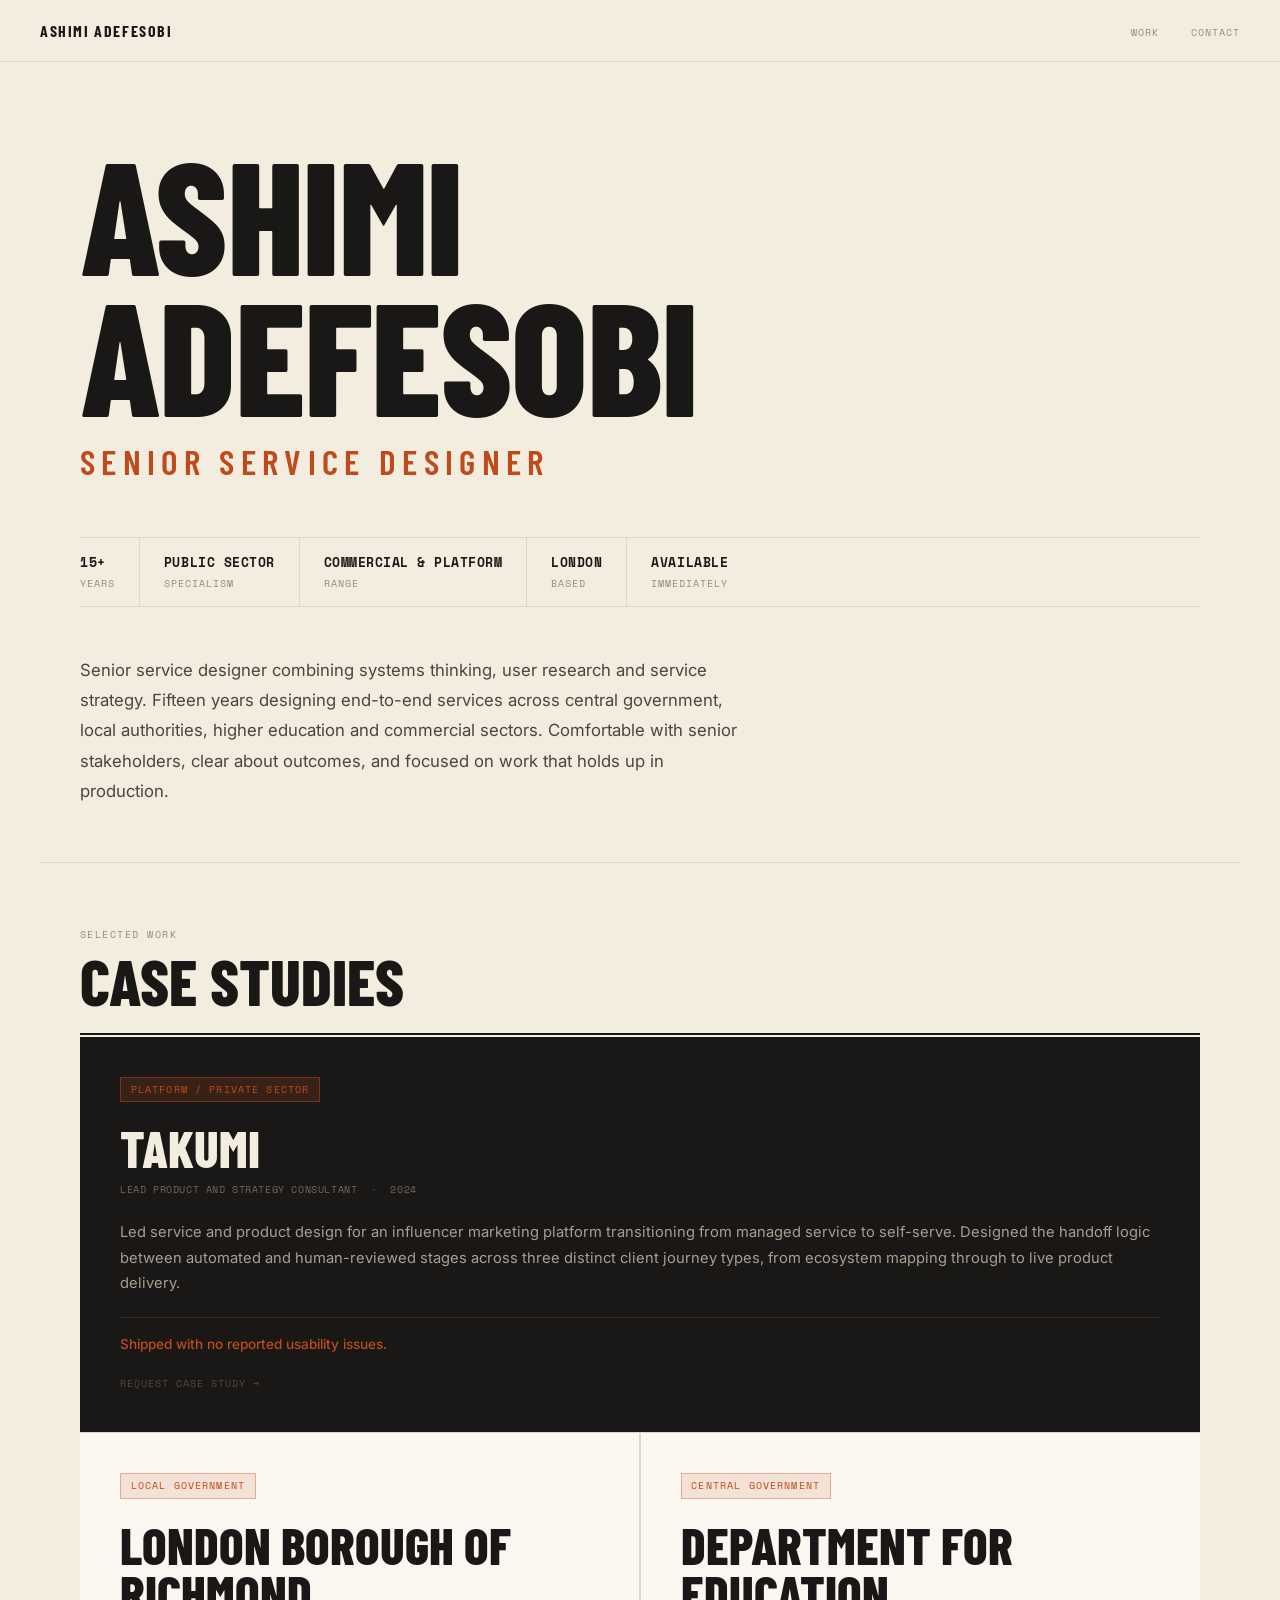
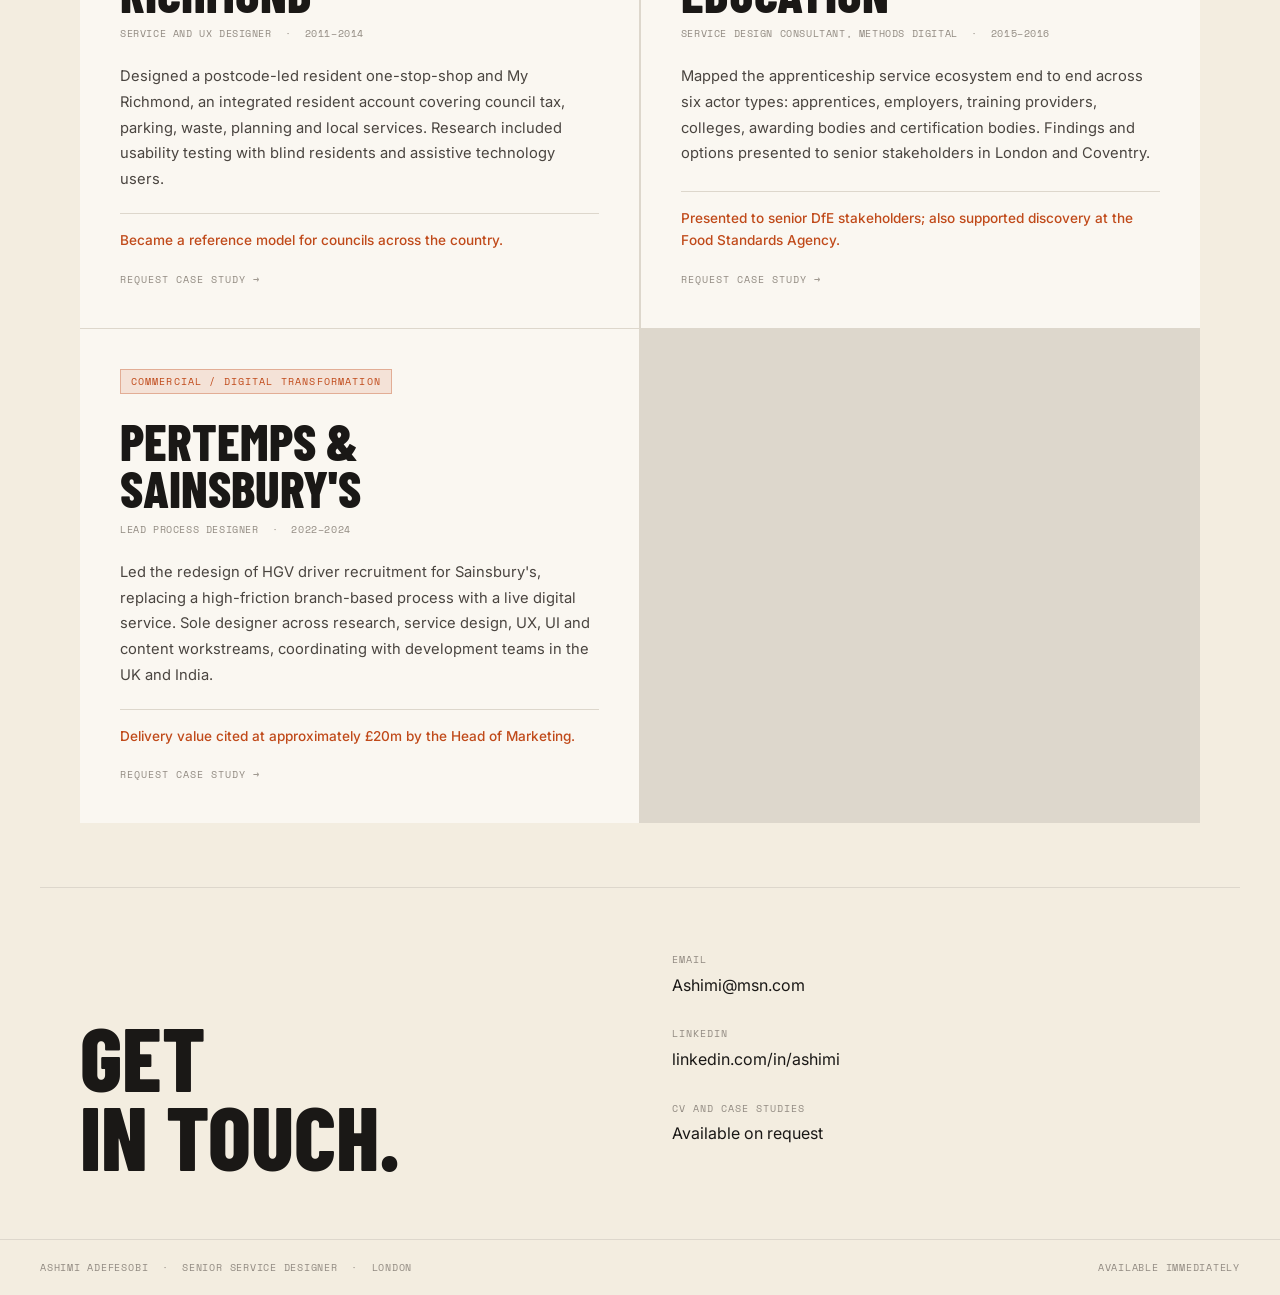
<file: index.html>
<!DOCTYPE html>
<html lang="en">
<head>
  <meta charset="UTF-8">
  <meta name="viewport" content="width=device-width, initial-scale=1.0">
  <title>Ashimi Adefesobi — Senior Service Designer</title>
  <meta name="description" content="Senior service designer with 15 years designing end-to-end public and commercial services. London.">
  <link rel="preconnect" href="https://fonts.googleapis.com">
  <link rel="preconnect" href="https://fonts.gstatic.com" crossorigin>
  <link href="https://fonts.googleapis.com/css2?family=Barlow+Condensed:wght@600;700;800&family=Inter:wght@400;500&family=Space+Mono:wght@400;700&display=swap" rel="stylesheet">
  <style>
    *, *::before, *::after { box-sizing: border-box; margin: 0; padding: 0; }

    :root {
      --cream:       #F3EDE0;
      --paper:       #FAF7F1;
      --black:       #1A1816;
      --mid:         #4A4540;
      --warm-grey:   #928B82;
      --border:      #DDD7CC;
      --accent:      #C04A1A;
      --accent-dim:  rgba(192, 74, 26, 0.12);
      --accent-bdr:  rgba(192, 74, 26, 0.35);
    }

    html { scroll-behavior: smooth; }

    body {
      font-family: 'Inter', sans-serif;
      background: var(--cream);
      color: var(--black);
      line-height: 1.6;
      -webkit-font-smoothing: antialiased;
    }

    /* ─── NAV ─────────────────────────────────────────── */
    nav {
      display: flex;
      justify-content: space-between;
      align-items: center;
      padding: 1.1rem 2.5rem;
      border-bottom: 1px solid var(--border);
      background: var(--cream);
      position: sticky;
      top: 0;
      z-index: 100;
    }

    .nav-name {
      font-family: 'Barlow Condensed', sans-serif;
      font-weight: 700;
      font-size: 1rem;
      letter-spacing: 0.1em;
      text-transform: uppercase;
      color: var(--black);
      text-decoration: none;
    }

    .nav-links {
      display: flex;
      gap: 2rem;
      list-style: none;
    }

    .nav-links a {
      font-family: 'Space Mono', monospace;
      font-size: 0.65rem;
      color: var(--warm-grey);
      text-decoration: none;
      text-transform: uppercase;
      letter-spacing: 0.1em;
      transition: color 0.15s;
    }

    .nav-links a:hover { color: var(--accent); }

    /* ─── HERO ────────────────────────────────────────── */
    .hero {
      padding: 5rem 2.5rem 3.5rem;
      max-width: 1200px;
      margin: 0 auto;
    }

    .hero-name {
      font-family: 'Barlow Condensed', sans-serif;
      font-weight: 800;
      font-size: clamp(4.5rem, 13vw, 10rem);
      line-height: 0.88;
      letter-spacing: -0.01em;
      text-transform: uppercase;
      color: var(--black);
      margin-bottom: 0.6rem;
    }

    .hero-title {
      font-family: 'Barlow Condensed', sans-serif;
      font-weight: 600;
      font-size: clamp(1.3rem, 2.8vw, 2.2rem);
      letter-spacing: 0.18em;
      text-transform: uppercase;
      color: var(--accent);
      margin-bottom: 3rem;
    }

    /* ─── META STRIP ──────────────────────────────────── */
    .meta-strip {
      display: flex;
      border-top: 1px solid var(--border);
      border-bottom: 1px solid var(--border);
      margin-bottom: 3rem;
      flex-wrap: wrap;
    }

    .meta-item {
      padding: 0.9rem 1.5rem;
      border-right: 1px solid var(--border);
      font-family: 'Space Mono', monospace;
      font-size: 0.62rem;
      text-transform: uppercase;
      letter-spacing: 0.1em;
      color: var(--warm-grey);
      white-space: nowrap;
    }

    .meta-item:first-child { padding-left: 0; }
    .meta-item:last-child  { border-right: none; }

    .meta-item strong {
      display: block;
      font-size: 0.8rem;
      color: var(--black);
      margin-bottom: 0.15rem;
      letter-spacing: 0.04em;
    }

    /* ─── PROFILE ─────────────────────────────────────── */
    .profile {
      max-width: 660px;
      font-size: 1.05rem;
      line-height: 1.8;
      color: var(--mid);
    }

    /* ─── SECTIONS ────────────────────────────────────── */
    .section {
      padding: 4rem 2.5rem;
      max-width: 1200px;
      margin: 0 auto;
    }

    hr.rule {
      border: none;
      border-top: 1px solid var(--border);
      margin: 0 2.5rem;
    }

    .section-label {
      font-family: 'Space Mono', monospace;
      font-size: 0.62rem;
      text-transform: uppercase;
      letter-spacing: 0.15em;
      color: var(--warm-grey);
      margin-bottom: 0.4rem;
    }

    .section-heading {
      font-family: 'Barlow Condensed', sans-serif;
      font-weight: 800;
      font-size: clamp(2.5rem, 5vw, 4.5rem);
      text-transform: uppercase;
      color: var(--black);
      line-height: 1;
      padding-bottom: 1.25rem;
      border-bottom: 2px solid var(--black);
      margin-bottom: 0;
    }

    /* ─── WORK GRID ───────────────────────────────────── */
    .work-grid {
      display: grid;
      grid-template-columns: 1fr 1fr;
      gap: 1.5px;
      background: var(--border);
      margin-top: 1.5px;
    }

    /* ─── CARDS ───────────────────────────────────────── */
    .card {
      background: var(--paper);
      padding: 2.5rem;
      display: flex;
      flex-direction: column;
      gap: 0;
    }

    .card.featured {
      grid-column: 1 / -1;
      background: var(--black);
    }

    .card-sector {
      display: inline-block;
      font-family: 'Space Mono', monospace;
      font-size: 0.6rem;
      text-transform: uppercase;
      letter-spacing: 0.12em;
      color: var(--accent);
      background: var(--accent-dim);
      border: 1px solid var(--accent-bdr);
      padding: 0.25rem 0.6rem;
      margin-bottom: 1.4rem;
      align-self: flex-start;
    }

    .card.featured .card-sector {
      background: rgba(192, 74, 26, 0.18);
      border-color: rgba(192, 74, 26, 0.45);
    }

    .card-client {
      font-family: 'Barlow Condensed', sans-serif;
      font-weight: 800;
      font-size: clamp(2rem, 4vw, 3.2rem);
      text-transform: uppercase;
      line-height: 0.93;
      color: var(--black);
      margin-bottom: 0.6rem;
    }

    .card.featured .card-client { color: #F3EDE0; }

    .card-meta {
      font-family: 'Space Mono', monospace;
      font-size: 0.62rem;
      color: var(--warm-grey);
      text-transform: uppercase;
      letter-spacing: 0.06em;
      margin-bottom: 1.4rem;
    }

    .card.featured .card-meta { color: #706860; }

    .card-desc {
      font-size: 0.92rem;
      line-height: 1.75;
      color: var(--mid);
      flex: 1;
      margin-bottom: 1.25rem;
    }

    .card.featured .card-desc { color: #A89E92; }

    .card-outcome {
      font-size: 0.85rem;
      color: var(--accent);
      font-weight: 500;
      padding-top: 1rem;
      border-top: 1px solid var(--border);
      margin-bottom: 1.25rem;
    }

    .card.featured .card-outcome { border-top-color: #2E2B28; }

    .card-cta {
      font-family: 'Space Mono', monospace;
      font-size: 0.62rem;
      text-transform: uppercase;
      letter-spacing: 0.1em;
      color: var(--warm-grey);
      text-decoration: none;
      align-self: flex-start;
      transition: color 0.15s;
    }

    .card-cta:hover { color: var(--accent); }
    .card.featured .card-cta { color: #504840; }
    .card.featured .card-cta:hover { color: var(--accent); }

    /* ─── CONTACT ─────────────────────────────────────── */
    .contact {
      padding: 4rem 2.5rem;
      max-width: 1200px;
      margin: 0 auto;
    }

    .contact-grid {
      display: grid;
      grid-template-columns: 1fr 1fr;
      gap: 4rem;
      align-items: end;
    }

    .contact-heading {
      font-family: 'Barlow Condensed', sans-serif;
      font-weight: 800;
      font-size: clamp(3rem, 7vw, 6rem);
      text-transform: uppercase;
      line-height: 0.88;
      color: var(--black);
    }

    .contact-detail {
      font-family: 'Space Mono', monospace;
      font-size: 0.62rem;
      color: var(--warm-grey);
      text-transform: uppercase;
      letter-spacing: 0.1em;
      margin-bottom: 0.3rem;
    }

    .contact-value {
      font-size: 1rem;
      color: var(--black);
      text-decoration: none;
      display: block;
      margin-bottom: 1.75rem;
      transition: color 0.15s;
    }

    .contact-value:hover { color: var(--accent); }

    /* ─── FOOTER ──────────────────────────────────────── */
    footer {
      border-top: 1px solid var(--border);
      padding: 1.25rem 2.5rem;
      display: flex;
      justify-content: space-between;
      align-items: center;
    }

    .footer-text {
      font-family: 'Space Mono', monospace;
      font-size: 0.6rem;
      color: var(--warm-grey);
      text-transform: uppercase;
      letter-spacing: 0.08em;
    }

    /* ─── RESPONSIVE ──────────────────────────────────── */
    @media (max-width: 720px) {
      nav    { padding: 1rem 1.25rem; }
      .hero  { padding: 3rem 1.25rem 2.5rem; }
      .section  { padding: 2.5rem 1.25rem; }
      .contact  { padding: 2.5rem 1.25rem; }
      hr.rule   { margin: 0 1.25rem; }
      footer    { padding: 1.25rem; flex-direction: column; gap: 0.4rem; text-align: center; }

      .meta-strip { flex-direction: column; }
      .meta-item  { border-right: none; border-bottom: 1px solid var(--border); padding-left: 0; }
      .meta-item:last-child { border-bottom: none; }

      .work-grid { grid-template-columns: 1fr; }
      .card.featured { grid-column: 1; }

      .contact-grid { grid-template-columns: 1fr; gap: 2.5rem; }
    }
  </style>
</head>
<body>

  <!-- NAV -->
  <nav>
    <a href="#" class="nav-name">Ashimi Adefesobi</a>
    <ul class="nav-links">
      <li><a href="#work">Work</a></li>
      <li><a href="#contact">Contact</a></li>
    </ul>
  </nav>

  <!-- HERO -->
  <header class="hero">
    <h1 class="hero-name">Ashimi<br>Adefesobi</h1>
    <p class="hero-title">Senior Service Designer</p>

    <div class="meta-strip">
      <div class="meta-item"><strong>15+</strong>Years</div>
      <div class="meta-item"><strong>Public Sector</strong>Specialism</div>
      <div class="meta-item"><strong>Commercial &amp; Platform</strong>Range</div>
      <div class="meta-item"><strong>London</strong>Based</div>
      <div class="meta-item"><strong>Available</strong>Immediately</div>
    </div>

    <p class="profile">
      Senior service designer combining systems thinking, user research and service strategy. Fifteen years designing end-to-end services across central government, local authorities, higher education and commercial sectors. Comfortable with senior stakeholders, clear about outcomes, and focused on work that holds up in production.
    </p>
  </header>

  <hr class="rule">

  <!-- WORK -->
  <section class="section" id="work">
    <p class="section-label">Selected work</p>
    <h2 class="section-heading">Case Studies</h2>

    <div class="work-grid">

      <article class="card featured">
        <span class="card-sector">Platform / Private Sector</span>
        <h3 class="card-client">Takumi</h3>
        <p class="card-meta">Lead Product and Strategy Consultant &nbsp;&middot;&nbsp; 2024</p>
        <p class="card-desc">
          Led service and product design for an influencer marketing platform transitioning from managed service to self-serve. Designed the handoff logic between automated and human-reviewed stages across three distinct client journey types, from ecosystem mapping through to live product delivery.
        </p>
        <p class="card-outcome">Shipped with no reported usability issues.</p>
        <a href="mailto:Ashimi@msn.com?subject=Takumi case study" class="card-cta">Request case study &rarr;</a>
      </article>

      <article class="card">
        <span class="card-sector">Local Government</span>
        <h3 class="card-client">London Borough of Richmond</h3>
        <p class="card-meta">Service and UX Designer &nbsp;&middot;&nbsp; 2011&ndash;2014</p>
        <p class="card-desc">
          Designed a postcode-led resident one-stop-shop and My Richmond, an integrated resident account covering council tax, parking, waste, planning and local services. Research included usability testing with blind residents and assistive technology users.
        </p>
        <p class="card-outcome">Became a reference model for councils across the country.</p>
        <a href="mailto:Ashimi@msn.com?subject=Richmond case study" class="card-cta">Request case study &rarr;</a>
      </article>

      <article class="card">
        <span class="card-sector">Central Government</span>
        <h3 class="card-client">Department for Education</h3>
        <p class="card-meta">Service Design Consultant, Methods Digital &nbsp;&middot;&nbsp; 2015&ndash;2016</p>
        <p class="card-desc">
          Mapped the apprenticeship service ecosystem end to end across six actor types: apprentices, employers, training providers, colleges, awarding bodies and certification bodies. Findings and options presented to senior stakeholders in London and Coventry.
        </p>
        <p class="card-outcome">Presented to senior DfE stakeholders; also supported discovery at the Food Standards Agency.</p>
        <a href="mailto:Ashimi@msn.com?subject=DfE case study" class="card-cta">Request case study &rarr;</a>
      </article>

      <article class="card">
        <span class="card-sector">Commercial / Digital Transformation</span>
        <h3 class="card-client">Pertemps &amp; Sainsbury's</h3>
        <p class="card-meta">Lead Process Designer &nbsp;&middot;&nbsp; 2022&ndash;2024</p>
        <p class="card-desc">
          Led the redesign of HGV driver recruitment for Sainsbury's, replacing a high-friction branch-based process with a live digital service. Sole designer across research, service design, UX, UI and content workstreams, coordinating with development teams in the UK and India.
        </p>
        <p class="card-outcome">Delivery value cited at approximately &pound;20m by the Head of Marketing.</p>
        <a href="mailto:Ashimi@msn.com?subject=Pertemps case study" class="card-cta">Request case study &rarr;</a>
      </article>

    </div>
  </section>

  <hr class="rule">

  <!-- CONTACT -->
  <section class="contact" id="contact">
    <div class="contact-grid">
      <div>
        <h2 class="contact-heading">Get<br>in touch.</h2>
      </div>
      <div>
        <p class="contact-detail">Email</p>
        <a href="mailto:Ashimi@msn.com" class="contact-value">Ashimi@msn.com</a>

        <p class="contact-detail">LinkedIn</p>
        <a href="https://linkedin.com/in/ashimi" class="contact-value" target="_blank" rel="noopener noreferrer">linkedin.com/in/ashimi</a>

        <p class="contact-detail">CV and case studies</p>
        <a href="mailto:Ashimi@msn.com?subject=CV request" class="contact-value">Available on request</a>
      </div>
    </div>
  </section>

  <!-- FOOTER -->
  <footer>
    <span class="footer-text">Ashimi Adefesobi &nbsp;&middot;&nbsp; Senior Service Designer &nbsp;&middot;&nbsp; London</span>
    <span class="footer-text">Available immediately</span>
  </footer>

</body>
</html>
</file>
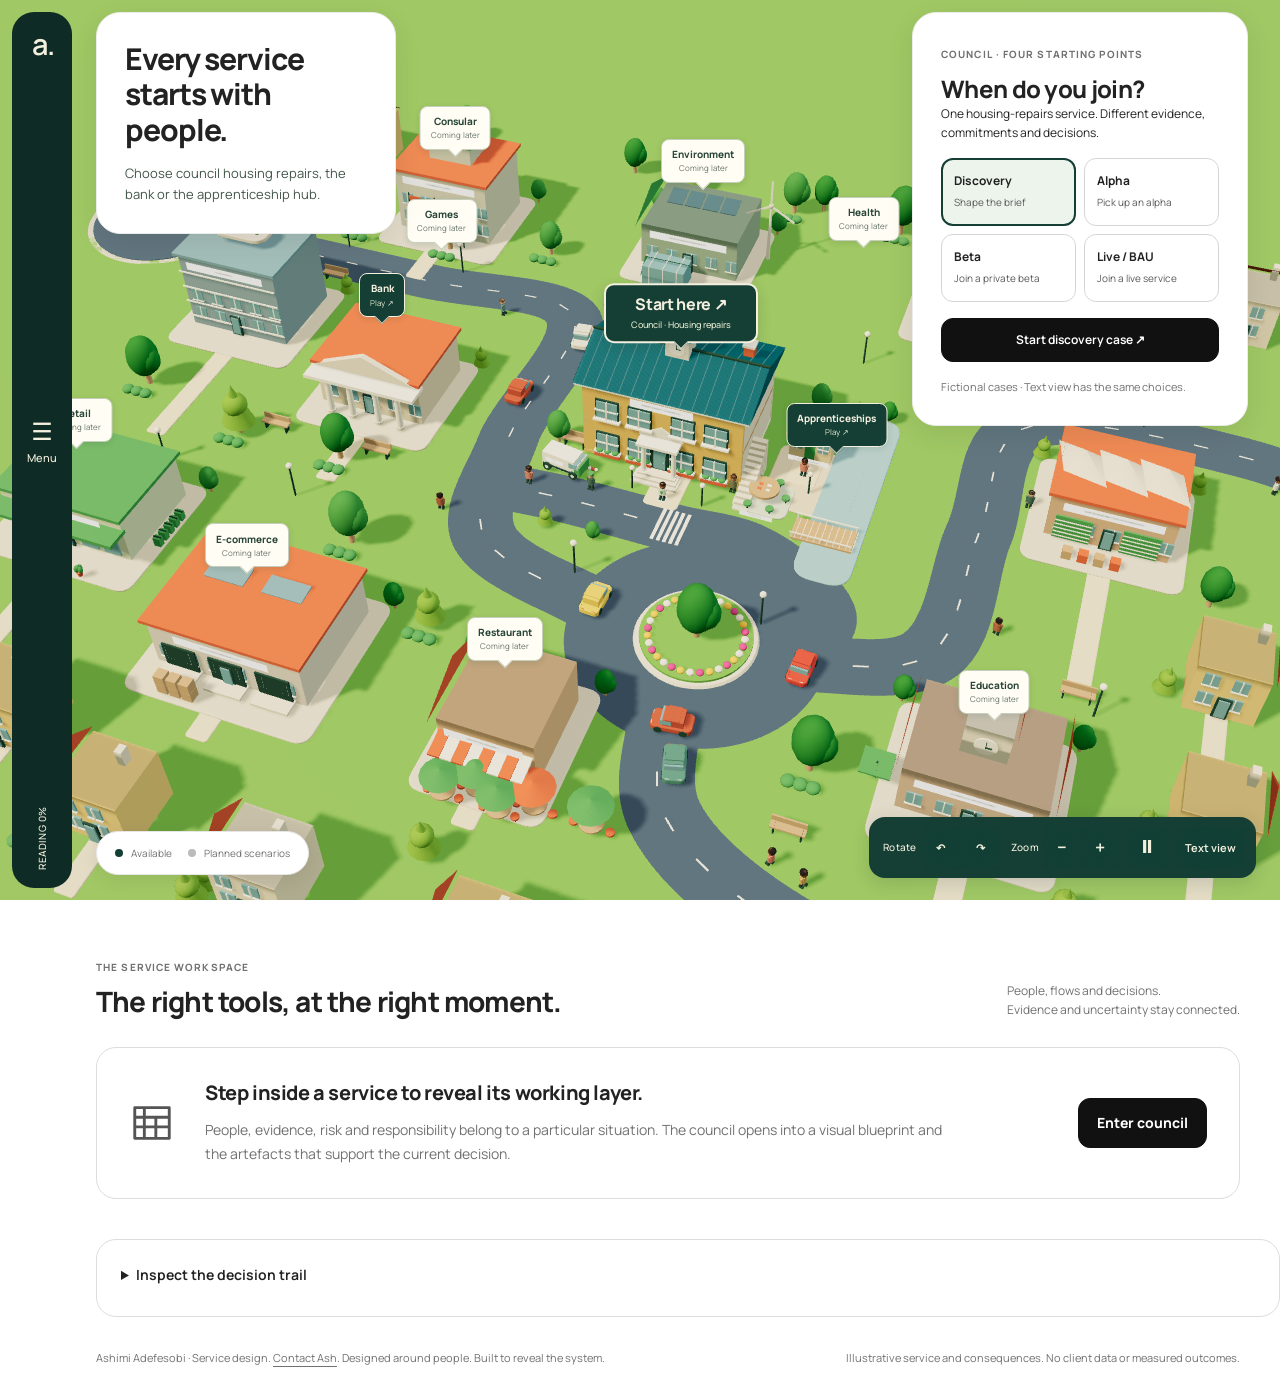
<file: public/service-simulator/council-playable/index.html>
<!doctype html>
<html lang="en">
<head>
  <meta charset="utf-8">
  <meta name="viewport" content="width=device-width, initial-scale=1, viewport-fit=cover">
  <meta name="theme-color" content="#f4f6fb">
  <title>Ashimi Adefesobi | Inside the service</title>
  <meta name="description" content="Explore a service design simulation by Ashimi Adefesobi. Meet the people, trace the information and investigate a council housing repair service.">
  <link rel="stylesheet" href="./service-palette.css?v=black-actions-20261106">
  <link rel="stylesheet" href="./styles.css">
  <link rel="stylesheet" href="./world-layout.css">
  <link id="panel-theme" rel="stylesheet" href="./panel-style.css">
  <link rel="stylesheet" href="./blueprint.css">
  <link rel="stylesheet" href="./practice.css">
  <link rel="stylesheet" href="./living-town.css">
  <link rel="stylesheet" href="./interface.css?v=black-actions-20261106">
  <link rel="stylesheet" href="./emotion-portraits.css">
  <link rel="stylesheet" href="./case-history.css?v=contact-story-20261105-r3">
  <link rel="stylesheet" href="./operating-view.css?v=operating-20261105-r4">
  <link rel="stylesheet" href="./entry-points.css?v=black-actions-20261106">
  <link rel="stylesheet" href="./portfolio-nav.css?v=0.1.1">
  <link rel="stylesheet" href="./map-wayfinding.css?v=0.1.0">
  <link rel="stylesheet" href="./mobile-world-sheet.css?v=0.1.0">
  <link rel="stylesheet" href="./conversation.css?v=0.1.0">
  <script>if(new URLSearchParams(location.search).get('theme')==='map-v1')document.querySelector('#panel-theme').remove();</script>
</head>
<body class="world-layout" data-mode="map" data-panel="people">
  <a class="skip" href="#decision">Skip to the current decision</a>
  <header class="portfolio-rail" aria-label="Portfolio navigation">
    <div class="portfolio-reading-fill" aria-hidden="true"></div>
    <a class="portfolio-brand" href="#world-stage" aria-label="Ashimi, back to the world">a.</a>
    <button id="portfolio-menu-toggle" type="button" aria-haspopup="dialog" aria-controls="portfolio-menu" aria-expanded="false"><span aria-hidden="true">☰</span><span>Menu</span></button>
    <span class="portfolio-reading" aria-label="Page reading progress">Reading <span id="portfolio-reading-value">0%</span></span>
  </header>
  <dialog id="portfolio-menu" aria-labelledby="portfolio-menu-title">
    <div class="portfolio-menu-top"><span id="portfolio-menu-title">ASHIMI ADEFESOBI</span><button id="portfolio-menu-close" type="button" aria-label="Close menu">×</button></div>
    <nav class="portfolio-menu-links" aria-label="Explore the portfolio">
      <button type="button" data-nav-view="work" aria-expanded="true">Work <span aria-hidden="true">↗</span></button>
      <button type="button" data-nav-view="about" aria-expanded="false">About me</button>
      <button type="button" data-nav-view="approach" aria-expanded="false">My approach</button>
      <a href="/questions/">FAQs &amp; interviews</a>
      <a href="/scenarios/">Scenarios</a>
      <a href="mailto:ashimi.design@gmail.com?subject=CV%20request">CV <span class="portfolio-nav-note">on request</span></a>
      <a href="mailto:ashimi.design@gmail.com">Contact</a>
    </nav>
    <section id="portfolio-nav-work" class="portfolio-nav-detail" aria-label="Selected work">
      <a href="/takumi.html">Takumi <span>Service design · platform</span></a>
      <a href="/Richmond_Case_Study.html">Richmond <span>Council services</span></a>
      <a href="/work/apprenticeships/">Apprenticeships <span>Department for Education</span></a>
      <a href="/work/recruitment/">Recruitment operations <span>Pertemps</span></a>
      <a href="/council-sites.html">Council websites <span>Selected work</span></a>
      <button type="button" id="portfolio-return-world">Explore the service world <span aria-hidden="true">↗</span></button>
    </section>
    <section id="portfolio-nav-about" class="portfolio-nav-detail" aria-label="About Ash" hidden><h2>The designer in this world.</h2><p>I’m Ashimi Adefesobi, a Senior / Lead Service Designer based in London. My work spans public services, financial services, higher education and commercial organisations.</p><p>This world is a way into my practice. The case studies show the work behind it.</p></section>
    <section id="portfolio-nav-approach" class="portfolio-nav-detail" aria-label="How Ash works" hidden><h2>Understand people. Make the service visible.</h2><p>I look across the experience and the organisation delivering it: people, policy, processes, technology and the handoffs between them.</p><p>I bring those perspectives together, test ideas and use the evidence to decide what should change.</p></section>
    <div class="portfolio-menu-bottom"><a href="#evidence-title" id="portfolio-workspace-link">Service workspace ↓</a><div id="portfolio-restart-slot"></div><span>SERVICE DESIGNER · LONDON</span></div>
  </dialog>
  <main>
    <section id="world-stage" class="world-stage" aria-label="Explore the service-design world">
      <div id="world" class="world" aria-label="A map of eleven fictional organisation types. Council housing repairs, banking and apprenticeships are playable."><p id="world-loading" class="world-loading">Preparing the neighbourhood…</p></div>
      <header class="masthead">
        <a class="identity" href="#world-stage"><span class="identity-mark" aria-hidden="true">a.</span><span>ASHIMI<span class="identity-caption">INSIDE THE SERVICE</span></span></a>
        <nav aria-label="Portfolio navigation"><a href="#evidence-title">Service workspace <span aria-hidden="true">↓</span></a><a href="/portfolio.html" target="_blank" rel="noopener">Previous portfolio <span aria-hidden="true">↗</span></a><button id="restart" class="text-button">Start again</button></nav>
      </header>
      <div class="mobile-case-top">
        <div class="mobile-case-bar">
          <button type="button" id="mobile-context-toggle" class="mobile-case-context" aria-controls="world-sheet-content" aria-expanded="false">
            <span>Context</span>
            <span id="mobile-case-stage"></span>
            <span class="mobile-speaker-chevron" aria-hidden="true"></span>
          </button>
          <div class="mobile-speakers">
            <div id="mobile-contact-shortcuts" role="group" aria-label="Other introduced contacts" hidden></div>
            <button type="button" id="mobile-speaker" aria-controls="mobile-conversation-content" aria-expanded="false" aria-describedby="mobile-speaker-role">
              <span class="person-portrait" aria-hidden="true"></span>
              <span class="mobile-speaker-copy"><strong id="mobile-speaker-name">Sam</strong><small id="mobile-speaker-role">Service sponsor</small></span>
              <span class="mobile-speaker-chevron" aria-hidden="true"></span>
            </button>
          </div>
        </div>
        <div class="mobile-conversation-panel" hidden>
          <div id="mobile-conversation-content" role="region" aria-label="Conversation" tabindex="0"></div>
          <p id="mobile-conversation-scroll-hint" hidden>Scroll for more <span aria-hidden="true">↓</span></p>
        </div>
      </div>
      <div class="world-sheet" data-stop="collapsed">
        <div class="world-sheet-header">
          <button type="button" id="world-sheet-toggle" aria-controls="world-sheet-content" aria-expanded="false" aria-describedby="world-sheet-instructions">
            <span class="world-sheet-grip" aria-hidden="true"></span>
            <span class="world-sheet-map-title">Explore the council</span>
            <span class="world-sheet-decision-title">Your decision</span>
            <span class="world-sheet-chevron" aria-hidden="true"></span>
          </button>
          <span id="world-sheet-instructions" hidden>Tap or drag the handle, or use the up and down arrows, to adjust the panel height.</span>
          <button type="button" id="mobile-decision-link" aria-controls="mobile-decision-content" aria-expanded="false">Your decision <span class="mobile-speaker-chevron" aria-hidden="true"></span></button>
        </div>
        <div id="world-sheet-content">
          <section class="mobile-context-summary" aria-labelledby="mobile-case-title">
            <h2 id="mobile-case-title"></h2>
            <p id="mobile-case-reason"></p>
            <a id="mobile-context-notes" class="reference-link" href="#assignment">Working notes ↓</a>
          </section>
          <section class="intro" aria-labelledby="page-title">
            <p class="eyebrow"><span class="small-dot"></span> A WORLD OF SERVICES</p>
            <h1 id="page-title">Every service starts with people.</h1>
            <p id="world-hint">Start with the council’s housing-repairs service. The other buildings show where this world will grow.</p>
            <span class="map-availability"><span class="small-dot"></span>Three playable services</span>
          </section>
          <div id="map-organisations" class="map-organisations" aria-label="Organisation map, textual alternative"></div>
          <div class="world-conversation-contacts">
            <h2 class="mobile-conversation-heading">People</h2>
            <div id="people-strip" class="people-strip" aria-label="People in this service"></div>
          </div>
          <aside class="right-column" aria-label="Contextual game panel">
            <div class="hud-tabs" role="group" aria-label="Game panel"><button id="tab-people" aria-pressed="true">Conversation</button><button id="tab-decision" aria-pressed="false">Your decision <span id="decision-count">01/06</span></button></div>
            <section id="conversation" class="conversation card" aria-labelledby="conversation-title" tabindex="-1"></section>
            <div id="world-decision-area">
              <h2 class="mobile-decision-heading">Your decision</h2>
              <section id="decision" class="decision card" aria-labelledby="decision-title" tabindex="-1"></section>
            </div>
          </aside>
          <aside class="council-tools" aria-label="Assignment and workshop">
            <div class="scene-top"><div><span class="eyebrow">NORTHBOROUGH · HOUSING REPAIRS</span><h2 id="scene-title">Inside the council</h2></div><span class="scene-status" id="world-status">Your first day</span></div>
            <div class="journey-strip" id="progress" aria-label="Your progress"></div>
            <section id="workshop-panel" class="workshop-panel card" aria-label="Workshop participation"></section>
          </aside>
          <button id="blueprint-world-launch" class="blueprint-world-launch"><svg viewBox="0 0 24 24" fill="none" stroke="currentColor" stroke-width="1.5" aria-hidden="true"><path d="M3 4h18v16H3zM3 9h18M8 4v16M14 9v11M3 14h18"/></svg><span>Open service blueprint</span><span aria-hidden="true">↗</span></button>
        </div>
        <div id="mobile-decision-content" hidden>
          <div id="mobile-decision-journey"></div>
        </div>
      </div>
      <div class="scene-bottom"><div class="scene-controls" role="group" aria-label="View controls"><div class="view-rotate" role="group" aria-label="Rotate the world"><span class="view-control-label">Rotate</span><button id="rotate-left" aria-label="Rotate world left">↶</button><button id="rotate-right" aria-label="Rotate world right">↷</button></div><button id="view-toggle" aria-pressed="false">Enter council</button><button id="text-toggle" aria-pressed="false">Text view</button></div></div>
      <div id="map-key" class="map-key"><span class="key-open"></span>Available <span class="key-planned"></span>Planned scenarios</div>
    </section>
    <section class="evidence-section" aria-labelledby="evidence-title">
      <div class="section-heading"><div><p class="eyebrow">THE SERVICE WORKSPACE</p><h2 id="evidence-title">Make the service visible.</h2></div><p>People, flows and decisions.<br>Evidence and uncertainty stay connected.</p></div>
      <section id="assignment" class="assignment card" tabindex="-1" aria-label="Arrival and working brief" hidden></section>
      <div id="artefacts" class="practice-layout"></div>
    </section>
    <section id="debrief" class="debrief" aria-labelledby="debrief-title" tabindex="-1" hidden></section>
    <details id="reviewer" class="reviewer card"><summary>Inspect the decision trail</summary><div id="trail"></div></details>
    <footer><span>Ashimi Adefesobi · Service design. <a href="mailto:ashimi.design@gmail.com">Contact Ash</a>. Designed around people. Built to reveal the system.</span><span>Illustrative service and consequences. No client data or measured outcomes.</span></footer>
  </main>
  <div id="announcement" class="sr-only" role="status" aria-live="polite"></div>
  <noscript><p class="noscript">This playable prototype needs JavaScript. The fictional brief: a council repair is complete, but contractor confirmation does not reach the adviser and nobody owns the resident update. Investigate the information and responsibility gaps separately. <a href="/portfolio.html">Read the previous portfolio.</a></p></noscript>
  <script type="module" src="./app.js?v=0.1.0"></script>
</body>
</html>
</file>
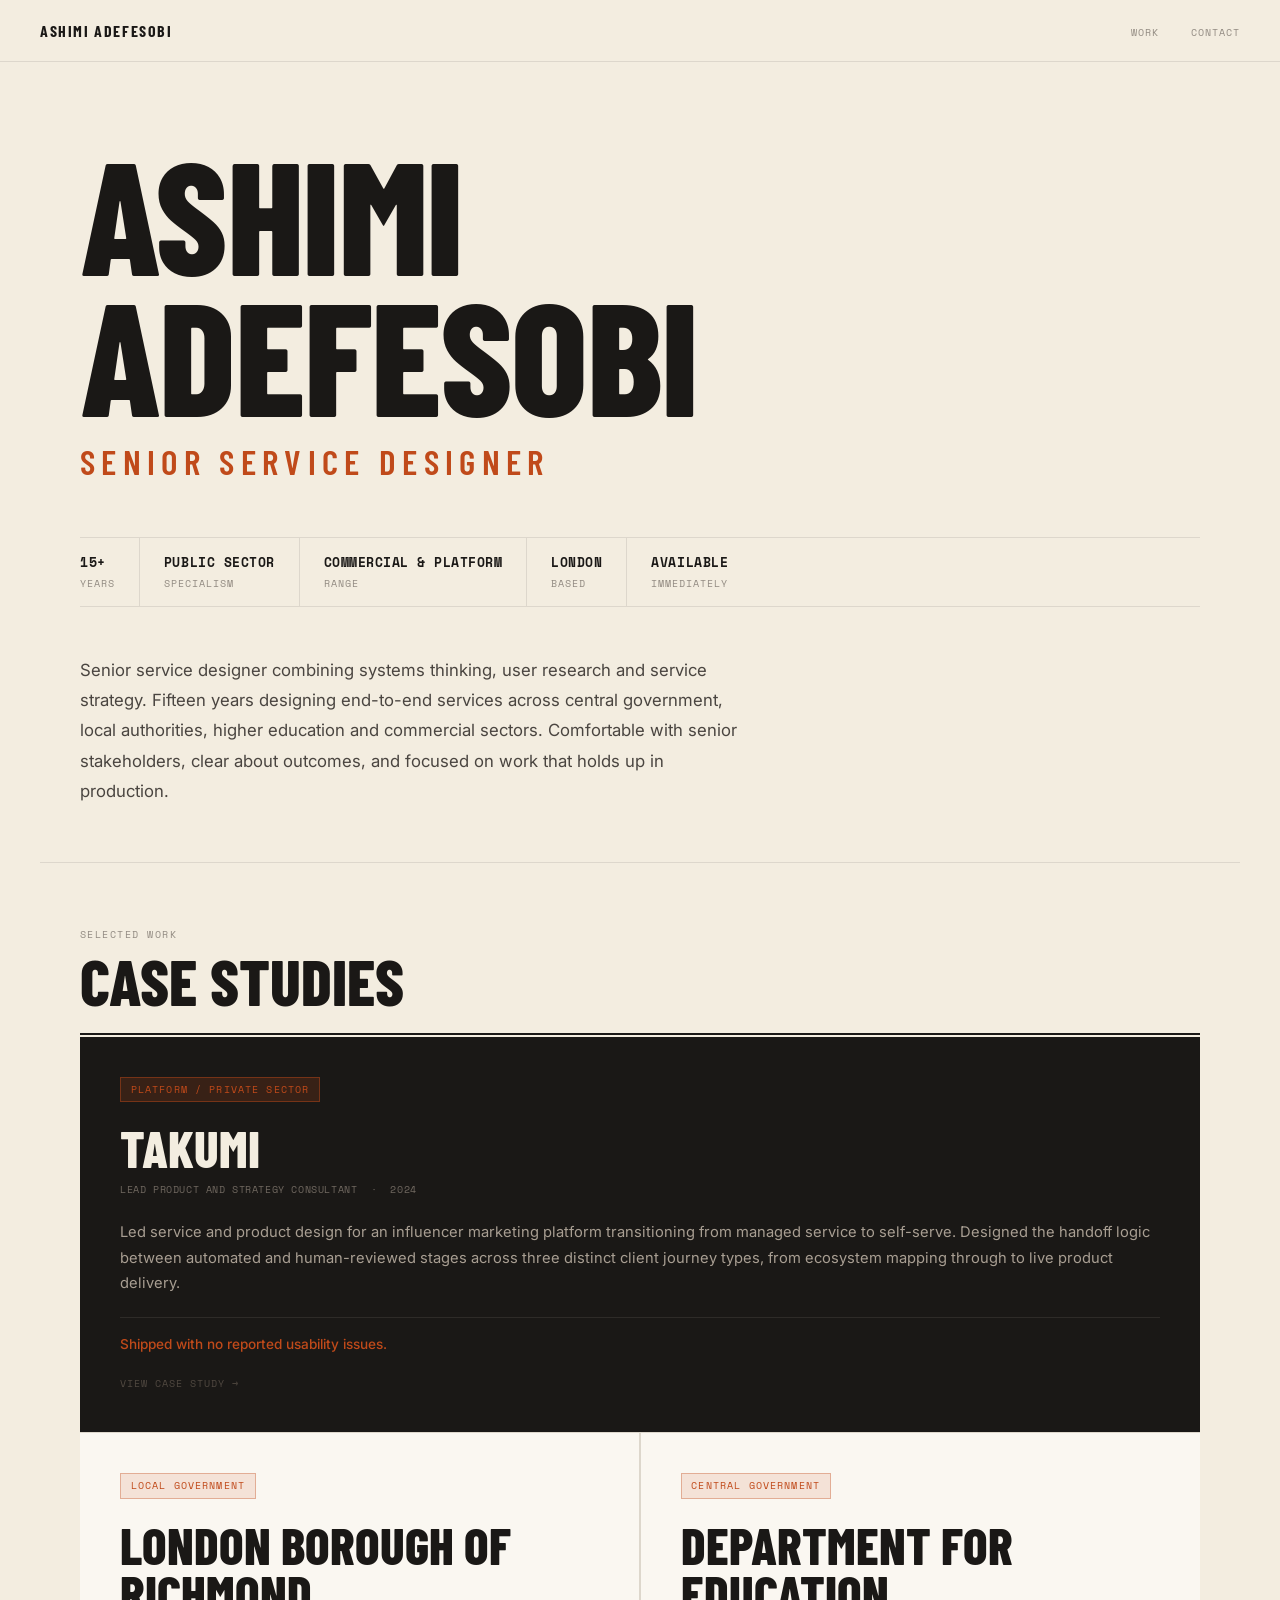
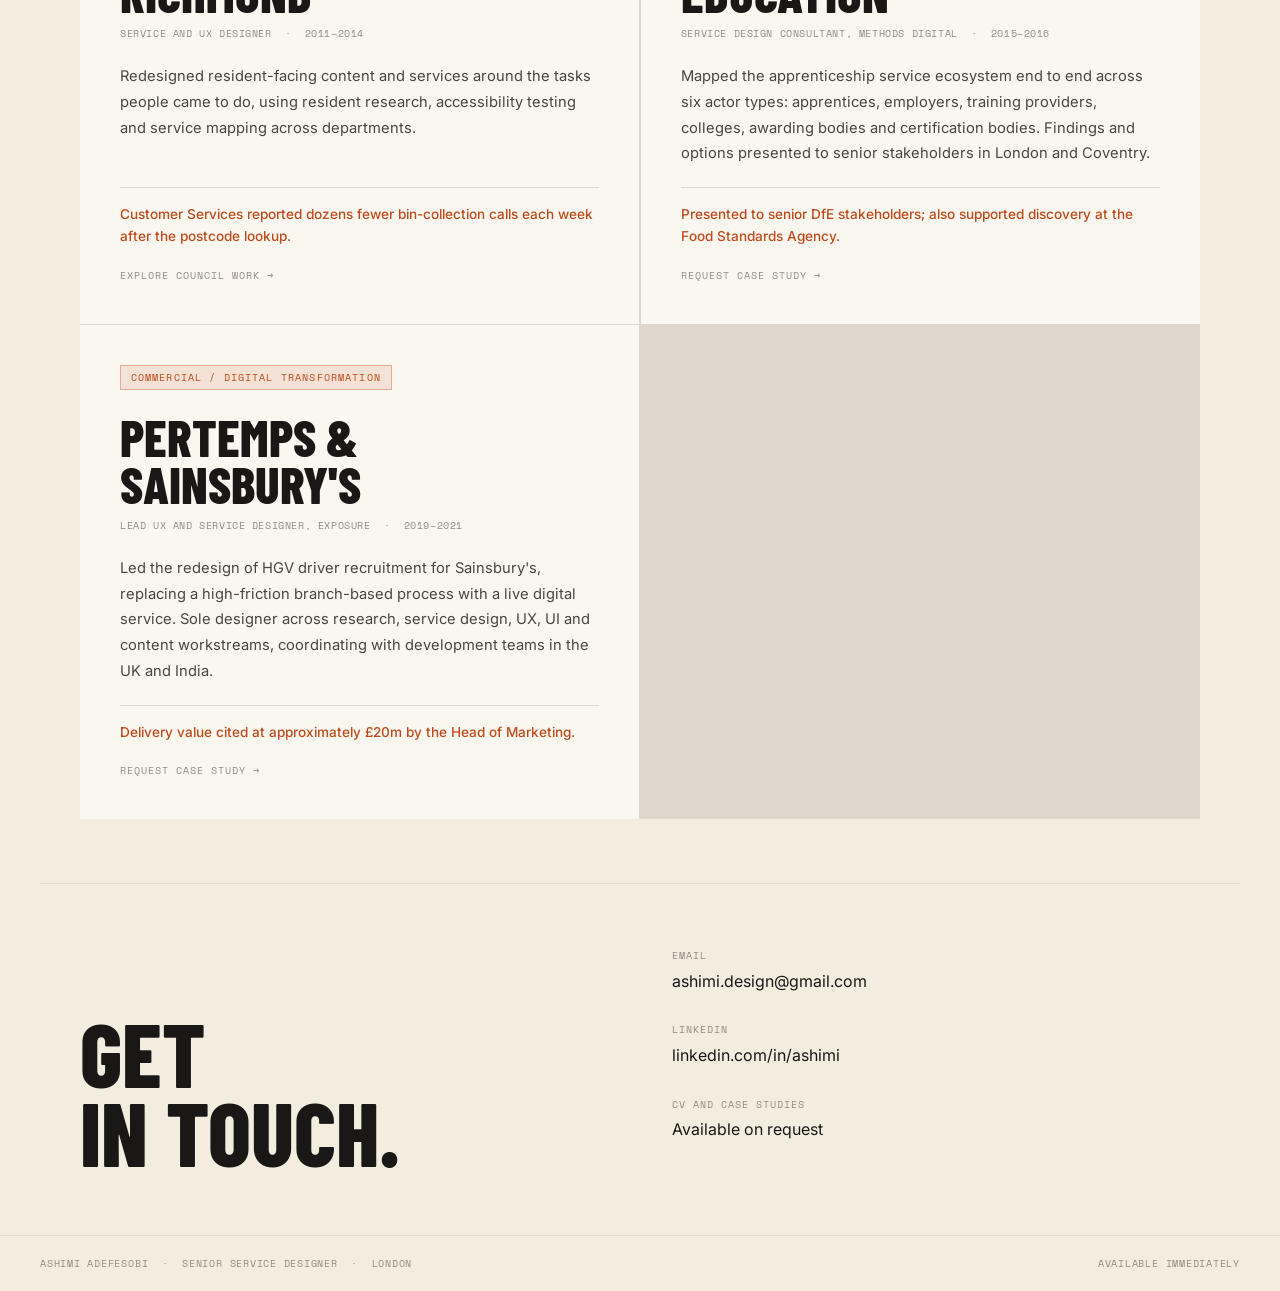
<file: public/portfolio.html>
<!DOCTYPE html>
<html lang="en">
<head>
  <meta charset="UTF-8">
  <meta name="viewport" content="width=device-width, initial-scale=1.0">
  <title>Ashimi Adefesobi — Senior Service Designer</title>
  <meta name="description" content="Senior service designer with 15 years designing end-to-end public and commercial services. London.">
  <link rel="preconnect" href="https://fonts.googleapis.com">
  <link rel="preconnect" href="https://fonts.gstatic.com" crossorigin>
  <link href="https://fonts.googleapis.com/css2?family=Barlow+Condensed:wght@600;700;800&family=Inter:wght@400;500&family=Space+Mono:wght@400;700&display=swap" rel="stylesheet">
  <style>
    *, *::before, *::after { box-sizing: border-box; margin: 0; padding: 0; }

    :root {
      --cream:       #F3EDE0;
      --paper:       #FAF7F1;
      --black:       #1A1816;
      --mid:         #4A4540;
      --warm-grey:   #928B82;
      --border:      #DDD7CC;
      --accent:      #C04A1A;
      --accent-dim:  rgba(192, 74, 26, 0.12);
      --accent-bdr:  rgba(192, 74, 26, 0.35);
    }

    html { scroll-behavior: smooth; }

    body {
      font-family: 'Inter', sans-serif;
      background: var(--cream);
      color: var(--black);
      line-height: 1.6;
      -webkit-font-smoothing: antialiased;
    }

    /* ─── NAV ─────────────────────────────────────────── */
    nav {
      display: flex;
      justify-content: space-between;
      align-items: center;
      padding: 1.1rem 2.5rem;
      border-bottom: 1px solid var(--border);
      background: var(--cream);
      position: sticky;
      top: 0;
      z-index: 100;
    }

    .nav-name {
      font-family: 'Barlow Condensed', sans-serif;
      font-weight: 700;
      font-size: 1rem;
      letter-spacing: 0.1em;
      text-transform: uppercase;
      color: var(--black);
      text-decoration: none;
    }

    .nav-links {
      display: flex;
      gap: 2rem;
      list-style: none;
    }

    .nav-links a {
      font-family: 'Space Mono', monospace;
      font-size: 0.65rem;
      color: var(--warm-grey);
      text-decoration: none;
      text-transform: uppercase;
      letter-spacing: 0.1em;
      transition: color 0.15s;
    }

    .nav-links a:hover { color: var(--accent); }

    /* ─── HERO ────────────────────────────────────────── */
    .hero {
      padding: 5rem 2.5rem 3.5rem;
      max-width: 1200px;
      margin: 0 auto;
    }

    .hero-name {
      font-family: 'Barlow Condensed', sans-serif;
      font-weight: 800;
      font-size: clamp(4.5rem, 13vw, 10rem);
      line-height: 0.88;
      letter-spacing: -0.01em;
      text-transform: uppercase;
      color: var(--black);
      margin-bottom: 0.6rem;
    }

    .hero-title {
      font-family: 'Barlow Condensed', sans-serif;
      font-weight: 600;
      font-size: clamp(1.3rem, 2.8vw, 2.2rem);
      letter-spacing: 0.18em;
      text-transform: uppercase;
      color: var(--accent);
      margin-bottom: 3rem;
    }

    /* ─── META STRIP ──────────────────────────────────── */
    .meta-strip {
      display: flex;
      border-top: 1px solid var(--border);
      border-bottom: 1px solid var(--border);
      margin-bottom: 3rem;
      flex-wrap: wrap;
    }

    .meta-item {
      padding: 0.9rem 1.5rem;
      border-right: 1px solid var(--border);
      font-family: 'Space Mono', monospace;
      font-size: 0.62rem;
      text-transform: uppercase;
      letter-spacing: 0.1em;
      color: var(--warm-grey);
      white-space: nowrap;
    }

    .meta-item:first-child { padding-left: 0; }
    .meta-item:last-child  { border-right: none; }

    .meta-item strong {
      display: block;
      font-size: 0.8rem;
      color: var(--black);
      margin-bottom: 0.15rem;
      letter-spacing: 0.04em;
    }

    /* ─── PROFILE ─────────────────────────────────────── */
    .profile {
      max-width: 660px;
      font-size: 1.05rem;
      line-height: 1.8;
      color: var(--mid);
    }

    /* ─── SECTIONS ────────────────────────────────────── */
    .section {
      padding: 4rem 2.5rem;
      max-width: 1200px;
      margin: 0 auto;
    }

    hr.rule {
      border: none;
      border-top: 1px solid var(--border);
      margin: 0 2.5rem;
    }

    .section-label {
      font-family: 'Space Mono', monospace;
      font-size: 0.62rem;
      text-transform: uppercase;
      letter-spacing: 0.15em;
      color: var(--warm-grey);
      margin-bottom: 0.4rem;
    }

    .section-heading {
      font-family: 'Barlow Condensed', sans-serif;
      font-weight: 800;
      font-size: clamp(2.5rem, 5vw, 4.5rem);
      text-transform: uppercase;
      color: var(--black);
      line-height: 1;
      padding-bottom: 1.25rem;
      border-bottom: 2px solid var(--black);
      margin-bottom: 0;
    }

    /* ─── WORK GRID ───────────────────────────────────── */
    .work-grid {
      display: grid;
      grid-template-columns: 1fr 1fr;
      gap: 1.5px;
      background: var(--border);
      margin-top: 1.5px;
    }

    /* ─── CARDS ───────────────────────────────────────── */
    .card {
      background: var(--paper);
      padding: 2.5rem;
      display: flex;
      flex-direction: column;
      gap: 0;
    }

    .card.featured {
      grid-column: 1 / -1;
      background: var(--black);
    }

    .card-sector {
      display: inline-block;
      font-family: 'Space Mono', monospace;
      font-size: 0.6rem;
      text-transform: uppercase;
      letter-spacing: 0.12em;
      color: var(--accent);
      background: var(--accent-dim);
      border: 1px solid var(--accent-bdr);
      padding: 0.25rem 0.6rem;
      margin-bottom: 1.4rem;
      align-self: flex-start;
    }

    .card.featured .card-sector {
      background: rgba(192, 74, 26, 0.18);
      border-color: rgba(192, 74, 26, 0.45);
    }

    .card-client {
      font-family: 'Barlow Condensed', sans-serif;
      font-weight: 800;
      font-size: clamp(2rem, 4vw, 3.2rem);
      text-transform: uppercase;
      line-height: 0.93;
      color: var(--black);
      margin-bottom: 0.6rem;
    }

    .card.featured .card-client { color: #F3EDE0; }

    .card-meta {
      font-family: 'Space Mono', monospace;
      font-size: 0.62rem;
      color: var(--warm-grey);
      text-transform: uppercase;
      letter-spacing: 0.06em;
      margin-bottom: 1.4rem;
    }

    .card.featured .card-meta { color: #706860; }

    .card-desc {
      font-size: 0.92rem;
      line-height: 1.75;
      color: var(--mid);
      flex: 1;
      margin-bottom: 1.25rem;
    }

    .card.featured .card-desc { color: #A89E92; }

    .card-outcome {
      font-size: 0.85rem;
      color: var(--accent);
      font-weight: 500;
      padding-top: 1rem;
      border-top: 1px solid var(--border);
      margin-bottom: 1.25rem;
    }

    .card.featured .card-outcome { border-top-color: #2E2B28; }

    .card-cta {
      font-family: 'Space Mono', monospace;
      font-size: 0.62rem;
      text-transform: uppercase;
      letter-spacing: 0.1em;
      color: var(--warm-grey);
      text-decoration: none;
      align-self: flex-start;
      transition: color 0.15s;
    }

    .card-cta:hover { color: var(--accent); }
    .card.featured .card-cta { color: #504840; }
    .card.featured .card-cta:hover { color: var(--accent); }

    /* ─── CONTACT ─────────────────────────────────────── */
    .contact {
      padding: 4rem 2.5rem;
      max-width: 1200px;
      margin: 0 auto;
    }

    .contact-grid {
      display: grid;
      grid-template-columns: 1fr 1fr;
      gap: 4rem;
      align-items: end;
    }

    .contact-heading {
      font-family: 'Barlow Condensed', sans-serif;
      font-weight: 800;
      font-size: clamp(3rem, 7vw, 6rem);
      text-transform: uppercase;
      line-height: 0.88;
      color: var(--black);
    }

    .contact-detail {
      font-family: 'Space Mono', monospace;
      font-size: 0.62rem;
      color: var(--warm-grey);
      text-transform: uppercase;
      letter-spacing: 0.1em;
      margin-bottom: 0.3rem;
    }

    .contact-value {
      font-size: 1rem;
      color: var(--black);
      text-decoration: none;
      display: block;
      margin-bottom: 1.75rem;
      transition: color 0.15s;
    }

    .contact-value:hover { color: var(--accent); }

    /* ─── FOOTER ──────────────────────────────────────── */
    footer {
      border-top: 1px solid var(--border);
      padding: 1.25rem 2.5rem;
      display: flex;
      justify-content: space-between;
      align-items: center;
    }

    .footer-text {
      font-family: 'Space Mono', monospace;
      font-size: 0.6rem;
      color: var(--warm-grey);
      text-transform: uppercase;
      letter-spacing: 0.08em;
    }

    /* ─── RESPONSIVE ──────────────────────────────────── */
    @media (max-width: 720px) {
      nav    { padding: 1rem 1.25rem; }
      .hero  { padding: 3rem 1.25rem 2.5rem; }
      .section  { padding: 2.5rem 1.25rem; }
      .contact  { padding: 2.5rem 1.25rem; }
      hr.rule   { margin: 0 1.25rem; }
      footer    { padding: 1.25rem; flex-direction: column; gap: 0.4rem; text-align: center; }

      .meta-strip { flex-direction: column; }
      .meta-item  { border-right: none; border-bottom: 1px solid var(--border); padding-left: 0; }
      .meta-item:last-child { border-bottom: none; }

      .work-grid { grid-template-columns: 1fr; }
      .card.featured { grid-column: 1; }

      .contact-grid { grid-template-columns: 1fr; gap: 2.5rem; }
    }
  </style>
</head>
<body>

  <!-- NAV -->
  <nav>
    <a href="#" class="nav-name">Ashimi Adefesobi</a>
    <ul class="nav-links">
      <li><a href="#work">Work</a></li>
      <li><a href="#contact">Contact</a></li>
    </ul>
  </nav>

  <!-- HERO -->
  <header class="hero">
    <h1 class="hero-name">Ashimi<br>Adefesobi</h1>
    <p class="hero-title">Senior Service Designer</p>

    <div class="meta-strip">
      <div class="meta-item"><strong>15+</strong>Years</div>
      <div class="meta-item"><strong>Public Sector</strong>Specialism</div>
      <div class="meta-item"><strong>Commercial &amp; Platform</strong>Range</div>
      <div class="meta-item"><strong>London</strong>Based</div>
      <div class="meta-item"><strong>Available</strong>Immediately</div>
    </div>

    <p class="profile">
      Senior service designer combining systems thinking, user research and service strategy. Fifteen years designing end-to-end services across central government, local authorities, higher education and commercial sectors. Comfortable with senior stakeholders, clear about outcomes, and focused on work that holds up in production.
    </p>
  </header>

  <hr class="rule">

  <!-- WORK -->
  <section class="section" id="work">
    <p class="section-label">Selected work</p>
    <h2 class="section-heading">Case Studies</h2>

    <div class="work-grid">

      <article class="card featured">
        <span class="card-sector">Platform / Private Sector</span>
        <h3 class="card-client">Takumi</h3>
        <p class="card-meta">Lead Product and Strategy Consultant &nbsp;&middot;&nbsp; 2024</p>
        <p class="card-desc">
          Led service and product design for an influencer marketing platform transitioning from managed service to self-serve. Designed the handoff logic between automated and human-reviewed stages across three distinct client journey types, from ecosystem mapping through to live product delivery.
        </p>
        <p class="card-outcome">Shipped with no reported usability issues.</p>
        <a href="takumi.html" class="card-cta">View case study &rarr;</a>
      </article>

      <article class="card">
        <span class="card-sector">Local Government</span>
        <h3 class="card-client">London Borough of Richmond</h3>
        <p class="card-meta">Service and UX Designer &nbsp;&middot;&nbsp; 2011&ndash;2014</p>
        <p class="card-desc">
          Redesigned resident-facing content and services around the tasks people came to do, using resident research, accessibility testing and service mapping across departments.
        </p>
        <p class="card-outcome">Customer Services reported dozens fewer bin-collection calls each week after the postcode lookup.</p>
        <a href="council-sites.html" class="card-cta">Explore council work &rarr;</a>
      </article>

      <article class="card">
        <span class="card-sector">Central Government</span>
        <h3 class="card-client">Department for Education</h3>
        <p class="card-meta">Service Design Consultant, Methods Digital &nbsp;&middot;&nbsp; 2015&ndash;2016</p>
        <p class="card-desc">
          Mapped the apprenticeship service ecosystem end to end across six actor types: apprentices, employers, training providers, colleges, awarding bodies and certification bodies. Findings and options presented to senior stakeholders in London and Coventry.
        </p>
        <p class="card-outcome">Presented to senior DfE stakeholders; also supported discovery at the Food Standards Agency.</p>
        <a href="mailto:ashimi.design@gmail.com?subject=DfE case study" class="card-cta">Request case study &rarr;</a>
      </article>

      <article class="card">
        <span class="card-sector">Commercial / Digital Transformation</span>
        <h3 class="card-client">Pertemps &amp; Sainsbury's</h3>
        <p class="card-meta">Lead UX and Service Designer, Exposure &nbsp;&middot;&nbsp; 2019&ndash;2021</p>
        <p class="card-desc">
          Led the redesign of HGV driver recruitment for Sainsbury's, replacing a high-friction branch-based process with a live digital service. Sole designer across research, service design, UX, UI and content workstreams, coordinating with development teams in the UK and India.
        </p>
        <p class="card-outcome">Delivery value cited at approximately &pound;20m by the Head of Marketing.</p>
        <a href="mailto:ashimi.design@gmail.com?subject=Pertemps case study" class="card-cta">Request case study &rarr;</a>
      </article>

    </div>
  </section>

  <hr class="rule">

  <!-- CONTACT -->
  <section class="contact" id="contact">
    <div class="contact-grid">
      <div>
        <h2 class="contact-heading">Get<br>in touch.</h2>
      </div>
      <div>
        <p class="contact-detail">Email</p>
        <a href="mailto:ashimi.design@gmail.com" class="contact-value">ashimi.design@gmail.com</a>

        <p class="contact-detail">LinkedIn</p>
        <a href="https://linkedin.com/in/ashimi" class="contact-value" target="_blank" rel="noopener noreferrer">linkedin.com/in/ashimi</a>

        <p class="contact-detail">CV and case studies</p>
        <a href="mailto:ashimi.design@gmail.com?subject=CV request" class="contact-value">Available on request</a>
      </div>
    </div>
  </section>

  <!-- FOOTER -->
  <footer>
    <span class="footer-text">Ashimi Adefesobi &nbsp;&middot;&nbsp; Senior Service Designer &nbsp;&middot;&nbsp; London</span>
    <span class="footer-text">Available immediately</span>
  </footer>

</body>
</html>
</file>
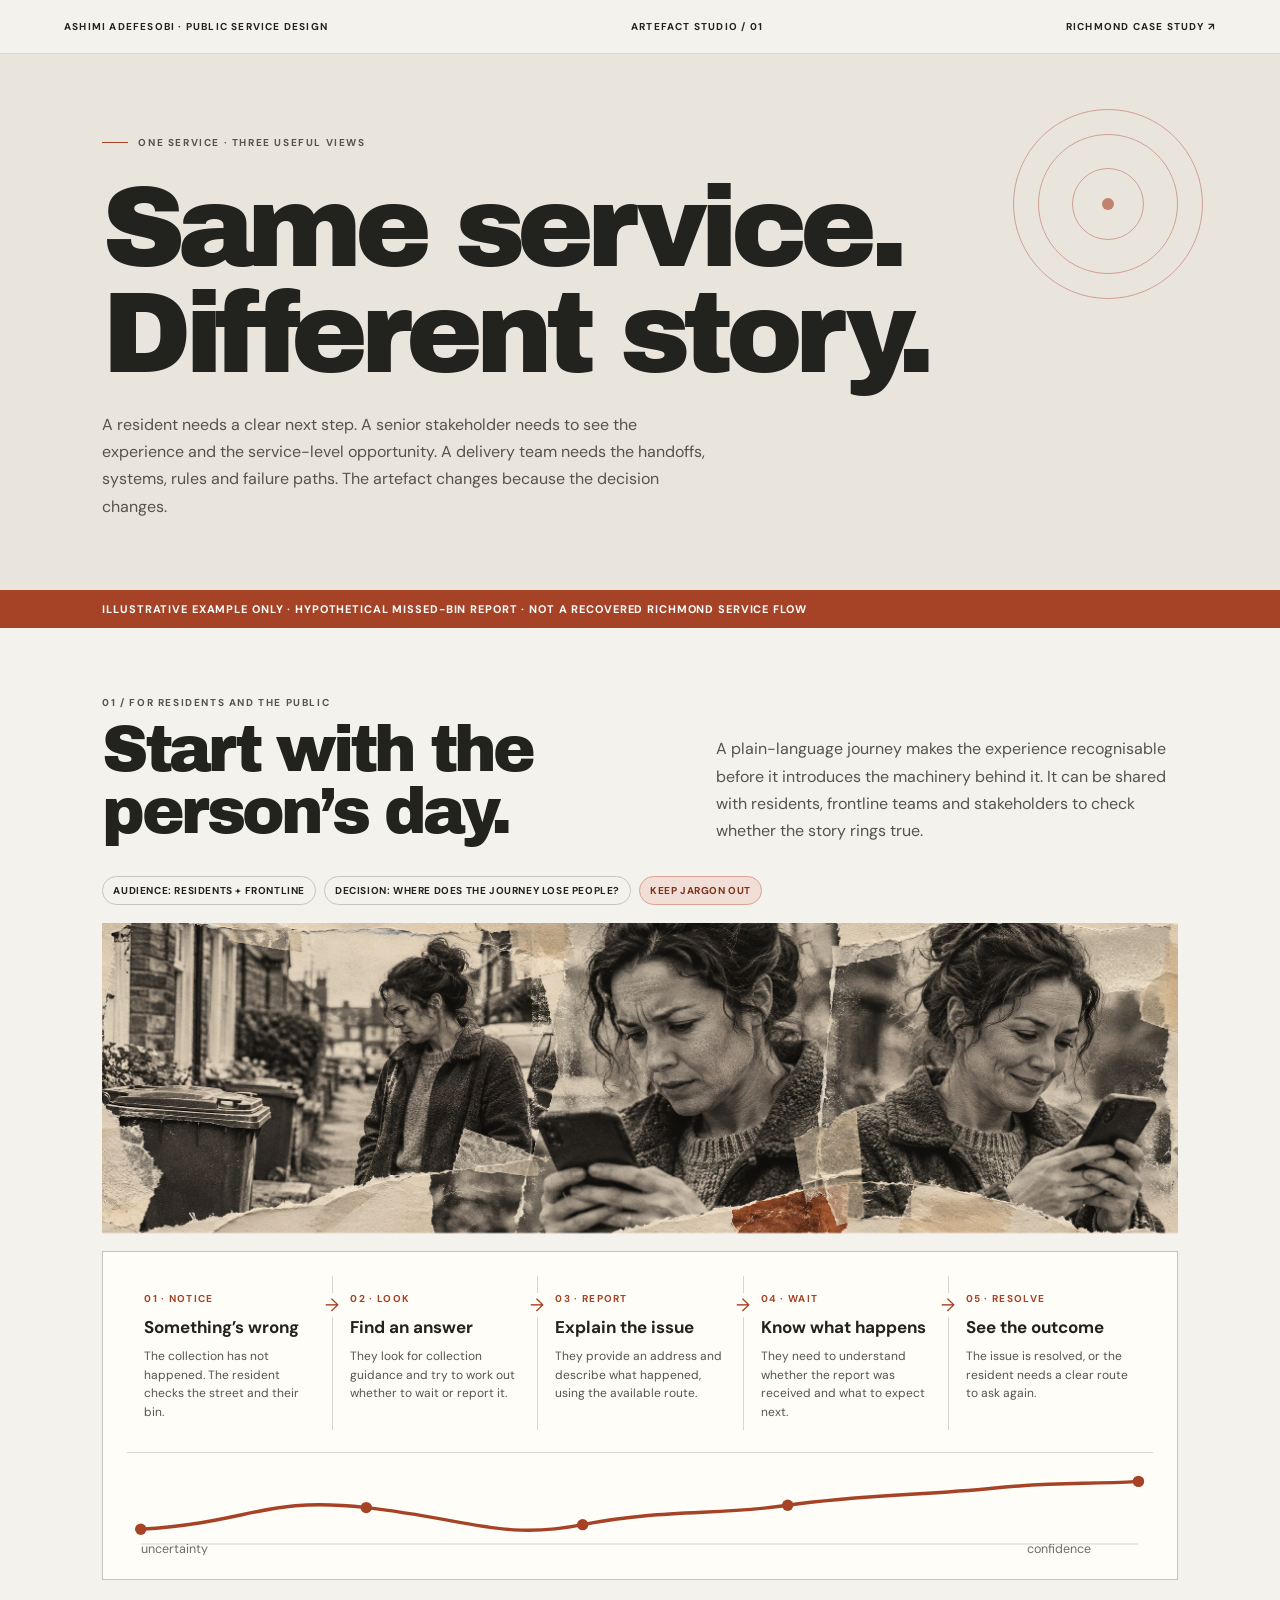
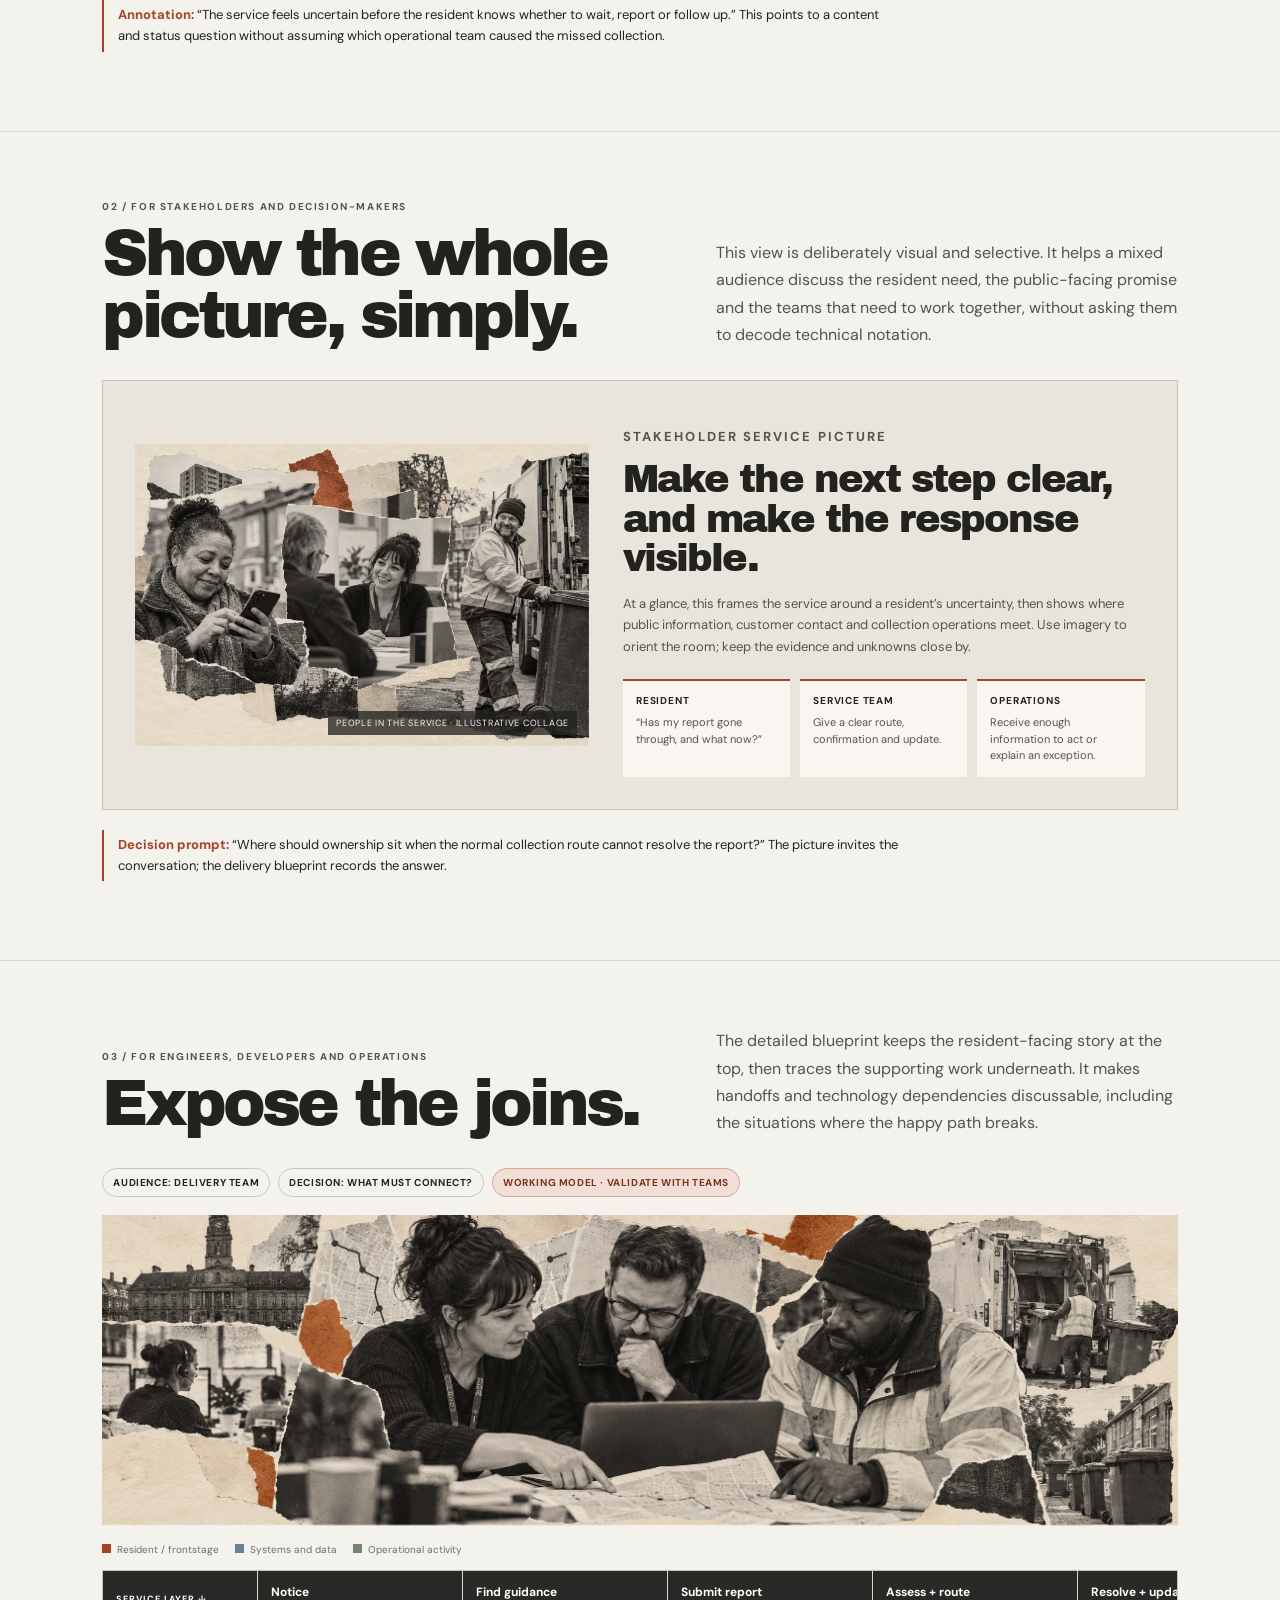
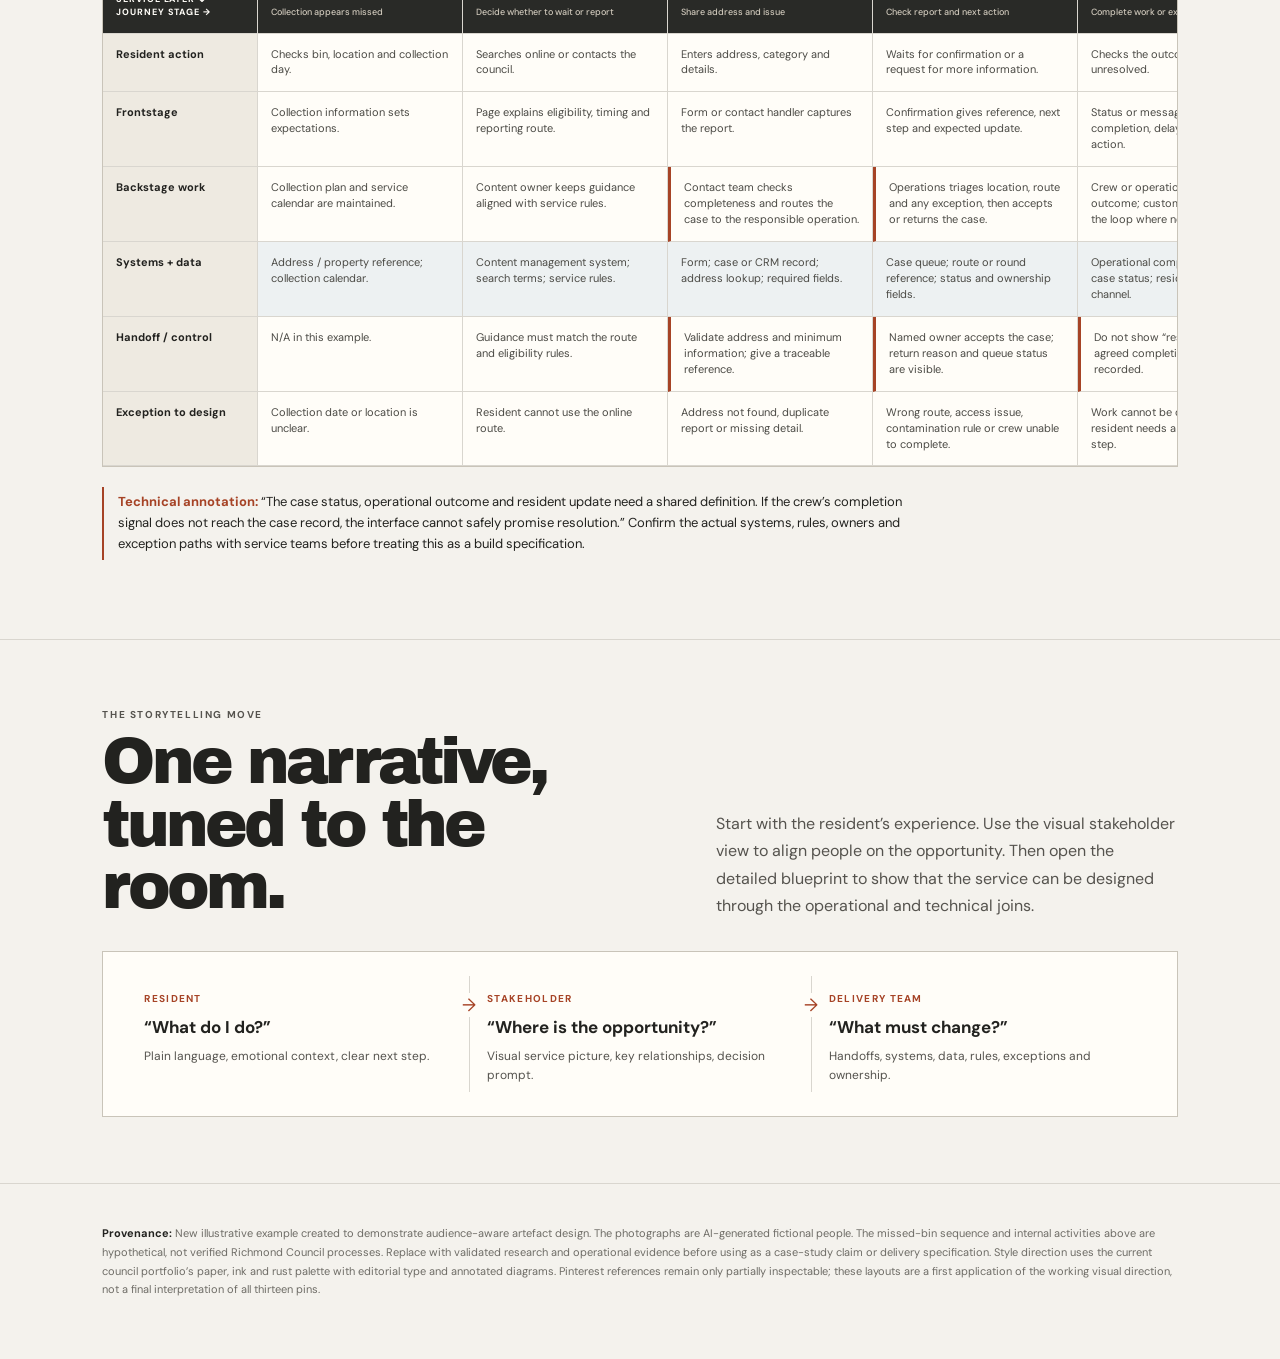
<file: public/service-blueprint-audience-examples.html>
<!doctype html>
<html lang="en-GB">
<head>
<meta charset="utf-8">
<meta name="viewport" content="width=device-width, initial-scale=1">
<meta name="theme-color" content="#f4f2ed">
<title>One service, three views | Service design artefact examples</title>
<link rel="preconnect" href="https://fonts.googleapis.com">
<link rel="preconnect" href="https://fonts.gstatic.com" crossorigin>
<link href="https://fonts.googleapis.com/css2?family=Archivo+Black&family=DM+Sans:wght@400;500;600;700&display=swap" rel="stylesheet">
<style>
:root{--paper:#f4f2ed;--ink:#22221f;--muted:#6e6c66;--line:#d9d6cf;--rust:#a64326;--ochre:#d6a34a;--sage:#76836f;--blue:#6b8191;--display:'Archivo Black',Impact,sans-serif;--body:'DM Sans',Arial,sans-serif}
*{box-sizing:border-box}html{scroll-behavior:smooth}body{margin:0;background:var(--paper);color:var(--ink);font-family:var(--body);-webkit-font-smoothing:antialiased}a{color:inherit}.top{padding:20px 5vw;border-bottom:1px solid var(--line);display:flex;justify-content:space-between;font-size:10px;font-weight:700;letter-spacing:.12em;text-transform:uppercase}.top a{text-decoration:none}.hero{padding:70px 8vw 54px;position:relative;overflow:hidden;background:#e9e5dc}.kicker,.eyebrow{font-size:10px;font-weight:700;letter-spacing:.16em;text-transform:uppercase;color:var(--muted)}.kicker:before{content:'';display:inline-block;background:var(--rust);width:26px;height:1px;margin:0 10px 3px 0}.hero h1{font:clamp(48px,9vw,126px)/.92 var(--display);letter-spacing:-.065em;max-width:950px;margin:24px 0}.hero p{max-width:620px;line-height:1.7;color:#55534e}.orbit{position:absolute;right:6vw;top:55px;width:190px;height:190px;border:1px solid #bd725c;border-radius:50%;opacity:.6}.orbit:before,.orbit:after{content:'';position:absolute;border:1px solid #bd725c;border-radius:50%;inset:24px}.orbit:after{inset:58px}.orbit span{position:absolute;top:88px;left:88px;width:12px;height:12px;border-radius:50%;background:var(--rust)}.notice{margin:0;padding:12px 8vw;background:var(--rust);color:white;font-size:11px;font-weight:700;letter-spacing:.08em;text-transform:uppercase}.section{padding:66px 8vw;border-bottom:1px solid var(--line)}.head{display:grid;grid-template-columns:1.1fr .9fr;gap:50px;align-items:end;margin-bottom:32px}.head h2{font:clamp(34px,5vw,64px)/.98 var(--display);letter-spacing:-.06em;margin:8px 0 0}.head p{color:#55534e;line-height:1.7;max-width:520px;margin:0}.chips{display:flex;gap:8px;flex-wrap:wrap;margin:18px 0}.chip{border:1px solid #c9c4b9;padding:7px 10px;border-radius:99px;font-size:10px;font-weight:700;text-transform:uppercase;letter-spacing:.06em}.chip.rust{background:#f1ded7;border-color:#d8a391;color:#7a321d}.collage-band{display:block;width:100%;height:auto;max-height:310px;object-fit:cover;margin:0 0 18px;mix-blend-mode:multiply}.journey{background:#fffdf8;border:1px solid #c9c4b9;padding:24px;overflow:auto}.stages{display:grid;grid-template-columns:repeat(5,minmax(150px,1fr));min-width:800px;position:relative}.stage{padding:10px 17px 8px;border-left:1px solid var(--line);position:relative}.stage:first-child{border-left:0}.stage:not(:last-child):after{content:'→';position:absolute;right:-9px;top:17px;color:var(--rust);z-index:1;background:#fffdf8;padding:0 2px;font-size:18px}.stage .num{color:var(--rust);font-size:10px;font-weight:700;letter-spacing:.13em}.stage h3{font-size:17px;margin:9px 0}.stage p{font-size:12px;line-height:1.55;color:#55534e;margin:0}.emotion{margin-top:22px;min-width:800px;border-top:1px solid var(--line);padding-top:17px}.emotion svg{display:block;width:100%;height:auto}.emotion text{font:11px var(--body);fill:var(--muted)}.callout{margin-top:20px;border-left:2px solid var(--rust);padding:5px 0 5px 14px;font-size:13px;line-height:1.6;max-width:800px}.callout strong{color:var(--rust)}.stakeholder{background:#e9e5dc;padding:32px;display:grid;grid-template-columns:1fr 1.15fr;gap:34px;align-items:center;border:1px solid #c9c4b9}.illustration{margin:0;position:relative;overflow:hidden;background:#f7f5ef}.illustration img{display:block;width:100%;height:auto;mix-blend-mode:multiply}.illustration figcaption{position:absolute;right:12px;bottom:11px;color:#f4f2ed;background:rgba(34,34,31,.76);padding:6px 8px;font-size:9px;letter-spacing:.08em;text-transform:uppercase}.stake-copy h3{font:clamp(27px,3vw,40px)/1.02 var(--display);letter-spacing:-.05em;margin:10px 0 15px}.stake-copy p{font-size:13px;line-height:1.65;color:#55534e}.stake-story{display:grid;grid-template-columns:repeat(3,1fr);gap:10px;margin-top:22px}.stake-story div{padding:13px;border-top:2px solid var(--rust);background:rgba(255,253,248,.7)}.stake-story b{font-size:10px;display:block;text-transform:uppercase;letter-spacing:.08em;margin-bottom:7px}.stake-story span{font-size:11px;line-height:1.5;color:#55534e;display:block}.blueprint-wrap{overflow:auto;border:1px solid #c9c4b9;background:#fffdf8}.blueprint{min-width:1180px;display:grid;grid-template-columns:155px repeat(5,minmax(195px,1fr));font-size:11px;line-height:1.45}.blueprint>div{padding:13px;border-right:1px solid var(--line);border-bottom:1px solid var(--line)}.blueprint .corner,.blueprint .colhead{background:#292a27;color:#fffdf8;font-weight:700}.blueprint .corner{display:flex;align-items:end;text-transform:uppercase;letter-spacing:.1em;font-size:9px}.blueprint .colhead{font-size:12px}.blueprint .colhead span{display:block;color:#d0c9bc;font-size:9px;margin-top:5px;font-weight:500}.rowhead{font-weight:700;background:#eeeae1;position:sticky;left:0}.cell{color:#4b4a45}.cell .tag{display:inline-block;margin-top:7px;padding:3px 6px;background:#f1ded7;color:#7a321d;font-size:9px;font-weight:700;text-transform:uppercase;letter-spacing:.05em}.cell.tech{background:#edf1f2}.cell.handoff{border-left:3px solid var(--rust)}.legend{display:flex;gap:16px;flex-wrap:wrap;margin:14px 0;font-size:10px;color:var(--muted)}.legend span:before{content:'';display:inline-block;width:9px;height:9px;background:var(--rust);margin-right:6px}.legend span:nth-child(2):before{background:var(--blue)}.legend span:nth-child(3):before{background:var(--sage)}.foot{padding:40px 8vw 60px;color:var(--muted);font-size:11px;line-height:1.7}.foot strong{color:var(--ink)}@media(max-width:760px){.hero{padding:50px 22px 38px}.hero h1{font-size:54px}.orbit{width:110px;height:110px;right:-20px;top:32px}.orbit:before{inset:14px}.orbit:after{inset:36px}.orbit span{top:50px;left:50px}.notice{padding:12px 22px;font-size:9px}.section{padding:46px 22px}.head{grid-template-columns:1fr;gap:15px}.head h2{font-size:40px}.stakeholder{grid-template-columns:1fr;padding:18px}.illustration{min-height:210px}.stake-story{grid-template-columns:1fr}.top{padding:16px 22px}.top span{display:none}}@media(prefers-reduced-motion:reduce){html{scroll-behavior:auto}}
</style>
</head>
<body>
<header class="top"><a href="council-sites.html">ASHIMI ADEFESOBI · PUBLIC SERVICE DESIGN</a><span>Artefact studio / 01</span><a href="Richmond_Case_Study.html">Richmond case study ↗</a></header>
<main>
<section class="hero"><div class="orbit"><span></span></div><p class="kicker">One service · three useful views</p><h1>Same service.<br>Different story.</h1><p>A resident needs a clear next step. A senior stakeholder needs to see the experience and the service-level opportunity. A delivery team needs the handoffs, systems, rules and failure paths. The artefact changes because the decision changes.</p></section>
<p class="notice">Illustrative example only · hypothetical missed-bin report · not a recovered Richmond service flow</p>
<section class="section"><div class="head"><div><p class="eyebrow">01 / For residents and the public</p><h2>Start with the person’s day.</h2></div><p>A plain-language journey makes the experience recognisable before it introduces the machinery behind it. It can be shared with residents, frontline teams and stakeholders to check whether the story rings true.</p></div><div class="chips"><span class="chip">Audience: residents + frontline</span><span class="chip">Decision: where does the journey lose people?</span><span class="chip rust">Keep jargon out</span></div>
<img class="collage-band" src="assets/service-collage-resident-journey.png" alt="Grainy photographic cut-paper collage following a resident noticing a missed bin and checking for an update"><div class="journey"><div class="stages">
<article class="stage"><span class="num">01 · NOTICE</span><h3>Something’s wrong</h3><p>The collection has not happened. The resident checks the street and their bin.</p></article>
<article class="stage"><span class="num">02 · LOOK</span><h3>Find an answer</h3><p>They look for collection guidance and try to work out whether to wait or report it.</p></article>
<article class="stage"><span class="num">03 · REPORT</span><h3>Explain the issue</h3><p>They provide an address and describe what happened, using the available route.</p></article>
<article class="stage"><span class="num">04 · WAIT</span><h3>Know what happens</h3><p>They need to understand whether the report was received and what to expect next.</p></article>
<article class="stage"><span class="num">05 · RESOLVE</span><h3>See the outcome</h3><p>The issue is resolved, or the resident needs a clear route to ask again.</p></article>
</div><div class="emotion"><svg viewBox="0 0 900 75" role="img" aria-label="Illustrative experience curve, uncertainty rises while the resident searches and improves when the next step is clear"><path d="M12 52 C110 46 120 23 210 33 S330 62 400 48 S520 40 580 31 S700 22 760 16 S840 13 888 10" fill="none" stroke="#a64326" stroke-width="3"/><path d="M12 65H888" stroke="#d9d6cf"/><circle cx="12" cy="52" r="5" fill="#a64326"/><circle cx="210" cy="33" r="5" fill="#a64326"/><circle cx="400" cy="48" r="5" fill="#a64326"/><circle cx="580" cy="31" r="5" fill="#a64326"/><circle cx="888" cy="10" r="5" fill="#a64326"/><text x="12" y="73">uncertainty</text><text x="790" y="73">confidence</text></svg></div></div><p class="callout"><strong>Annotation:</strong> “The service feels uncertain before the resident knows whether to wait, report or follow up.” This points to a content and status question without assuming which operational team caused the missed collection.</p></section>
<section class="section"><div class="head"><div><p class="eyebrow">02 / For stakeholders and decision-makers</p><h2>Show the whole picture, simply.</h2></div><p>This view is deliberately visual and selective. It helps a mixed audience discuss the resident need, the public-facing promise and the teams that need to work together, without asking them to decode technical notation.</p></div>
<div class="stakeholder"><figure class="illustration"><img src="assets/service-collage-missed-bin.png" alt="Grainy black-and-white paper collage of a resident using a phone, a council adviser listening, and a collection worker beside a refuse lorry"><figcaption>People in the service · illustrative collage</figcaption></figure><div class="stake-copy"><p class="eyebrow">Stakeholder service picture</p><h3>Make the next step clear, and make the response visible.</h3><p>At a glance, this frames the service around a resident’s uncertainty, then shows where public information, customer contact and collection operations meet. Use imagery to orient the room; keep the evidence and unknowns close by.</p><div class="stake-story"><div><b>Resident</b><span>“Has my report gone through, and what now?”</span></div><div><b>Service team</b><span>Give a clear route, confirmation and update.</span></div><div><b>Operations</b><span>Receive enough information to act or explain an exception.</span></div></div></div></div><p class="callout"><strong>Decision prompt:</strong> “Where should ownership sit when the normal collection route cannot resolve the report?” The picture invites the conversation; the delivery blueprint records the answer.</p></section>
<section class="section"><div class="head"><div><p class="eyebrow">03 / For engineers, developers and operations</p><h2>Expose the joins.</h2></div><p>The detailed blueprint keeps the resident-facing story at the top, then traces the supporting work underneath. It makes handoffs and technology dependencies discussable, including the situations where the happy path breaks.</p></div><div class="chips"><span class="chip">Audience: delivery team</span><span class="chip">Decision: what must connect?</span><span class="chip rust">Working model · validate with teams</span></div>
<img class="collage-band" src="assets/service-collage-delivery-team.png" alt="Grainy photographic collage of service and operations staff examining a route map together"><div class="legend"><span>Resident / frontstage</span><span>Systems and data</span><span>Operational activity</span></div><div class="blueprint-wrap"><div class="blueprint">
<div class="corner">Service layer ↓<br>Journey stage →</div>
<div class="colhead">Notice<span>Collection appears missed</span></div><div class="colhead">Find guidance<span>Decide whether to wait or report</span></div><div class="colhead">Submit report<span>Share address and issue</span></div><div class="colhead">Assess + route<span>Check report and next action</span></div><div class="colhead">Resolve + update<span>Complete work or explain exception</span></div>
<div class="rowhead">Resident action</div><div class="cell">Checks bin, location and collection day.</div><div class="cell">Searches online or contacts the council.</div><div class="cell">Enters address, category and details.</div><div class="cell">Waits for confirmation or a request for more information.</div><div class="cell">Checks the outcome; follows up if unresolved.</div>
<div class="rowhead">Frontstage</div><div class="cell">Collection information sets expectations.</div><div class="cell">Page explains eligibility, timing and reporting route.</div><div class="cell">Form or contact handler captures the report.</div><div class="cell">Confirmation gives reference, next step and expected update.</div><div class="cell">Status or message explains completion, delay or alternative action.</div>
<div class="rowhead">Backstage work</div><div class="cell">Collection plan and service calendar are maintained.</div><div class="cell">Content owner keeps guidance aligned with service rules.</div><div class="cell handoff">Contact team checks completeness and routes the case to the responsible operation.</div><div class="cell handoff">Operations triages location, route and any exception, then accepts or returns the case.</div><div class="cell">Crew or operations records outcome; customer team closes the loop where needed.</div>
<div class="rowhead">Systems + data</div><div class="cell tech">Address / property reference; collection calendar.</div><div class="cell tech">Content management system; search terms; service rules.</div><div class="cell tech">Form; case or CRM record; address lookup; required fields.</div><div class="cell tech">Case queue; route or round reference; status and ownership fields.</div><div class="cell tech">Operational completion signal; case status; resident notification channel.</div>
<div class="rowhead">Handoff / control</div><div class="cell">N/A in this example.</div><div class="cell">Guidance must match the route and eligibility rules.</div><div class="cell handoff">Validate address and minimum information; give a traceable reference.</div><div class="cell handoff">Named owner accepts the case; return reason and queue status are visible.</div><div class="cell handoff">Do not show “resolved” until the agreed completion signal is recorded.</div>
<div class="rowhead">Exception to design</div><div class="cell">Collection date or location is unclear.</div><div class="cell">Resident cannot use the online route.</div><div class="cell">Address not found, duplicate report or missing detail.</div><div class="cell">Wrong route, access issue, contamination rule or crew unable to complete.</div><div class="cell">Work cannot be completed; resident needs a reason and next step.</div>
</div></div><p class="callout"><strong>Technical annotation:</strong> “The case status, operational outcome and resident update need a shared definition. If the crew’s completion signal does not reach the case record, the interface cannot safely promise resolution.” Confirm the actual systems, rules, owners and exception paths with service teams before treating this as a build specification.</p></section>
<section class="section"><div class="head"><div><p class="eyebrow">The storytelling move</p><h2>One narrative, tuned to the room.</h2></div><p>Start with the resident’s experience. Use the visual stakeholder view to align people on the opportunity. Then open the detailed blueprint to show that the service can be designed through the operational and technical joins.</p></div><div class="journey"><div class="stages" style="grid-template-columns:repeat(3,minmax(180px,1fr));min-width:580px"><article class="stage"><span class="num">RESIDENT</span><h3>“What do I do?”</h3><p>Plain language, emotional context, clear next step.</p></article><article class="stage"><span class="num">STAKEHOLDER</span><h3>“Where is the opportunity?”</h3><p>Visual service picture, key relationships, decision prompt.</p></article><article class="stage"><span class="num">DELIVERY TEAM</span><h3>“What must change?”</h3><p>Handoffs, systems, data, rules, exceptions and ownership.</p></article></div></div></section>
</main><footer class="foot"><strong>Provenance:</strong> New illustrative example created to demonstrate audience-aware artefact design. The photographs are AI-generated fictional people. The missed-bin sequence and internal activities above are hypothetical, not verified Richmond Council processes. Replace with validated research and operational evidence before using as a case-study claim or delivery specification. Style direction uses the current council portfolio’s paper, ink and rust palette with editorial type and annotated diagrams. Pinterest references remain only partially inspectable; these layouts are a first application of the working visual direction, not a final interpretation of all thirteen pins.</footer>
</body></html>
</file>
<file: public/service-simulator/council-playable/service-palette.css>
/* Black primary actions, green selections and warm supporting surfaces. */
:root{--action-green:#153e35;--action-green-hover:#245848;--action-mint:#edf4ec;--action-primary:#111111;--action-primary-hover:#2b2b2b;--action-orange:#b85c32;--action-orange-hover:#994823;--action-orange-tint:#fcf0e6}
</file>
<file: public/service-simulator/council-playable/styles.css>
:root{color-scheme:light;--ink:#263d36;--muted:#5e7067;--green:#246044;--mint:#d7e9d7;--line:#d8dfd2;--paper:#f9faf5;--page:#eff2e9;--warm:#f1dfc4;--coral:#b66049;--serif:Georgia,'Times New Roman',serif;font:15px/1.5 -apple-system,BlinkMacSystemFont,'Segoe UI',sans-serif;background:var(--page);color:var(--ink)}
*{box-sizing:border-box}body{margin:0}button,a{-webkit-tap-highlight-color:transparent}a{color:inherit;text-underline-offset:4px}button,input,select{font:inherit}button{cursor:pointer;color:inherit;min-height:44px}button:disabled{cursor:default;opacity:.52}button:focus-visible,a:focus-visible,summary:focus-visible,[tabindex='-1']:focus-visible{outline:3px solid #aa5938;outline-offset:4px}button{border:1px solid var(--line);border-radius:9px;background:var(--paper);padding:9px 14px}button:hover:not(:disabled){background:#e5eee0;border-color:#8ba78f}h1,h2,h3,p{margin:0}h2{font-size:23px;font-weight:550;letter-spacing:-.6px}h3{font-size:17px;line-height:1.3;font-weight:600}p{overflow-wrap:anywhere}.masthead{max-width:1512px;margin:auto;padding:22px 38px;display:flex;align-items:center;justify-content:space-between;border-bottom:1px solid var(--line);gap:20px}.identity{display:flex;gap:12px;text-decoration:none;align-items:center;letter-spacing:2px;font-size:14px;font-weight:650}.identity-mark{display:flex;align-items:center;justify-content:center;width:40px;height:40px;background:var(--ink);border-radius:50%;color:#fff;letter-spacing:-3px;font:32px var(--serif);padding:0 5px 5px 0}.identity-caption{display:block;font-size:8px;letter-spacing:1.6px;font-weight:450}.masthead nav{display:flex;align-items:center;gap:24px;font-size:12px}.version{color:var(--muted);font-size:10px;letter-spacing:1.2px}.text-button{border:0;background:transparent;padding:0 5px;font-size:12px;text-decoration:underline;text-underline-offset:4px}main{max-width:1512px;margin:auto;padding:0 38px}.intro{display:flex;justify-content:space-between;gap:50px;padding:38px 0 31px;align-items:end}.eyebrow{font-size:10px;letter-spacing:1.5px;font-weight:650;color:var(--muted);text-transform:uppercase}.small-dot{display:inline-block;width:6px;height:6px;border-radius:50%;background:#4d8060;margin-right:7px}.intro h1{font:49px/1.06 var(--serif);letter-spacing:-1.6px;margin-top:11px}.intro-copy{max-width:410px;font-size:14px;color:#52665b;padding-bottom:2px}.intro-meta{display:flex;gap:16px;margin-top:17px;font-size:10px;text-transform:uppercase;letter-spacing:.7px}.intro-meta span+span{border-left:1px solid #c5cfc0;padding-left:15px}.journey-strip{display:grid;grid-template-columns:repeat(6,1fr);padding:16px 0 21px;gap:12px;border-top:1px solid var(--line)}.journey-item{display:flex;gap:9px;align-items:center;color:var(--muted);font-size:12px}.journey-number{width:26px;height:26px;border-radius:50%;display:flex;align-items:center;justify-content:center;border:1px solid #bbc8b7;font-size:10px;flex-shrink:0}.journey-item.active{color:var(--green);font-weight:650}.journey-item.active .journey-number{color:white;background:var(--green);border-color:var(--green)}.journey-item.done .journey-number{background:var(--mint);color:var(--green);border-color:transparent}.workspace{display:grid;grid-template-columns:minmax(0,1fr) 365px;gap:22px;align-items:start}.scene-card{position:relative;overflow:hidden;border:1px solid #d5dfcc;border-radius:23px;background:radial-gradient(ellipse at 60% 35%,#f6f6df 0%,#dfead5 70%);box-shadow:0 8px 24px #3a543c06}.scene-top{position:absolute;inset:23px 23px auto;display:flex;justify-content:space-between;gap:15px;pointer-events:none;z-index:2}.scene-top h2{font-size:20px;margin-top:3px}.scene-status{font-size:10px;height:max-content;padding:7px 10px;background:#f9fbefbd;border:1px solid #cbdac0;border-radius:20px;max-width:145px;text-align:center}.world{position:relative;height:550px;overflow:hidden;isolation:isolate}.world canvas{display:block;touch-action:pan-y;max-width:100%;outline:none}.world-loading{position:absolute;inset:45% 0 auto;text-align:center;z-index:3}.scene-bottom{position:relative;z-index:4;padding:0 20px 18px}.scene-bottom p{font-size:11px;text-align:center;color:#4e6556;min-height:30px}.scene-controls{display:flex;justify-content:center;gap:6px;flex-wrap:wrap}.scene-controls button{font-size:11px;background:#f7faefdc;padding:7px 11px;border-color:#becdb5;min-width:44px}.people-strip{padding:15px 17px 17px;display:flex;flex-wrap:wrap;gap:7px;background:#f8faf1ba;border-top:1px solid #cbd8c0}.person-chip{display:flex;align-items:center;gap:7px;padding:7px 10px;font-size:11px;background:#ffffffa6;border-radius:20px;min-height:38px}.person-dot{width:9px;height:9px;border-radius:50%;background:var(--person,#7d8d65);flex-shrink:0}.person-chip[aria-pressed=true]{background:#28563f;color:#fff;border-color:#28563f}.person-chip .visited{font-size:10px;opacity:.7}.card{background:var(--paper);border:1px solid var(--line);border-radius:16px}.right-column{display:grid;gap:15px}.conversation{padding:21px}.conversation-header{display:flex;gap:11px;align-items:center;margin-bottom:16px}.avatar{background:var(--avatar,#e4eadc);width:42px;height:42px;display:flex;align-items:center;justify-content:center;border-radius:50%;font:19px var(--serif);flex-shrink:0}.role{font-size:11px;color:var(--muted);margin-top:2px}.quote{font:18px/1.43 var(--serif);color:#304a3a}.source{font-size:10px;color:var(--muted);margin-top:12px}.insight{font-size:12px;margin-top:11px;padding:10px 11px;border-left:2px solid #8ba785;background:#edf1e7}.conversation-actions{display:flex;gap:6px;margin-top:14px;flex-wrap:wrap}.conversation-actions button{font-size:11px;flex-grow:1}.conversation-actions .invited{border-color:#81a381;background:#e3eee0}.card-tag{display:inline-block;font-size:9px;letter-spacing:1px;text-transform:uppercase;color:var(--green);margin-bottom:10px}.welcome-copy{font-size:13px;line-height:1.65;color:var(--muted);margin:12px 0 18px}.primary{background:var(--green);color:#fff;border-color:var(--green)}button.primary:hover:not(:disabled){background:#163e2c;color:white;border-color:#163e2c}.primary.wide{width:100%}.decision{padding:21px}.decision .context{font-size:12px;color:var(--muted);margin:10px 0 15px}.options{display:grid;gap:8px}.choice{display:block;width:100%;text-align:left;padding:12px 13px;background:#f3f5ed;border-radius:10px;border-color:#d4ddce}.choice strong{display:block;font-size:12px;font-weight:600}.choice span{display:block;font-size:11px;color:var(--muted);margin-top:4px;line-height:1.45}.choice:hover:not(:disabled){border-color:#729779;background:#e5efdf}.decision-step{font-size:10px;letter-spacing:1px;color:var(--green);margin-bottom:8px}.latest-response{font-size:12px;border-left:3px solid #9cb88b;padding:10px 13px;background:#e9f0df;margin-bottom:15px}.latest-response strong{display:block;margin-bottom:5px;font-size:11px}.workshop-panel{margin-top:20px;padding:17px 22px;display:flex;align-items:center;gap:20px;justify-content:space-between}.workshop-copy{flex:1}.workshop-copy p{font-size:12px;color:var(--muted);margin-top:5px}.workshop-panel button{font-size:12px;white-space:nowrap}.attendance{display:flex;flex-wrap:wrap;gap:6px;margin-top:10px}.attendance span{font-size:10px;padding:3px 8px;background:#e6eedf;border-radius:10px}.workshop-panel[data-ready=false]{border-style:dashed}.section-heading{display:flex;align-items:end;justify-content:space-between;margin:31px 0 17px;gap:20px}.section-heading h2{margin-top:5px}.section-heading>p{font-size:11px;color:var(--muted)}.artefacts{display:grid;grid-template-columns:repeat(3,minmax(0,1fr));gap:13px}.artefact{background:#f9faf5;border:1px solid var(--line);border-radius:12px;padding:17px;min-width:0}.artefact summary{display:flex;gap:9px;align-items:start;cursor:pointer;list-style:none;min-height:44px}.artefact summary::-webkit-details-marker{display:none}.artefact-icon{display:flex;justify-content:center;align-items:center;border-radius:5px;width:27px;height:33px;background:#edf2e5;font-size:13px;flex-shrink:0}.artefact h3{font-size:12px;font-weight:600}.artefact .status{font-size:10px;color:var(--muted);margin-top:3px}.artefact .body{font-size:12px;margin-top:13px;padding-top:12px;border-top:1px solid var(--line);white-space:pre-line;line-height:1.6}.artefact summary:after{content:'+';margin-left:auto;color:var(--muted)}.artefact[open] summary:after{content:'−'}.reviewer,.library{padding:17px 21px;margin-top:15px;font-size:13px}.reviewer>summary,.library>summary{cursor:pointer;min-height:28px;font-size:12px}.library>summary>span{float:right;color:var(--muted);font-size:10px}.library>p{font-size:12px;color:var(--muted);margin:17px 0}.archetypes{display:grid;grid-template-columns:repeat(3,minmax(0,1fr));gap:12px}.type{border:1px solid var(--line);border-radius:9px;padding:12px;min-width:0}.type summary{font-size:12px;cursor:pointer;min-height:24px}.type p{font-size:11px;margin-top:9px}.type b{font-weight:600;color:var(--green)}.trail-empty{font-size:12px;color:var(--muted);padding-top:15px}.trail-item{border-top:1px solid var(--line);padding:17px 0;font-size:12px;display:grid;grid-template-columns:150px 1fr;gap:18px}.trail-item:first-child{margin-top:15px}.trail-item h3{font-size:13px}.trail-item p+p{margin-top:7px}.debrief{margin-top:30px;background:#e0ead8;padding:30px;border:1px solid #b8c9ac;border-radius:20px}.debrief h2{font:34px/1.15 var(--serif);letter-spacing:-.8px;margin:10px 0 12px}.debrief-intro{max-width:780px;font-size:14px}.metric-grid{display:grid;grid-template-columns:repeat(4,minmax(0,1fr));gap:10px;margin:23px 0}.metric{background:#f6f9ee;border:1px solid #c7d5bd;padding:16px;border-radius:11px}.metric .label{font-size:10px;color:var(--muted)}.metric .value{font:22px var(--serif);margin:5px 0}.metric .detail{font-size:11px}.debrief-columns{display:grid;grid-template-columns:1fr 1fr;gap:30px}.debrief h3{font-size:14px;margin:17px 0 9px}.debrief ul{padding-left:19px;margin:0;font-size:12px}.debrief li{margin:8px 0}.relationship-result{font-size:12px;margin-top:10px;padding-bottom:9px;border-bottom:1px solid #c0cfb6}.relationship-result strong{font-size:12px}.relationship-result p{font-size:11px;color:#54684e;margin-top:4px}.debrief button{margin-top:22px}.debrief [hidden]{display:none}.text-mode .world{display:none}.text-mode .scene-top{position:relative;inset:auto;padding:24px}.text-mode .scene-bottom{padding-top:18px}.text-mode .people-strip{min-height:140px;align-content:center}.text-mode .person-chip{font-size:13px;padding:11px 15px}footer{display:flex;justify-content:space-between;gap:20px;padding:25px 0 30px;font-size:10px;color:var(--muted)}.sr-only{position:absolute;width:1px;height:1px;overflow:hidden;clip:rect(0,0,0,0);white-space:nowrap}.skip{position:fixed;top:-100px;left:15px;z-index:99;background:#fff;padding:13px}.skip:focus{top:10px}.noscript{padding:30px;max-width:750px}.scene-card[data-opened=false] .people-strip{opacity:.65}.scene-card[data-opened=false] .person-chip{pointer-events:none}.world-label{z-index:3}.world-label button{font-size:10px}.current-hint{font-size:11px;color:var(--muted);margin-top:9px}.continue-button{width:100%;margin-top:10px}[hidden]{display:none!important}
@media(min-width:1600px){.world{height:610px}}
@media(max-width:1150px){.workspace{grid-template-columns:minmax(0,1fr) 330px;gap:15px}main{padding:0 24px}.masthead{padding:20px 24px}.world{height:520px}.intro h1{font-size:44px}.intro-copy{max-width:360px}.scene-top{inset:18px 17px auto}.metric-grid{grid-template-columns:repeat(2,minmax(0,1fr))}}
@media(max-width:900px){.workspace{grid-template-columns:1fr}.right-column{grid-template-columns:minmax(0,1fr) minmax(0,1fr)}.world{height:560px}.intro{gap:30px}.intro-copy{max-width:330px;font-size:13px}.intro h1{font-size:40px}.journey-item{font-size:10px;gap:6px}.journey-number{width:23px;height:23px}.archetypes{grid-template-columns:repeat(2,minmax(0,1fr))}}
@media(max-width:620px){main{padding:0 15px}.masthead{padding:15px;align-items:start;gap:10px}.masthead nav{gap:7px;flex-wrap:wrap;justify-content:end;font-size:10px;max-width:200px}.version{display:none}.text-button{font-size:10px;min-height:30px}.identity-caption{font-size:7px}.identity{font-size:11px;gap:7px;letter-spacing:1px}.identity-mark{width:33px;height:33px;font-size:27px}.intro{display:block;padding:27px 0 23px}.intro h1{font-size:40px}.intro-copy{max-width:100%;margin-top:18px}.intro-meta{font-size:9px;gap:11px}.intro-meta span+span{padding-left:10px}.journey-strip{grid-template-columns:repeat(3,minmax(0,1fr));gap:10px;padding:14px 0 18px}.journey-item{font-size:10px}.world{height:425px}.scene-top{inset:16px 15px auto}.scene-top h2{font-size:17px}.scene-status{font-size:9px;max-width:100px}.scene-bottom{padding:0 12px 15px}.scene-bottom p{font-size:10px}.scene-controls{gap:5px}.scene-controls button{font-size:10px;padding:6px 8px}.people-strip{padding:12px;gap:6px}.person-chip{font-size:11px;min-height:44px}.right-column{grid-template-columns:1fr}.conversation,.decision{padding:19px}.workshop-panel{display:block;padding:17px}.workshop-panel>button{margin-top:14px;width:100%}.section-heading{align-items:start;margin-top:25px;display:block}.section-heading h2{font-size:22px}.section-heading>p{margin-top:10px}.section-heading br{display:none}.artefacts{grid-template-columns:1fr 1fr;gap:9px}.artefact{padding:12px}.artefact h3{font-size:11px}.artefact-icon{width:22px;height:28px}.artefact summary{gap:6px}.debrief{padding:21px 17px}.debrief h2{font-size:29px}.debrief-columns{grid-template-columns:1fr;gap:8px}.metric-grid{gap:8px}.metric{padding:12px}.metric .value{font-size:19px}.metric .label{font-size:9px}.trail-item{grid-template-columns:1fr;gap:7px}.archetypes{grid-template-columns:1fr}.library>summary>span{float:none;display:block;margin-left:16px;margin-top:3px}footer{display:block;font-size:10px}footer>span{display:block;margin-top:9px}}
@media(prefers-reduced-motion:reduce){*,*:before,*:after{scroll-behavior:auto!important;transition:none!important;animation:none!important}}

.dependency-list{font-size:11px;color:var(--muted);margin:7px 0 0;padding-left:18px}.dependency-list li{margin-top:3px}
</file>
<file: public/service-simulator/council-playable/world-layout.css>
/* The world is the page's first surface. Only the instruments are panels. */
.map-organisations{display:none}.world-layout.text-mode[data-mode=map] .map-organisations{display:grid;position:absolute;left:30%;right:28%;top:155px;bottom:125px;z-index:3;grid-template-columns:1fr 1fr;align-content:center;gap:7px;overflow:auto}.map-organisations button{display:flex;align-items:center;justify-content:space-between;gap:10px;font-size:11px;background:#f8fbef;border-color:#bdcfb0;text-align:left}.map-organisations small{font-size:9px;color:#526e44}.map-organisations button:first-child{border-color:#4c8051;background:#e1efd4}.world-layout.text-mode[data-mode=council] .map-organisations{display:none}
body.world-layout{background:#eef2e6}.world-layout main{max-width:none;padding:0}.world-stage{position:relative;isolation:isolate;height:100svh;min-height:800px;overflow:hidden;background:radial-gradient(ellipse at 51% 42%,#f8f8e6 0%,#e7efd9 62%,#dbe8cb 100%)}
.world-stage>.world{position:absolute;inset:0;width:100%;height:100%;min-height:0;z-index:0;overflow:hidden}.world-stage>.world canvas{border:0;border-radius:0}.world-stage .world-loading{inset:45% 0 auto}.world-layout .masthead{position:absolute;inset:0 0 auto;z-index:10;max-width:none;min-height:88px;padding:22px 32px;border:0;background:linear-gradient(#f1f5eacc,#f1f5ea00);align-items:center;pointer-events:none}.masthead>*{pointer-events:auto}.world-layout .masthead nav{gap:22px}.world-layout .identity-mark{background:#264e3a}.world-layout .intro{position:absolute;top:132px;left:34px;width:255px;display:block;z-index:3;padding:0;pointer-events:none}.world-layout .intro h1{font:42px/1.06 var(--serif);letter-spacing:-1.2px;margin:12px 0 18px}.world-layout .intro>p:not(.eyebrow){font-size:12px;line-height:1.65;max-width:245px;color:#52674e}.map-availability{font-size:10px;line-height:1.6;display:block;margin-top:19px;color:#355c38;max-width:220px}.world-layout .scene-top{position:absolute;inset:112px auto auto 32px;z-index:3;max-width:225px;display:block;pointer-events:none}.world-layout .scene-top h2{font:30px/1.1 var(--serif);letter-spacing:-.6px;margin-top:8px}.world-layout .scene-status{display:inline-block;max-width:225px;margin-top:12px;background:#f9fbeecc;font-size:10px;padding:7px 11px;text-align:left;border-color:#bacfae}.world-layout .journey-strip{position:absolute;top:243px;left:32px;width:220px;z-index:3;border:0;display:grid;grid-template-columns:1fr;gap:10px;padding:0}.world-layout .journey-item{font-size:11px;line-height:1.4;color:#52664d;max-width:205px}.world-layout .journey-number{width:25px;height:25px;background:#f7faeea6;border-color:#b3c5a8}.world-layout .journey-item.active .journey-number{background:#285b3d}.world-layout .journey-item.active{color:#244b30}.world-layout .journey-item.done .journey-number{background:#ccdec0}
.world-layout .right-column{position:absolute;right:30px;top:123px;width:330px;max-height:calc(100% - 240px);display:block;z-index:6;overflow-y:auto;overflow-x:hidden;scrollbar-width:thin;border-radius:17px;box-shadow:0 10px 38px #2b493014;background:#fafbf4ed;border:1px solid #d5deca;backdrop-filter:blur(10px)}.world-layout .right-column .card{background:transparent;border:0;box-shadow:none;border-radius:0;padding:22px}.world-layout .right-column h2{font-size:23px;line-height:1.25}.world-layout .welcome-copy{font-size:12px;margin:13px 0 17px;line-height:1.65}.world-layout .conversation-header{margin-bottom:15px}.world-layout .quote{font-size:19px;line-height:1.45}.world-layout .insight{background:#edf3e4d9;font-size:11px}.world-layout .decision .context{font-size:11px}.world-layout .decision h3{font-size:18px;line-height:1.3;letter-spacing:-.3px}.world-layout .choice{padding:11px 12px;background:#f1f5e8b8}.world-layout .choice strong{font-size:12px}.world-layout .choice span{font-size:10px;line-height:1.45}.hud-tabs{display:flex;padding:8px 8px 0;gap:4px;position:sticky;top:0;background:#f8faefee;z-index:2}.hud-tabs button{flex:1;border:0;background:transparent;border-radius:8px;font-size:11px;padding:8px;min-height:38px;color:#62705b}.hud-tabs button[aria-pressed=true]{background:#e3edda;color:#244e33}.hud-tabs span{font-size:9px;margin-left:5px;color:#647b58}.world-layout[data-panel=people] #decision{display:none}.world-layout[data-panel=decision] #conversation{display:none}.world-layout .people-strip{position:absolute;bottom:99px;left:275px;right:381px;z-index:5;padding:0;border:0;background:none;display:flex;justify-content:center;gap:6px}.world-layout .person-chip{box-shadow:0 4px 15px #294b3610;background:#fbfcf2e8;backdrop-filter:blur(6px);border-color:#b9ccb0;font-size:10px;min-height:40px;padding:7px 10px}.world-layout .person-chip[aria-pressed=true]{background:#2b583f;color:#fff}.world-layout .person-chip .person-dot{width:8px;height:8px}
.world-layout .scene-bottom{position:absolute;bottom:22px;left:275px;right:381px;z-index:5;padding:0;background:transparent}.world-layout .scene-bottom p{font-size:10px;color:#506849;min-height:21px;margin-bottom:6px}.world-layout .scene-controls button{font-size:10px;background:#fafcf1e3;box-shadow:0 5px 15px #294b3608;backdrop-filter:blur(8px)}.world-layout .workshop-panel{position:absolute;bottom:24px;left:28px;width:235px;z-index:5;margin:0;padding:15px;display:block;background:#f8fbf0e8;backdrop-filter:blur(10px);box-shadow:0 8px 25px #2b49300b}.world-layout .workshop-panel .eyebrow{font-size:8px;letter-spacing:1px}.world-layout .workshop-panel h3{font-size:13px;margin-top:4px}.world-layout .workshop-copy>p:not(.eyebrow){font-size:10px;line-height:1.5;margin-top:7px}.world-layout .workshop-panel button{width:100%;font-size:10px;min-height:38px;margin-top:10px;padding:6px 9px}.world-layout .attendance{gap:4px;margin-top:8px}.world-layout .attendance span{font-size:9px;padding:3px 6px}.world-layout .dependency-list{font-size:10px;max-height:75px;overflow:auto}.world-layout .workshop-copy .current-hint{font-size:10px}.map-key{position:absolute;bottom:30px;left:32px;z-index:3;font-size:10px;color:#5b6e50;display:flex;align-items:center;gap:8px}.key-open,.key-planned{width:8px;height:8px;border-radius:50%;display:inline-block;background:#397443}.key-planned{background:#a7b79a;margin-left:8px}
.world-layout[data-mode=map] .scene-top,.world-layout[data-mode=map] .journey-strip,.world-layout[data-mode=map] .hud-tabs,.world-layout[data-mode=map] #decision,.world-layout[data-mode=map] .people-strip,.world-layout[data-mode=map] .workshop-panel{display:none}.world-layout[data-mode=council] .intro,.world-layout[data-mode=council] .map-key{display:none}.world-layout[data-mode=map] .right-column{top:auto;bottom:102px}.world-layout[data-mode=map] .scene-bottom{left:30%;right:27%}.world-layout .evidence-section,.world-layout .debrief,.world-layout .reviewer,.world-layout .library,.world-layout footer{max-width:1368px;margin-left:auto;margin-right:auto}.world-layout .evidence-section{padding:0 30px 10px}.world-layout .reviewer,.world-layout .library{max-width:1308px}.world-layout .debrief{max-width:1308px}.world-layout footer{padding:27px 30px 35px}.world-layout .evidence-section .section-heading{margin-top:35px}.world-layout.text-mode .world-stage>.world{visibility:hidden;display:block}.world-layout.text-mode .world-stage{background:#e9f0df}.world-layout.text-mode .people-strip{left:290px;right:380px;bottom:auto;top:220px;max-height:240px;display:flex;align-content:center;padding:25px;background:#f7faefcf;border:1px solid #cbd9be;border-radius:16px}.world-layout.text-mode .people-strip button{font-size:13px;min-height:46px}
@media(max-width:1250px) and (min-width:901px){.world-layout .intro{width:215px;left:25px}.world-layout .intro h1{font-size:35px}.world-layout .right-column{right:20px;width:300px}.world-layout .scene-top{left:25px}.world-layout .journey-strip{left:25px;width:180px}.world-layout .workshop-panel{left:20px;width:210px}.world-layout .people-strip,.world-layout .scene-bottom{left:245px;right:335px}.world-layout .people-strip{gap:4px}.world-layout .person-chip{padding:6px 8px;font-size:9px}.world-layout .scene-controls{gap:4px}.world-layout .scene-controls button{padding:7px 8px}}
@media(max-width:900px){.world-stage{height:100svh;min-height:850px}.world-layout .masthead{padding:18px 20px;min-height:74px;align-items:start}.world-layout .masthead nav{font-size:10px;gap:12px;max-width:350px;justify-content:end}.world-layout .intro{left:22px;top:108px;width:230px}.world-layout .intro h1{font-size:36px}.world-layout .intro>p:not(.eyebrow){font-size:11px}.world-layout .right-column{right:20px;top:auto;bottom:95px;width:300px;max-height:360px}.world-layout[data-mode=map] .right-column{bottom:95px}.world-layout .scene-top{top:105px;left:22px;max-width:260px}.world-layout .scene-top h2{font-size:28px}.world-layout .journey-strip{top:220px;left:22px;width:190px;gap:8px}.world-layout .people-strip{left:auto;right:20px;bottom:466px;width:300px}.world-layout .scene-bottom,.world-layout[data-mode=map] .scene-bottom{bottom:18px;left:20px;right:20px}.world-layout .workshop-panel{left:20px;bottom:100px;width:205px;max-height:260px;overflow:auto}.world-layout.text-mode .people-strip{top:230px;left:auto;right:20px;width:300px;bottom:auto}.world-layout .map-key{left:22px;bottom:100px;flex-wrap:wrap;max-width:150px}.world-layout .evidence-section{padding:0 20px}.world-layout .reviewer,.world-layout .library,.world-layout .debrief{margin-left:20px;margin-right:20px}}
@media(max-width:620px){.world-stage{height:100svh;min-height:880px}.world-layout .masthead{padding:16px;min-height:75px}.world-layout .masthead nav{gap:5px 11px;max-width:185px;font-size:9px;align-items:center}.world-layout .masthead nav>a:first-child{display:none}.world-layout .masthead .identity{font-size:11px}.world-layout .intro{top:102px;left:18px;width:235px}.world-layout .intro h1{font-size:34px;margin:10px 0 10px}.world-layout .intro>p:not(.eyebrow){font-size:11px;max-width:215px}.world-layout .map-availability{font-size:9px;margin-top:12px;max-width:245px}.world-layout .intro .eyebrow{font-size:8px}.world-layout .right-column,.world-layout[data-mode=map] .right-column{right:12px;left:12px;bottom:86px;width:auto;max-height:290px;box-shadow:0 8px 30px #24412d15;border-radius:14px}.world-layout .right-column .card{padding:16px 18px}.world-layout .right-column h2{font-size:20px}.world-layout .right-column .welcome-copy{font-size:11px;line-height:1.5;margin:10px 0}.world-layout[data-mode=map] .welcome-copy:nth-of-type(2){display:none}.world-layout .right-column .current-hint{font-size:10px}.world-layout .right-column .conversation-header{margin-bottom:10px}.world-layout .right-column .quote{font-size:17px}.world-layout .right-column .insight{font-size:10px;margin-top:8px;padding:7px 9px}.world-layout .right-column .source{font-size:9px;margin-top:8px}.world-layout .right-column .conversation-actions{margin-top:10px}.world-layout .right-column .conversation-actions button{font-size:10px;min-height:40px}.world-layout .scene-top{left:18px;top:95px;right:18px;max-width:none;display:flex;align-items:start;gap:15px}.world-layout .scene-top .eyebrow{font-size:8px;letter-spacing:1px}.world-layout .scene-top h2{font-size:25px;max-width:190px}.world-layout .scene-status{font-size:8px;padding:5px 8px;margin-top:0;max-width:100px}.world-layout .journey-strip{top:175px;left:18px;right:18px;width:auto;display:flex;gap:8px;padding:0;justify-content:space-between}.world-layout .journey-item{max-width:34px}.world-layout .journey-item>span:last-child{display:none}.world-layout .journey-number{width:23px;height:23px;font-size:9px}.world-layout .people-strip{left:15px;right:15px;bottom:390px;width:auto;justify-content:center;gap:5px}.world-layout .person-chip{min-height:36px;font-size:9px;padding:6px 8px}.world-layout .person-chip .person-dot{width:6px;height:6px}.world-layout .scene-bottom,.world-layout[data-mode=map] .scene-bottom{left:10px;right:10px;bottom:12px}.world-layout .scene-bottom p{font-size:9px;margin-bottom:4px;min-height:16px}.world-layout .scene-controls button{font-size:10px;min-height:40px;padding:7px 9px}.world-layout .workshop-panel{top:218px;left:16px;bottom:auto;width:150px;max-height:100px;padding:10px;overflow:auto;box-shadow:none;background:#f9fbefdb}.world-layout .workshop-copy>.eyebrow,.world-layout .workshop-copy>p:not(.eyebrow),.world-layout .workshop-copy .attendance,.world-layout .workshop-copy .dependency-list,.world-layout .workshop-copy .current-hint{display:none}.world-layout .workshop-copy h3{font-size:10px;margin:0}.world-layout .workshop-panel button{min-height:34px;margin-top:6px;font-size:9px}.world-layout.text-mode .people-strip{left:18px;right:18px;top:330px;width:auto;padding:15px;bottom:auto}.world-layout.text-mode .people-strip button{font-size:11px;min-height:44px}.world-layout .map-key{top:322px;left:19px;bottom:auto;font-size:8px;gap:5px;max-width:none}.world-layout .map-key span{width:6px;height:6px}.world-layout .evidence-section{padding:0 15px}.world-layout .evidence-section .section-heading{margin-top:27px}.world-layout .reviewer,.world-layout .library,.world-layout .debrief{margin-left:15px;margin-right:15px}.world-layout footer{padding:24px 15px}.world-layout .decision h3{font-size:17px}.world-layout .decision .context{font-size:11px}.world-layout .decision-step{font-size:9px}.world-layout .hud-tabs{padding:6px 6px 0}.world-layout .hud-tabs button{font-size:10px;min-height:35px}}
.world-layout.text-mode[data-mode=map] .intro{display:none}@media(max-width:900px){.world-layout.text-mode[data-mode=map] .map-organisations{left:22px;right:340px;top:105px;bottom:115px;grid-template-columns:1fr}}@media(max-width:620px){.world-layout.text-mode[data-mode=map] .map-organisations{left:16px;right:16px;top:93px;bottom:380px;grid-template-columns:1fr 1fr;gap:5px;align-content:start}.map-organisations button{font-size:10px;min-height:44px;padding:7px}.map-organisations small{font-size:8px}}

.world-layout[data-mode=map] .right-column{top:112px;bottom:auto;width:300px}.world-layout .map-mission-meta{font-size:10px;color:var(--muted);margin:0 0 15px}.world-layout .scene-top{width:225px}.world-layout .journey-strip{top:292px}.world-layout .intro h1{font-size:38px}.world-layout .intro{width:245px}@media(max-width:1250px) and (min-width:901px){.world-layout .intro{width:205px}.world-layout .intro h1{font-size:34px}.world-layout[data-mode=map] .right-column{width:285px}}@media(max-width:900px){.world-layout[data-mode=map] .right-column{top:auto;bottom:95px;width:300px}.world-layout .journey-strip{top:265px}}@media(max-width:620px){.world-layout[data-mode=map] .right-column{width:auto;top:auto;bottom:86px}.world-layout .scene-top{width:auto}.world-layout .journey-strip{top:175px}.world-layout .intro h1{font-size:31px}.world-layout .intro{width:225px}.world-layout .map-mission-meta{font-size:9px;margin-bottom:10px}}

@media(max-width:620px){.world-layout[data-mode=map] .intro>p:not(.eyebrow){display:none}.world-layout[data-mode=map] .intro .map-availability{margin-top:8px;max-width:245px}.world-layout .map-key{display:none}.world-layout[data-mode=map] .right-column .welcome-copy,.world-layout[data-mode=map] .right-column .map-mission-meta,.world-layout[data-mode=map] .right-column .current-hint{display:none}.world-layout[data-mode=map] .right-column h2{margin-bottom:13px}.world-layout[data-mode=map] .right-column .card-tag{font-size:8px;margin-bottom:6px}.world-layout[data-mode=map] .right-column .card{padding:14px 17px}}
</file>
<file: public/service-simulator/council-playable/panel-style.css>
/* Floating instruments, informed by Ash's studio-dashboard reference. */
:root {
  --ink: #202530;
  --muted: #5e6879;
  --green: #2d63e5;
  --mint: #e8efff;
  --line: #e0e5ef;
  --paper: #fbfcff;
  --page: #f4f6fb;
  --glass: rgba(255, 255, 255, .89);
  --glass-edge: rgba(255, 255, 255, .95);
  --glass-shadow: 0 16px 44px rgba(37, 47, 73, .12), 0 3px 9px rgba(37, 47, 73, .045), inset 0 1px 0 rgba(255, 255, 255, .98);
  --ui-font: -apple-system, BlinkMacSystemFont, 'Segoe UI', Helvetica, Arial, sans-serif;
  font-family: var(--ui-font);
  background: var(--page);
  color: var(--ink);
}

body.world-layout { background: var(--page); }
.world-layout .world-stage {
  background: radial-gradient(ellipse at 52% 38%, #fcfcfe 0%, #f1f4fa 62%, #e5eaf4 100%);
}
.world-layout.text-mode .world-stage { background: #eef2f9; }
.world-layout .masthead { background: linear-gradient(#f6f8fdd9, #f6f8fd00); }
.world-layout .identity-mark { background: #252c3b; box-shadow: 0 3px 8px #1e2c4314; }
.world-layout .identity-caption { color: #5c6779; }
.world-layout .masthead nav { color: #414a5b; }
.world-layout .eyebrow { color: #59657a; font-weight: 600; }
.world-layout .small-dot, .world-layout .key-open { background: #2d63e5; }
.world-layout .key-planned { background: #9ba6b9; }
.world-layout .intro h1 {
  font-family: var(--ui-font);
  font-size: 35px;
  font-weight: 620;
  line-height: 1.08;
  letter-spacing: -1.5px;
  margin: 13px 0 20px;
  color: #202530;
}
.world-layout .intro > p:not(.eyebrow) { color: #525e70; line-height: 1.7; }
.world-layout .map-availability, .world-layout .map-key { color: #495873; }
.world-layout .scene-top h2 {
  font: 600 27px/1.15 var(--ui-font);
  letter-spacing: -1px;
  color: #202530;
}

/* Separate the surfaces from the world through light, rather than a frame. */
.world-layout .right-column,
.world-layout .workshop-panel,
.world-layout .scene-controls button,
.world-layout .person-chip,
.world-layout .scene-status {
  background: var(--glass);
  border: 1px solid var(--glass-edge);
  box-shadow: var(--glass-shadow);
  backdrop-filter: blur(22px) saturate(120%);
  -webkit-backdrop-filter: blur(22px) saturate(120%);
  color: var(--ink);
}
.world-layout .right-column { border-radius: 18px; scrollbar-color: #bdc7d9 transparent; }
.world-layout .right-column .card { padding: 24px; }
.world-layout .right-column h2 { font-size: 22px; line-height: 1.3; letter-spacing: -.65px; font-weight: 620; }
.world-layout .welcome-copy { font-size: 12px; line-height: 1.7; margin: 17px 0 19px; color: #536074; }
.world-layout .card-tag { color: #53647f; font-weight: 600; letter-spacing: 1.1px; }
.world-layout .map-mission-meta { color: #5c687d; margin: 0 0 17px; }
.world-layout .current-hint, .world-layout .source, .world-layout .role { color: #5e6879; }
.world-layout .conversation-header { gap: 12px; margin-bottom: 19px; }
.world-layout .avatar { font-family: var(--ui-font); font-size: 17px; font-weight: 550; }
.world-layout .quote { font: 450 17px/1.6 var(--ui-font); letter-spacing: -.15px; color: #263041; }
.world-layout .source { margin-top: 16px; }
.world-layout .insight {
  background: rgba(238, 243, 255, .87);
  border-left: 2px solid #9ab5f1;
  border-radius: 0 8px 8px 0;
  padding: 12px;
  margin-top: 15px;
  color: #485773;
  line-height: 1.65;
}
.world-layout .conversation-actions { gap: 8px; margin-top: 18px; }
.world-layout .conversation-actions button,
.world-layout .workshop-panel button {
  background: #ffffffbf;
  border-color: #dce3ef;
  border-radius: 9px;
  box-shadow: 0 2px 4px #25375405;
}
.world-layout .conversation-actions .invited { background: #edf3ff; border-color: #b7cdf9; color: #2558c9; }
.world-layout .continue-button { margin-top: 17px; }
.world-layout .primary {
  background: #2d63e5;
  border-color: #2d63e5;
  color: #fff;
  border-radius: 9px;
  box-shadow: 0 4px 11px rgba(45, 99, 229, .2), inset 0 1px 0 #ffffff22;
}
.world-layout button.primary:hover:not(:disabled) { background: #2053cf; border-color: #2053cf; color: #fff; }
.world-layout button:focus-visible,
.world-layout a:focus-visible,
.world-layout summary:focus-visible,
.world-layout [tabindex='-1']:focus-visible { outline: 3px solid #5785ef; outline-offset: 4px; }
.world-layout .hud-tabs { background: #f5f7fccc; gap: 5px; padding: 9px 9px 0; }
.world-layout .hud-tabs button { color: #5e6a80; font-weight: 500; }
.world-layout .hud-tabs button[aria-pressed=true] { background: #e8effe; color: #255ad1; }
.world-layout .hud-tabs span { color: #60718e; }
.world-layout .decision-step { color: #536786; }
.world-layout .decision h3 { letter-spacing: -.45px; line-height: 1.35; font-weight: 600; }
.world-layout .decision .context { color: #5e6879; line-height: 1.65; margin: 14px 0 18px; }
.world-layout .choice {
  background: #ffffffc9;
  border: 1px solid #e0e6f0;
  border-radius: 10px;
  padding: 13px;
  box-shadow: 0 2px 5px #2c3d5c04;
}
.world-layout .choice strong { color: #263143; font-weight: 580; }
.world-layout .choice span { color: #5b677a; margin-top: 6px; line-height: 1.55; }
.world-layout .choice:hover:not(:disabled) { background: #eef4ff; border-color: #a0bdf5; }
.world-layout .latest-response { background: #eaf0fe; border-left-color: #7f9fe8; color: #3d4f72; border-radius: 0 8px 8px 0; }
.world-layout .scene-status { color: #52627d; border-radius: 20px; }
.world-layout .journey-item { color: #4e5d74; }
.world-layout .journey-number { border-color: #d7deeb; background: #ffffffb8; color: #586a84; }
.world-layout .journey-item.active { color: #2558ca; }
.world-layout .journey-item.active .journey-number { background: #2d63e5; border-color: #2d63e5; color: #fff; box-shadow: 0 3px 9px #2d63e52e; }
.world-layout .journey-item.done .journey-number { background: #e4ecfc; color: #436bba; }
.world-layout .person-chip { color: #485873; box-shadow: 0 5px 15px #25334f14, inset 0 1px 0 #ffffff; }
.world-layout .person-chip[aria-pressed=true] { background: #2d63e5; color: #fff; border-color: #2d63e5; }
.world-layout .person-chip:hover:not(:disabled) { border-color: #a0baf2; }
.world-layout .person-chip[aria-pressed=true]:hover { background: #2053cf; }
.world-layout .scene-bottom p { color: #53617a; }
.world-layout .scene-controls button { color: #465774; }
.world-layout .scene-controls button:hover:not(:disabled) { background: #ffffff; border-color: #c3d3f2; }
.world-layout .workshop-panel { padding: 18px; border-radius: 15px; border-style: solid; }
.world-layout .workshop-panel h3 { color: #2c3648; font-size: 14px; letter-spacing: -.2px; }
.world-layout .workshop-copy > p:not(.eyebrow) { color: #5c687b; line-height: 1.65; }
.world-layout .attendance span { color: #526582; background: #edf2fb; }
.world-layout .dependency-list { color: #5b6880; }

/* Scene labels are injected later; the body selector keeps this theme in control. */
body.world-layout .map-label,
body.world-layout .world-label {
  background: rgba(255, 255, 255, .94);
  border-color: rgba(255, 255, 255, .98);
  box-shadow: 0 7px 21px #2639571c, 0 1px 4px #2639570a, inset 0 1px 0 #fff;
  backdrop-filter: blur(16px);
  -webkit-backdrop-filter: blur(16px);
  color: #35425a;
  font-family: var(--ui-font);
  font-weight: 580;
}
body.world-layout .map-label small { color: #61708a; letter-spacing: .65px; }
body.world-layout .map-label:after { border-color: #e8ecf4; }
body.world-layout .map-label.playable { background: #2d63e5; border-color: #2d63e5; color: #fff; box-shadow: 0 7px 24px #2d63e530; }
body.world-layout .map-label.playable small { color: #fff; }
body.world-layout .map-label:hover { background: #edf3ff; border-color: #bccff7; }
body.world-layout .map-label.playable:hover { background: #2053cf; }
body.world-layout .world-label[aria-pressed=true] { background: #e6eeff; border-color: #91afea; color: #2456c9; }
body.world-layout .world-label:hover { background: #edf3ff; border-color: #b8cdf6; }
.world-layout .map-organisations button { background: #ffffffdf; border-color: #dde5f2; color: #35425a; box-shadow: 0 3px 10px #2a39520a; }
.world-layout .map-organisations button:first-child { background: #eaf1ff; border-color: #acc6f7; }
.world-layout .map-organisations small { color: #586c8e; }
.world-layout.text-mode .people-strip { background: #f9fbffdb; border-color: #d6e0f0; box-shadow: var(--glass-shadow); }
.world-layout .artefact, .world-layout .reviewer, .world-layout .library { background: #ffffffc9; border-color: #e3e8f1; box-shadow: 0 4px 16px #2b3c5606; }
.world-layout .artefact-icon { background: #edf2fc; color: #6a80a9; }
.world-layout .artefact .status { color: #68758b; }
.world-layout .debrief { background: #eaf0fb; border-color: #d0dcf0; }
.world-layout .debrief h2, .world-layout .metric .value { font-family: var(--ui-font); font-weight: 580; letter-spacing: -.8px; }
.world-layout .metric { background: #ffffffc9; border-color: #dce5f4; }
.world-layout .relationship-result { border-color: #d0dbed; }
.world-layout .relationship-result p { color: #586985; }
.world-layout .type b { color: #496a9e; }

@supports not (backdrop-filter: blur(1px)) {
  .world-layout .right-column, .world-layout .workshop-panel, .world-layout .person-chip,
  .world-layout .scene-status, .world-layout .scene-controls button { background: #fbfcff; }
}
@media (prefers-reduced-transparency: reduce) {
  .world-layout .right-column, .world-layout .workshop-panel, .world-layout .person-chip,
  .world-layout .scene-status, .world-layout .scene-controls button,
  body.world-layout .map-label, body.world-layout .world-label { background: #fbfcff; backdrop-filter: none; -webkit-backdrop-filter: none; }
  body.world-layout .map-label.playable, .world-layout .person-chip[aria-pressed=true] { background: #2d63e5; }
}
@media (max-width:1250px) and (min-width:901px) {
  .world-layout .intro h1 { font-size: 31px; }
}
@media (max-width:620px) {
  .world-layout .intro h1 { font-size: 30px; letter-spacing: -1.3px; margin: 11px 0 12px; }
  .world-layout .scene-top h2 { font-size: 23px; letter-spacing: -.8px; }
  .world-layout .right-column .card { padding: 18px; }
  .world-layout[data-mode=map] .right-column .card { padding: 16px 18px; }
  .world-layout .right-column h2 { font-size: 20px; }
  .world-layout .quote { font-size: 15px; line-height: 1.55; }
  .world-layout .conversation-header { margin-bottom: 13px; }
  .world-layout .source { margin-top: 12px; }
  .world-layout .insight { padding: 9px 10px; margin-top: 11px; }
  .world-layout .conversation-actions { margin-top: 13px; }
  .world-layout .workshop-panel { padding: 11px; }
  .world-layout .workshop-panel h3 { font-size: 10px; }
}
</file>
<file: public/service-simulator/council-playable/blueprint.css>
.bp-open{overflow:hidden}.bp-dialog{--bp-ink:#233047;--bp-muted:#68758b;--bp-blue:#386ee8;--bp-line:#dfe6f1;--bp-label:132px;--bp-col:158px;width:calc(100vw - 32px);max-width:1760px;height:calc(100svh - 32px);max-height:1100px;padding:0;border:1px solid #ffffff;border-radius:22px;background:#f5f7fc;color:var(--bp-ink);box-shadow:0 30px 100px #1b2e5840;font:13px/1.5 -apple-system,BlinkMacSystemFont,'Segoe UI',Arial,sans-serif;overflow:hidden}.bp-dialog::backdrop{background:#24345055;backdrop-filter:blur(7px)}.bp-dialog *{box-sizing:border-box}.bp-dialog button{font:inherit;color:inherit;cursor:pointer;min-height:36px;border-radius:8px;border:1px solid transparent;padding:7px 10px;background:transparent}.bp-dialog button:hover:not(:disabled){background:#eaf0fe;border-color:#b8cdf6}.bp-dialog button:focus-visible,.bp-dialog [tabindex]:focus-visible{outline:3px solid #7ca1f1;outline-offset:2px}.bp-dialog button:disabled{opacity:.4;cursor:default}.bp-dialog h2,.bp-dialog h3,.bp-dialog h4,.bp-dialog p{margin:0}.bp-dialog svg{width:20px;height:20px;flex-shrink:0}.bp-shell{height:100%;display:flex;flex-direction:column}.bp-header{display:flex;align-items:center;gap:23px;padding:21px 25px 16px;background:#ffffffde;border-bottom:1px solid var(--bp-line);flex-shrink:0}.bp-brand{display:flex;gap:15px;align-items:center;margin-right:auto}.bp-brand>svg{width:36px;height:36px;padding:7px;background:#eaf0ff;border-radius:10px;color:#396ddc}.bp-eyebrow{font-size:9px;letter-spacing:1.1px;line-height:1.5;font-weight:600;color:#77859b;text-transform:uppercase}.bp-header h2{font-size:25px;font-weight:620;letter-spacing:-.9px;line-height:1.2;margin-top:4px}.bp-view-switch{display:flex;padding:4px;background:#edf1f8;border:1px solid #e3e9f2;border-radius:10px;gap:3px;flex-shrink:0}.bp-view-switch button{font-size:11px;padding:7px 14px;min-height:33px;white-space:nowrap;color:#64738b}.bp-view-switch button[aria-pressed=true]{background:#fff;border-color:#e4e9f3;color:#3565c9;box-shadow:0 2px 6px #253b610b}.bp-dialog .bp-close{width:35px;height:35px;padding:8px;background:#f0f3f9;border-color:#e2e8f2}.bp-close svg{width:18px;height:18px}.bp-mobile-break{display:none}.bp-context-bar{display:flex;align-items:center;justify-content:space-between;gap:15px;padding:9px 25px;background:#edf2fc;font-size:10px;color:#617490;border-bottom:1px solid #e0e7f5;flex-shrink:0}.bp-context-bar>div{display:flex;align-items:center;gap:9px;white-space:nowrap}.bp-context-bar strong{font-weight:550;color:#506581}.bp-context-bar>p{font-size:9px;color:#667897}.bp-live-dot{width:6px;height:6px;display:inline-block;border-radius:50%;background:#6b94df}.bp-divider{color:#c0ccdf}.bp-body{display:grid;grid-template-columns:minmax(0,1fr) 294px;min-height:0;flex:1}.bp-main{display:flex;flex-direction:column;min-width:0;min-height:0}.bp-cast{display:grid;grid-template-columns:repeat(4,minmax(0,1fr));gap:9px;padding:12px 16px;background:#f6f8fc;border-bottom:1px solid var(--bp-line);flex-shrink:0}.bp-dialog .bp-person{display:flex;align-items:center;gap:9px;text-align:left;border:1px solid #e1e8f2;background:#fff;min-width:0;padding:6px;border-radius:12px;box-shadow:0 2px 6px #233f6705}.bp-person[aria-pressed=true]{border-color:#9cb8ef;background:#f3f7ff}.bp-face{display:block;flex-shrink:0;width:52px;height:61px;background-color:#e9edf7;background-size:200% 200%;background-repeat:no-repeat;border-radius:8px;overflow:hidden;box-shadow:inset 0 0 0 1px #ffffff8c}.bp-person strong{display:block;font-size:12px;letter-spacing:-.1px}.bp-person small{display:block;font-size:9px;color:#7a879c;margin-top:3px;line-height:1.4}.bp-person>span:nth-child(2){min-width:0}.bp-person-arrow{margin-left:auto;color:#9aaccc;padding-right:3px;font-size:13px}.bp-initial{background:#e9eef9;display:flex;align-items:center;justify-content:center;color:#6b80a5}.bp-toolbar{display:flex;align-items:center;justify-content:space-between;gap:10px;padding:8px 16px;border-bottom:1px solid var(--bp-line);background:#fcfdff;flex-shrink:0}.bp-tabs{display:flex;gap:5px}.bp-tabs button{font-size:11px;font-weight:550;color:#7b879b;min-height:31px;padding:5px 9px}.bp-tabs button[aria-pressed=true]{color:#315fbe;background:#edf3ff;border-color:#dce7fb}.bp-tabs span{margin-left:4px;padding:1px 5px;border-radius:5px;background:#e8edf7;color:#8290a5;font-size:9px}.bp-board-tools{display:flex;gap:4px}.bp-board-tools button{display:flex;align-items:center;gap:4px;font-size:10px;min-height:30px;padding:5px 7px;color:#7585a0}.bp-board-tools button[aria-pressed=true]{background:#eff4ff;color:#5474b2}.bp-board-tools svg{width:14px;height:14px}.bp-blueprint-pane{display:flex;flex-direction:column;min-height:0;flex:1;background:#fff}.bp-board-scroll{min-height:0;overflow:auto;flex:1;scrollbar-width:thin;scrollbar-color:#bdcbe2 #eff3fa}.bp-board{position:relative;min-width:calc(var(--bp-label) + var(--bp-col)*7);isolation:isolate;background:#fff;overflow:hidden}.bp-board[data-fit=true]{min-width:970px;--bp-col:minmax(0,1fr)}.bp-stage-row,.bp-lane{display:grid;grid-template-columns:var(--bp-label) repeat(7,var(--bp-col));position:relative}.bp-stage-row{min-height:65px;background:#f9fbff;border-bottom:1px solid #d9e3f2;z-index:3}.bp-board-corner{padding:10px 12px;border-right:1px solid var(--bp-line);background:#f5f8fd}.bp-board-corner>span{display:block;font-size:8px;letter-spacing:1px;color:#8090ac}.bp-board-corner strong{display:block;font-size:10px;font-weight:550;line-height:1.4;margin-top:3px;color:#596e8b}.bp-board-corner small{display:block;font-size:8px;line-height:1.4;color:#8b9bb4;margin-top:3px}.bp-dialog .bp-stage{border-radius:0;border-right:1px solid #e3eaf4;min-height:65px;display:grid;grid-template-columns:20px 1fr;align-content:start;text-align:left;column-gap:5px;padding:10px 9px;background:#f9fbff}.bp-stage>span{font-size:9px;color:#97a6bd;grid-row:1/3;line-height:1.8}.bp-stage strong{font-size:11px;font-weight:600;line-height:1.5}.bp-stage small{font-size:8px;line-height:1.4;color:#8d9bb1;margin-top:3px}.bp-dialog .bp-stage[aria-pressed=true]{background:#e9f1ff;box-shadow:inset 0 -3px 0 #5f89dc;border-right-color:#c7d8f5}.bp-stage[aria-pressed=true]>span{color:#5279bb}.bp-lane{min-height:91px;border-bottom:1px solid #e8edf5}.bp-lane-label{padding:12px 12px 11px;position:relative;z-index:3;background:#f8fafe;border-right:1px solid var(--bp-line)}.bp-lane-label>svg{display:block;width:16px;height:16px;margin-bottom:5px;color:#7c92b4}.bp-lane-label strong{display:block;font-size:10px;font-weight:600;line-height:1.35;color:#5d7393}.bp-lane-label small{display:block;font-size:8px;color:#96a3b8;line-height:1.4;margin-top:3px}.bp-cell-wrap{position:relative;z-index:2;border-right:1px solid #eef2f7;padding:10px 7px;background:#ffffff40;display:flex;min-width:0}.bp-cell-wrap.bp-column-active{background:#eef4ff96}.bp-dialog .bp-node{display:flex;flex-direction:column;width:100%;min-width:0;text-align:left;padding:8px;border:1px solid #dce6f3;border-radius:8px;background:#fff;box-shadow:0 2px 5px #253b6006;min-height:70px;z-index:2;position:relative}.bp-node-top{display:flex;align-items:center;justify-content:space-between;gap:3px}.bp-node-kind{font-size:7px;line-height:1.4;font-weight:500;color:#8496b0;text-transform:uppercase;letter-spacing:.4px;white-space:nowrap;overflow:hidden;text-overflow:ellipsis}.bp-node>strong{font-size:10px;font-weight:550;line-height:1.35;color:#3d506c;margin:5px 0 8px;overflow-wrap:anywhere}.bp-node-bottom{display:flex;align-items:center;gap:5px;margin-top:auto;min-height:16px}.bp-node-bottom>svg{width:11px;height:11px;color:#97a9c2}.bp-node-bottom>small{font-size:7px;color:#96a4b7;line-height:1.3}.bp-node-face{width:17px;height:19px;border-radius:4px}.bp-dialog .bp-node[aria-pressed=true]{border-color:#5c88dc;box-shadow:0 0 0 2px #5c88dc25;background:#f3f7ff}.bp-warning{display:flex;align-items:center;justify-content:center;width:12px;height:12px;background:#fbe3dc;color:#b75d49;border-radius:50%;font-size:8px;font-weight:650;flex-shrink:0}.bp-dialog .bp-node.bp-status-gap,.bp-dialog .bp-node.bp-status-blocked{background:#fff6f1;border-color:#e9bdae}.bp-node.bp-status-gap>strong,.bp-node.bp-status-blocked>strong{color:#a46b58}.bp-dialog .bp-node.bp-status-proposed{border-color:#b6b9e4;background:#f6f5ff;border-style:dashed}.bp-dialog .bp-node.bp-status-observed{border-color:#a9cabf;background:#f0f9f5}.bp-lane-resident{background:#fff9f3}.bp-lane-resident .bp-lane-label{background:#fff5eb}.bp-lane-resident .bp-lane-label svg{color:#d7a178}.bp-lane-resident .bp-node{border-color:#e8d5c7;background:#fffdf9}.bp-lane-resident .bp-node>strong{color:#906f59}.bp-lane-touchpoints{background:#fbfcfe}.bp-lane-frontstage{background:#f8fcfa}.bp-lane-frontstage .bp-lane-label{background:#f0f8f4}.bp-lane-frontstage .bp-lane-label svg{color:#7fa691}.bp-lane-backstage{background:#f7faff}.bp-lane-systems{background:#f8f8fe}.bp-lane-systems .bp-lane-label{background:#f1f1fb}.bp-lane-systems .bp-lane-label svg{color:#9390bd}.bp-lane-ownership .bp-lane-label{background:#f7f8fa}.bp-boundary-label{position:absolute;bottom:-5px;left:var(--bp-label);right:0;border-top:1px dashed #a9bbd6;text-align:left;z-index:4;font-size:6px;letter-spacing:1px;color:#95a8c3;line-height:9px;padding-left:8px;pointer-events:none}.bp-connections{position:absolute;inset:0;z-index:1;pointer-events:none;overflow:visible!important;width:100%!important;height:100%!important}.bp-flow{fill:none;stroke:#9eb4d5;stroke-width:1.4;color:#9eb4d5}.bp-flow.context{opacity:.28;stroke-width:1}.bp-flow.related{opacity:.9;stroke-width:1.8;stroke:#6d93cc;color:#6d93cc}.bp-flow-data.related{stroke:#8c87cc;color:#8c87cc}.bp-flow-gap,.bp-flow-blocked{stroke:#cf8a73!important;color:#cf8a73!important;stroke-dasharray:4 3}.bp-flow-proposed{stroke:#a29cd4!important;color:#a29cd4!important;stroke-dasharray:4 4}.bp-flow-observed{stroke:#69a18f!important;color:#69a18f!important}.bp-diagram-footer{display:flex;align-items:center;justify-content:space-between;gap:15px;padding:7px 13px;border-top:1px solid #e2e9f3;background:#fcfdff;flex-shrink:0}.bp-key{display:flex;gap:11px;align-items:center;font-size:8px;color:#8a9ab2}.bp-key-item{display:flex;gap:5px;align-items:center;white-space:nowrap}.bp-key-line{display:inline-block;width:17px;border-top:2px solid #9eb4d5}.bp-key-line.gap{border-top-style:dashed;border-color:#cf8a73}.bp-key-line.proposed{border-top-style:dashed;border-color:#a29cd4}.bp-follow{display:flex;gap:4px;align-items:center;font-size:9px;color:#7d8eaa}.bp-dialog .bp-follow>button{min-height:27px;padding:3px 7px}.bp-follow>span{margin:0 4px;font-variant-numeric:tabular-nums}.bp-dialog #bp-play{display:flex;align-items:center;gap:5px;font-size:9px;border:1px solid #dce5f4;background:#edf3ff;color:#5a7bb4;margin-left:6px}.bp-follow svg{width:12px;height:12px}.bp-inspector{border-left:1px solid #dce5f2;background:#f8fafe;overflow:auto;min-height:0;padding:14px;scrollbar-width:thin;scrollbar-color:#c1cde0 transparent}.bp-persona-hero{display:flex;align-items:center;gap:13px;background:linear-gradient(145deg,#edf3ff,#f8faff);border:1px solid #dfe8f8;border-radius:13px;padding:10px;overflow:hidden}.bp-hero-face{width:90px;height:106px;border-radius:8px}.bp-persona-hero .bp-eyebrow{font-size:7px;line-height:1.7}.bp-persona-hero strong{display:block;font-size:17px;line-height:1.25;letter-spacing:-.5px;margin:6px 0 8px}.bp-dialog .bp-persona-link{display:flex;align-items:center;padding:0;font-size:8px;min-height:25px;color:#7187ac;white-space:nowrap;gap:2px}.bp-persona-link svg{width:10px;height:10px}.bp-inspector-content{padding:19px 3px 6px}.bp-inspector-step{display:block;font-size:8px;text-transform:uppercase;letter-spacing:.8px;color:#90a2bc;margin-bottom:6px}.bp-inspector h3{font-size:20px;line-height:1.25;font-weight:580;letter-spacing:-.5px;color:#3c526f}.bp-inspector h4{font-size:10px;color:#6680a4;font-weight:600;margin:20px 0 9px}.bp-state-pill{display:inline-block;font-size:8px;line-height:1.6;padding:3px 7px;background:#eaf0fa;color:#758bad;border-radius:5px;margin-top:9px}.bp-state-pill.bp-status-gap,.bp-state-pill.bp-status-blocked{background:#fae8df;color:#b77c63}.bp-state-pill.bp-status-observed{background:#e1f1e9;color:#7b9f8d}.bp-state-pill.bp-status-proposed{background:#eeebfb;color:#9189b4}.bp-inspector-copy{font-size:10px;line-height:1.8;color:#8291a7;margin-top:12px!important}.bp-source{padding:11px 12px;border:1px solid #e1e8f4;background:#f0f4fc;border-radius:8px;margin-top:14px}.bp-source>span,.bp-data-note>span{font-size:8px;line-height:1.5;letter-spacing:.3px;font-weight:600;color:#7a90b1;display:flex;align-items:center;gap:5px}.bp-source p{font-size:9px;line-height:1.7;color:#7f91ac;margin-top:5px}.bp-data-note{margin-top:15px}.bp-data-note svg{width:12px;height:12px}.bp-data-note p{font-size:10px;line-height:1.7;color:#8594aa;margin:5px 0 0 17px}.bp-persona-quote{font-size:17px!important;line-height:1.5!important;letter-spacing:-.2px;color:#617c9f;margin-top:13px!important}.bp-source-note{font-size:8px;line-height:1.7;color:#97a5ba;padding-top:12px;border-top:1px solid #e0e8f3;margin-top:17px!important}.bp-needs{padding-left:15px;margin:0;font-size:10px;line-height:1.7;color:#8295b1}.bp-needs li{margin-bottom:7px}.bp-risk-callout{display:flex;gap:8px;background:#fff3e9;border:1px solid #efdfd0;border-radius:8px;padding:10px;margin-top:17px}.bp-risk-callout>svg{width:15px;height:15px;color:#cba084}.bp-risk-callout p{font-size:9px;line-height:1.7;color:#b18f75}.bp-stage-feeling{display:flex;align-items:center;gap:10px;margin-top:13px!important;padding:11px;background:#fff6eb;border:1px solid #f0e2d0;border-radius:9px}.bp-feeling-face{width:31px;height:31px;border:1px solid #e6c9aa;border-radius:50%;display:flex;align-items:center;justify-content:center;color:#c7a17c;font:25px Georgia}.bp-stage-feeling small{display:block;font-size:8px;color:#b59d85}.bp-stage-feeling strong{display:block;font-size:12px;font-weight:500;color:#aa8867;margin-top:3px}.bp-open-gaps{margin-top:17px;padding:13px 11px;background:#fff8f3;border:1px solid #f0dfd2;border-radius:9px}.bp-open-gaps .bp-eyebrow{font-size:7px;color:#be9d83}.bp-open-gaps>p{display:flex;gap:7px;font-size:9px;color:#b38e76;line-height:1.7;margin-top:9px}.bp-open-gaps svg{width:12px;height:12px;flex-shrink:0;margin-top:2px}.bp-inspector-tip{font-size:9px;line-height:1.7;color:#a0adc2;border-top:1px solid #e5ebf4;padding-top:12px;margin-top:17px!important}.bp-connected-list{display:grid;gap:7px}.bp-dialog .bp-connected-list button{display:flex;align-items:start;gap:7px;text-align:left;padding:8px;background:#f0f5ff;border:1px solid #dfe9f8;font-size:9px;color:#6e88b1}.bp-connected-list small{display:block;font-size:8px;line-height:1.6;color:#99a9c1;margin-top:3px}.bp-edge-icon svg{width:13px;height:13px;margin-top:2px}.bp-edge-icon.gap{color:#ce9b7d}.bp-register-pane{min-height:0;flex:1;overflow:auto;padding:24px;background:#f6f8fc}.bp-register-intro h3{font-size:25px;font-weight:550;letter-spacing:-.8px;margin:6px 0 8px}.bp-register-intro>p{font-size:11px;color:#8b9ab1;line-height:1.8}.bp-risk-grid{display:grid;grid-template-columns:repeat(2,minmax(0,1fr));gap:15px;margin-top:24px}.bp-risk-card{border:1px solid #e2e8f3;background:#fff;border-radius:13px;padding:18px;box-shadow:0 3px 9px #324e7904}.bp-register-card-top{display:flex;align-items:center;justify-content:space-between;gap:12px;font-size:9px;color:#91a2bc}.bp-register-card-top .bp-state-pill{margin:0}.bp-risk-card h4{font-size:15px;font-weight:550;letter-spacing:-.3px;color:#607998;margin:14px 0 9px}.bp-risk-consequence{font-size:10px;line-height:1.8;color:#9c8f86}.bp-register-pane dl{display:grid;grid-template-columns:104px 1fr;gap:9px 12px;font-size:9px;line-height:1.7;margin:17px 0 0}.bp-register-pane dt{color:#8ea1be}.bp-register-pane dd{margin:0;color:#7c90ad}.bp-dialog .bp-jump{display:flex;align-items:center;gap:5px;font-size:9px;margin-top:17px;padding:6px 0;color:#6f8dbd}.bp-jump svg{width:12px;height:12px}.bp-agreement-list{display:grid;gap:14px;margin-top:24px}.bp-agreement-card{display:grid;grid-template-columns:35px 1fr;gap:13px;border:1px solid #e0e8f4;background:#fff;padding:20px;border-radius:12px}.bp-agreement-number{width:30px;height:30px;display:flex;align-items:center;justify-content:center;border-radius:9px;background:#edf2fc;font-size:10px;color:#8da3c4}.bp-agreement-card h4{font-size:16px;letter-spacing:-.3px;font-weight:550;color:#657f9f;margin-top:10px}.bp-agreement-card p{font-size:10px;line-height:1.8;color:#8b9bb2;margin-top:9px}.bp-agreement-parties{display:flex;flex-wrap:wrap;gap:5px;margin-top:12px}.bp-agreement-parties span{font-size:8px;padding:3px 7px;border:1px solid #e1e9f6;background:#f6f9ff;border-radius:5px;color:#8b9fbc}.bp-footer{display:flex;justify-content:space-between;gap:15px;padding:7px 20px;border-top:1px solid #dfe7f3;color:#95a3b8;background:#f6f9fe;font-size:8px;flex-shrink:0}.bp-sr{position:absolute;width:1px;height:1px;clip:rect(0,0,0,0);overflow:hidden}
@media(min-width:1600px){.bp-dialog{--bp-label:146px}.bp-body{grid-template-columns:minmax(0,1fr) 330px}.bp-lane{min-height:98px}.bp-dialog .bp-node{padding:10px}.bp-node>strong{font-size:11px}.bp-person .bp-face{width:60px;height:65px}.bp-person strong{font-size:13px}.bp-person small{font-size:10px}.bp-hero-face{width:105px;height:122px}.bp-inspector-copy,.bp-data-note p{font-size:11px}.bp-source p,.bp-risk-callout p{font-size:10px}.bp-inspector{padding:17px}.bp-header h2{font-size:28px}}
@media(max-width:1100px){.bp-dialog{width:calc(100vw - 20px);height:calc(100svh - 20px);border-radius:17px;--bp-label:118px}.bp-header{padding:17px 18px 14px;gap:12px}.bp-header h2{font-size:21px}.bp-view-switch button{font-size:10px;padding:6px 9px}.bp-brand{gap:10px}.bp-brand>svg{width:31px;height:31px}.bp-body{grid-template-columns:minmax(0,1fr) 255px}.bp-inspector{padding:10px}.bp-hero-face{width:76px;height:90px}.bp-persona-hero{gap:9px;padding:8px}.bp-persona-hero strong{font-size:15px}.bp-persona-hero .bp-eyebrow{font-size:6px}.bp-persona-link{font-size:7px!important}.bp-persona-hero .bp-persona-link svg{width:8px}.bp-context-bar{padding:8px 18px;font-size:9px}.bp-context-bar>p{font-size:8px;max-width:300px}.bp-cast{gap:6px;padding:9px}.bp-person .bp-face{width:38px;height:47px}.bp-person strong{font-size:10px}.bp-person small{font-size:7px}.bp-person-arrow{display:none}.bp-dialog .bp-person{gap:6px;padding:5px}.bp-toolbar{padding:7px 9px}.bp-tabs button{font-size:10px;padding:5px 6px}.bp-board-tools button span{display:none}.bp-key{gap:7px;font-size:7px}.bp-key-item:first-child{display:none}.bp-follow{font-size:8px}.bp-dialog #bp-play{font-size:8px}.bp-inspector h3{font-size:18px}.bp-board[data-fit=true]{min-width:940px}.bp-risk-grid{grid-template-columns:1fr}.bp-register-pane{padding:20px}.bp-register-intro h3{font-size:22px}}
@media(max-width:760px){.bp-dialog{inset:0;margin:0;width:100vw;height:100svh;max-height:none;border-radius:0;border:0;--bp-label:112px;--bp-col:158px}.bp-header{padding:15px 14px 12px;gap:8px;flex-wrap:wrap}.bp-brand{width:calc(100% - 45px);gap:10px}.bp-header h2{font-size:22px}.bp-brand .bp-eyebrow{font-size:7px}.bp-dialog .bp-close{position:absolute;top:17px;right:14px;min-height:30px;height:30px;width:30px;padding:5px}.bp-view-switch{width:100%;justify-content:stretch;margin-top:4px}.bp-view-switch button{flex:1;font-size:10px;padding:7px 6px;min-height:32px}.bp-context-bar{padding:9px 14px;display:block}.bp-context-bar>div{font-size:9px;gap:6px}.bp-context-bar>p{max-width:none;font-size:8px;margin-top:5px;line-height:1.5}.bp-body{display:flex;flex-direction:column;overflow:auto}.bp-main{flex:none;min-height:550px}.bp-cast{padding:10px 12px;display:flex;overflow-x:auto;gap:7px;scrollbar-width:thin}.bp-dialog .bp-person{min-width:154px;flex:0 0 154px;gap:8px;padding:6px}.bp-person .bp-face{width:44px;height:52px}.bp-person strong{font-size:12px}.bp-person small{font-size:8px}.bp-toolbar{padding:8px 10px;gap:5px}.bp-tabs{gap:2px}.bp-tabs button{font-size:9px;padding:5px 6px;min-height:31px}.bp-tabs span{font-size:7px;margin-left:2px;padding:1px 4px}.bp-board-tools{gap:1px}.bp-board-tools button{padding:4px;min-height:28px}.bp-board-tools svg{width:13px;height:13px}.bp-board-scroll{max-height:445px;flex:none;min-height:445px}.bp-board[data-fit=true]{min-width:1120px}.bp-stage-row{min-height:63px}.bp-dialog .bp-stage{min-height:63px}.bp-lane{min-height:93px}.bp-node>strong{font-size:11px}.bp-node-kind{font-size:8px}.bp-node-bottom>small{font-size:8px}.bp-lane-label strong{font-size:10px}.bp-lane-label small{font-size:8px}.bp-diagram-footer{padding:9px 12px;gap:6px}.bp-key{display:none}.bp-follow{justify-content:space-between;width:100%;font-size:10px}.bp-dialog .bp-follow>button{min-height:32px;padding:4px 10px}.bp-dialog #bp-play{font-size:10px;min-height:32px;padding:5px 11px}.bp-follow svg{width:13px;height:13px}.bp-inspector{border-left:0;border-top:1px solid #dce5f2;overflow:visible;flex:none;padding:17px;background:#f3f7fd}.bp-persona-hero{gap:17px;padding:12px;max-width:500px;margin:auto}.bp-hero-face{width:102px;height:120px}.bp-persona-hero .bp-eyebrow{font-size:8px}.bp-persona-hero strong{font-size:22px;margin:7px 0 12px}.bp-dialog .bp-persona-link{font-size:10px!important;min-height:30px}.bp-persona-hero .bp-persona-link svg{width:12px}.bp-inspector-content{max-width:500px;margin:auto;padding:20px 2px 12px}.bp-inspector h3{font-size:24px}.bp-inspector-step{font-size:10px}.bp-inspector-copy,.bp-data-note p{font-size:12px;line-height:1.8}.bp-inspector h4{font-size:12px}.bp-source>span,.bp-data-note>span{font-size:10px}.bp-source p,.bp-needs,.bp-risk-callout p,.bp-open-gaps>p{font-size:11px}.bp-stage-feeling strong{font-size:14px}.bp-stage-feeling small{font-size:10px}.bp-persona-quote{font-size:20px!important}.bp-source-note,.bp-inspector-tip{font-size:10px}.bp-open-gaps .bp-eyebrow{font-size:9px}.bp-register-pane{min-height:430px;padding:22px 16px;overflow:visible}.bp-register-intro h3{font-size:24px}.bp-register-intro>p{font-size:11px}.bp-register-pane dl{font-size:10px;grid-template-columns:98px 1fr}.bp-risk-card h4{font-size:16px}.bp-risk-consequence{font-size:11px}.bp-register-card-top{font-size:10px}.bp-dialog .bp-jump{font-size:10px}.bp-agreement-card{padding:17px;grid-template-columns:25px 1fr;gap:10px}.bp-agreement-number{width:25px;height:25px;font-size:9px}.bp-agreement-card h4{font-size:16px}.bp-agreement-card p{font-size:11px}.bp-footer{font-size:7px;padding:7px 12px;display:block}.bp-footer>span{display:block;line-height:1.7}.bp-connected-list small{font-size:10px}.bp-dialog .bp-connected-list button{font-size:11px}.bp-state-pill{font-size:9px}}
@media(prefers-reduced-motion:reduce){.bp-dialog *{scroll-behavior:auto!important;animation:none!important;transition:none!important}}
.bp-dialog [hidden]{display:none!important}
.bp-dialog .bp-eyebrow,.bp-dialog .bp-context-bar,.bp-dialog .bp-context-bar>p,.bp-dialog .bp-person small,.bp-dialog .bp-stage small,.bp-dialog .bp-lane-label small{color:#63728a}
.bp-dialog .bp-node>strong{font-size:11px;color:#354b68}
.bp-dialog .bp-node-kind{font-size:8px;color:#62738d}
.bp-dialog .bp-node-bottom>small,.bp-dialog .bp-key,.bp-dialog .bp-board-corner small{font-size:8px;color:#67768d}
.bp-dialog .bp-inspector-copy,.bp-dialog .bp-data-note p{font-size:11px;color:#5b6d88}
.bp-dialog .bp-source p,.bp-dialog .bp-needs,.bp-dialog .bp-source-note,.bp-dialog .bp-inspector-tip{color:#64758e}
.bp-dialog .bp-source>span,.bp-dialog .bp-data-note>span,.bp-dialog .bp-inspector h4{color:#526f96}
.bp-dialog .bp-persona-quote{color:#4a668b}
.bp-dialog .bp-risk-callout p,.bp-dialog .bp-open-gaps>p{color:#96684b}
.bp-dialog .bp-risk-callout .bp-risk-link{font-size:9px;min-height:28px;padding:5px 0;display:flex;align-items:center;gap:5px;color:#9e6b50}
.bp-risk-link svg{width:12px;height:12px}
.bp-dialog .bp-register-intro>p,.bp-dialog .bp-register-pane dd,.bp-dialog .bp-agreement-card p{color:#657992}
.bp-dialog .bp-register-pane dt{color:#577297}
.bp-dialog .bp-risk-card h4,.bp-dialog .bp-agreement-card h4{color:#45617f}
.bp-dialog .bp-risk-consequence{color:#8a705d}
.bp-dialog .bp-agreement-parties span{color:#5d7599}
.bp-dialog .bp-footer{color:#6e7e95}
@media(max-width:760px){.bp-dialog .bp-inspector-copy,.bp-dialog .bp-data-note p{font-size:12px}.bp-dialog .bp-node>strong{font-size:12px}.bp-dialog .bp-node-kind,.bp-dialog .bp-node-bottom>small{font-size:9px}}
.bp-emotion-row{display:grid;grid-template-columns:var(--bp-label) 1fr;min-height:49px;border-bottom:1px solid #ecdfd1;position:relative;z-index:3;background:#fffbf6}
.bp-emotion-caption{padding:8px 11px;background:#fff6eb;border-right:1px solid #eadfce;display:flex;flex-direction:column;justify-content:center}
.bp-emotion-caption>span{font-size:9px;font-weight:600;color:#94734f;line-height:1.4}
.bp-emotion-caption>small{font-size:7px;line-height:1.5;color:#a48b6f;margin-top:3px}
.bp-emotion-track{position:relative;min-width:0;height:49px;background:linear-gradient(#fffdf9,#fff9f1)}
.bp-emotion-track>svg{position:absolute;inset:0 0 10px;width:100%;height:40px;overflow:visible}
.bp-emotion-stages{position:absolute;inset:0;display:grid;grid-template-columns:repeat(7,minmax(0,1fr))}
.bp-dialog .bp-emotion-stages button{border:0;border-radius:0;padding:0;position:relative;min-height:49px;background:transparent}
.bp-emotion-stages button+button{border-left:1px solid #f0e6dc!important}
.bp-emotion-stages small{position:absolute;bottom:2px;left:2px;right:2px;display:block;text-align:center;font-size:8px;color:#9b7b5b;line-height:1.3;white-space:nowrap}
.bp-emotion-dot{position:absolute;left:50%;transform:translate(-50%,-50%);width:7px;height:7px;border-radius:50%;background:#fffaf5;border:1.5px solid #c99a72;box-shadow:0 0 0 2px #fffbf6}
.bp-dialog .bp-emotion-stages button[aria-pressed=true]{background:#f8e9d74f}
.bp-emotion-stages button[aria-pressed=true] .bp-emotion-dot{width:9px;height:9px;background:#d7a37b;border-color:#b5845e;box-shadow:0 0 0 3px #f5e1ca}
.bp-emotion-note{font-size:8px;line-height:1.65;color:#897760;padding-top:12px;margin-top:16px!important;border-top:1px solid #e7e4df}
@media(max-width:760px){.bp-emotion-caption>span{font-size:9px}.bp-emotion-stages small{font-size:9px}.bp-emotion-note{font-size:10px}}

/* Keep orientation while exploring a wide, layered service model. */
.bp-board{overflow:visible}.bp-stage-row{position:sticky;top:0;z-index:8}.bp-board-corner{position:sticky;left:0;z-index:10}.bp-lane-label,.bp-emotion-caption{position:sticky;left:0;z-index:5}.bp-stage-row .bp-stage{background:#f9fbff}.bp-stage-row .bp-stage[aria-pressed=true]{background:#eaf1ff}

.bp-layer-hint{font-size:9px;color:#627796}.bp-dialog #bp-layer{max-width:132px;width:110px;min-height:32px;border:1px solid #e0e7f3;border-radius:8px;background:#f2f6ff;color:#5c759c;font:10px/1.3 system-ui,sans-serif;padding:6px 8px;cursor:pointer}.bp-dialog #bp-layer:focus-visible{outline:3px solid #5785ef;outline-offset:2px}@media(max-width:760px){.bp-dialog #bp-layer{width:65px;max-width:65px;min-height:32px;font-size:9px;padding:5px}.bp-dialog #bp-fit{display:none}.bp-toolbar{flex-wrap:wrap;gap:5px}.bp-board-tools{margin-left:auto}}
</file>
<file: public/service-simulator/council-playable/practice.css>
.practice-layout{display:block}.practice-map-intro{display:flex;gap:22px;align-items:center;border:1px solid #dfe6f2;border-radius:18px;background:#ffffffb5;padding:27px}.practice-map-intro h3{font-size:18px;letter-spacing:-.4px}.practice-map-intro p{font-size:13px;color:#647188;margin-top:8px;max-width:750px}.practice-map-intro .primary{margin-left:auto;white-space:nowrap}.practice-feature-icon{width:52px;height:60px;display:flex;align-items:center;color:#7691c6;flex-shrink:0}.practice-feature-icon svg{width:46px;height:46px}.practice-feature{position:relative;display:grid;width:100%;grid-template-columns:minmax(210px,.65fr) 1.4fr;padding:29px 32px 48px;gap:28px;background:linear-gradient(120deg,#fff 0%,#f8faff 45%,#eef3ff 100%);border:1px solid #dae4f6;border-radius:21px;text-align:left;overflow:hidden;box-shadow:0 10px 35px #29436a08}.practice-feature:hover:not(:disabled){background:linear-gradient(120deg,#fff,#eef4ff);border-color:#91b3f2}.practice-eyebrow{font-size:9px;letter-spacing:1.3px;font-weight:600;color:#65789b}.practice-feature h3{font-size:31px;font-weight:620;letter-spacing:-1.1px;line-height:1.13;margin:12px 0}.practice-feature-copy>p{font-size:13px;line-height:1.7;color:#64728b;max-width:280px}.practice-open-label{display:inline-flex;gap:20px;color:#2d63e5;font-size:12px;font-weight:600;margin-top:23px}.practice-feature-art{min-width:0;position:relative;padding-top:1px}.practice-face-stack{display:flex;gap:9px;padding-left:20px;margin-bottom:13px}.practice-portrait{display:inline-block;width:55px;height:55px;border-radius:14px;background-image:url('./assets/blueprint-personas.png');background-size:200% 200%;border:2px solid #fff;box-shadow:0 4px 11px #35466412;flex-shrink:0}.practice-feature .practice-portrait{width:70px;height:70px;border-radius:19px}.practice-mini-blueprint{transform:rotate(-2deg);background:#ffffffc7;border:1px solid #dbe4f4;padding:15px 17px;border-radius:12px;box-shadow:0 9px 25px #2b456712}.mini-stage-row,.mini-lane{display:grid;grid-template-columns:58px repeat(7,minmax(0,1fr));gap:5px;align-items:center}.mini-stage-row{grid-template-columns:repeat(7,minmax(0,1fr));padding-left:63px;margin-bottom:9px;font-size:8px;color:#6b7e9e}.mini-lane{border-top:1px solid #e7edf7;padding:8px 0}.mini-lane>span{font-size:8px;color:#687997}.mini-block{display:block;height:20px;background:#e4edff;border:1px solid #ccddfa;border-radius:4px}.mini-block.mini-1{background:#edf3ed;border-color:#d4e3d2}.mini-block.mini-2{background:#eeecfa;border-color:#ded9f1}.mini-block.mini-3{background:#f0f3f9;border-color:#e0e7f2}.mini-block.mini-gap{border:1px dashed #d68f67;background:#fff4e9}.mini-callout{font-size:9px;color:#9b6747;margin-top:5px;text-align:right}.mini-callout span{margin:0 5px;color:#ba9a85}.practice-feature-status{position:absolute;bottom:15px;left:32px;font-size:9px;color:#687c9e}.practice-context-head{display:flex;justify-content:space-between;gap:20px;margin:27px 0 13px;align-items:center}.practice-context-head>p:last-child{font-size:11px;color:#74839a}.practice-context-grid{display:grid;grid-template-columns:repeat(3,minmax(0,1fr));gap:14px}.practice-context-card{text-align:left;display:flex;flex-direction:column;padding:21px;background:#fff;border-color:#e0e7f2;border-radius:15px;min-height:200px;box-shadow:0 5px 20px #25416905}.practice-context-card:hover:not(:disabled){background:#f9fbff;border-color:#adc4ee}.practice-card-top{display:flex;justify-content:space-between;align-items:center;gap:12px}.practice-method-icon{width:28px;height:30px;color:#7792bf;display:inline-flex;align-items:center;flex-shrink:0}.practice-method-icon svg{width:25px;height:25px}.practice-state{font-size:9px;color:#708099}.practice-context-card h3{font-size:17px;font-weight:590;letter-spacing:-.4px;margin:13px 0}.practice-method-reason{font-size:12px;color:#68778e;line-height:1.65}.practice-card-action{font-size:11px;font-weight:550;color:#3969bf;margin-top:auto;padding-top:20px;display:flex;justify-content:space-between;gap:10px}.practice-people-preview{display:flex;gap:7px;flex-wrap:wrap;align-items:center}.practice-people-preview .practice-portrait{width:43px;height:43px;border-radius:12px}.practice-people-preview>span:last-child:not(.practice-portrait){font-size:11px;color:#6e7e95;flex-basis:100%;margin-top:3px}.practice-risk-preview p{position:relative;padding-left:13px;margin:5px 0 12px;line-height:1.4}.practice-risk-preview strong{font-size:11px;font-weight:550;color:#4d5c73;display:block}.practice-risk-preview small{font-size:9px;color:#7b879a;display:block;margin-top:4px}.practice-risk-dot{position:absolute;left:0;top:5px;width:5px;height:5px;background:#ce9367;border-radius:50%}.practice-route{margin-top:18px;padding:19px 22px;border:1px solid #dde5f2;border-radius:15px;background:#ffffffa8}.practice-route>summary{font-size:12px;cursor:pointer;min-height:28px}.practice-route>summary>span{float:right;font-size:10px;color:#74839a}.practice-route>p{font-size:12px;color:#6f7f96;margin:14px 0 18px;max-width:700px}.practice-route-grid{display:grid;grid-template-columns:1fr 1fr;gap:8px}.practice-route-grid>button{display:flex;align-items:center;text-align:left;gap:12px;padding:13px 15px;background:#fafcff;border-color:#e4eaf5;border-radius:10px}.practice-route-grid strong{font-size:11px;font-weight:550;display:block}.practice-route-grid small{font-size:9px;color:#7a8ba5;display:block;margin-top:3px}.practice-method-state{font-size:9px;color:#6c80a1;margin-left:auto}.practice-method-state.inuse{color:#397555}.practice-method-state.later{color:#8994a4}.practice-detail{padding:24px;border:1px solid #dbe5f5;border-radius:17px;background:#fff;margin-top:18px}.practice-detail-header{display:flex;align-items:center;justify-content:space-between;gap:15px;margin-bottom:22px}.practice-detail-header h3{font-size:22px;letter-spacing:-.6px;margin-top:5px}.practice-detail-header>button{width:38px;min-height:38px;border:0;font-size:22px;color:#7a88a0}.practice-field-people{display:grid;grid-template-columns:1fr 1fr;gap:19px}.practice-field-people article{display:flex;gap:17px;padding:18px;background:#f9fbff;border-radius:13px;border:1px solid #e6edf8}.practice-field-people .practice-portrait,.practice-role-image{width:72px;height:72px;border-radius:17px}.practice-role-image{background:#e9effa;display:flex;align-items:center;justify-content:center;color:#7790bd;flex-shrink:0}.practice-role-image svg{width:30px;height:30px}.practice-field-people h4{font-size:14px;margin:0}.practice-field-people h4 small{display:block;font-size:10px;color:#7b89a1;font-weight:400;margin-top:3px}.practice-field-people p{font-size:11px;color:#63728c;margin:10px 0}.practice-field-people details{margin:10px 0}.practice-field-people summary{font-size:10px;color:#5a78ab;cursor:pointer}.practice-field-people button{font-size:10px;min-height:36px;background:#fff;border-color:#d9e4f5}.practice-source-note{font-size:10px;color:#8090a5;margin-top:18px}.practice-operating{display:grid;grid-template-columns:repeat(3,1fr);gap:15px}.practice-operating article{padding:19px;border:1px solid #e3ebf7;border-radius:12px;background:#f9fbff}.practice-operating span{font-size:9px;letter-spacing:1px;color:#8192ad}.practice-operating h4{font-size:15px;letter-spacing:-.3px;margin:11px 0}.practice-operating p{font-size:12px;line-height:1.7;color:#697a93}.practice-decision-records{padding-left:20px}.practice-decision-records li{padding:10px 0 17px 8px;border-bottom:1px solid #e7edf7}.practice-decision-records h4{font-size:13px;margin:0 0 7px}.practice-decision-records p{font-size:12px}.practice-decision-records small{display:block;font-size:11px;color:#71819b;margin-top:6px}.blueprint-world-launch{position:absolute;right:30px;bottom:24px;width:330px;z-index:6;border-radius:13px;min-height:54px;background:#fffef4e8;border-color:#dce4f2;box-shadow:0 7px 23px #273c5f14;display:flex;align-items:center;gap:12px;padding:12px 17px;font-size:12px;font-weight:550;backdrop-filter:blur(18px)}.blueprint-world-launch svg{width:23px;height:23px;color:#5075bd}.blueprint-world-launch>span:last-child{margin-left:auto;color:#6a83b0}.world-layout[data-mode=map] .blueprint-world-launch{display:none}.world-layout .blueprint-world-launch{background:#ffffffdf;color:#354661}.world-layout .blueprint-world-launch:hover{background:#fff;border-color:#a8c2f0}
@media(max-width:1250px) and (min-width:901px){.blueprint-world-launch{width:300px;right:20px}}
@media(max-width:900px){.practice-feature{grid-template-columns:.8fr 1.2fr;padding:25px 25px 43px}.practice-feature h3{font-size:26px}.practice-feature .practice-portrait{width:55px;height:55px}.practice-face-stack{padding-left:0}.mini-stage-row{font-size:6px}.mini-lane>span{font-size:7px}.practice-context-card{padding:17px}.practice-context-card h3{font-size:15px}.blueprint-world-launch{display:none}.practice-field-people{grid-template-columns:1fr}.practice-operating{grid-template-columns:1fr}.practice-map-intro{padding:23px;gap:17px;flex-wrap:wrap}.practice-map-intro>div{flex:1;min-width:220px}.practice-map-intro .primary{margin-left:69px}}
@media(max-width:620px){.practice-feature{grid-template-columns:1fr;padding:23px 21px 45px;gap:22px}.practice-feature h3{font-size:29px}.practice-feature-copy>p{font-size:12px;max-width:270px}.practice-open-label{margin-top:15px}.practice-feature .practice-portrait{width:57px;height:57px}.practice-feature-status{left:21px;bottom:14px;font-size:8px}.practice-mini-blueprint{padding:12px 10px}.mini-stage-row,.mini-lane{gap:3px}.mini-lane{grid-template-columns:47px repeat(7,minmax(0,1fr));padding:6px 0}.mini-stage-row{padding-left:50px;font-size:6px}.mini-block{height:16px}.mini-callout{font-size:7px}.practice-context-head{display:block;margin-top:23px}.practice-context-head>p:last-child{margin-top:6px;font-size:10px}.practice-context-grid{grid-template-columns:1fr}.practice-context-card{min-height:175px;padding:20px}.practice-context-card h3{font-size:18px}.practice-route{padding:17px}.practice-route>summary>span{float:none;display:block;margin:4px 0 0 15px}.practice-route-grid{grid-template-columns:1fr}.practice-map-intro{display:block;padding:21px}.practice-feature-icon{width:37px;height:40px;margin-bottom:13px}.practice-feature-icon svg{width:33px;height:33px}.practice-map-intro h3{font-size:18px}.practice-map-intro p{font-size:12px}.practice-map-intro .primary{margin:17px 0 0;width:100%}.practice-detail{padding:18px}.practice-field-people article{padding:13px;gap:12px}.practice-field-people .practice-portrait,.practice-role-image{width:56px;height:56px}.practice-detail-header h3{font-size:20px}.practice-field-people h4{font-size:13px}}

.practice-context-grid[data-count="2"]{grid-template-columns:1fr 1fr}.practice-context-grid[data-count="1"]{grid-template-columns:1fr}@media(max-width:620px){.practice-context-grid[data-count]{grid-template-columns:1fr}}
</file>
<file: public/service-simulator/council-playable/living-town.css>
/* Living town: the miniature world leads, with compact glass instruments above it. */
:root{--green:#00665e;--ink:#203238;--mint:#e5f2ec;--ui-font:-apple-system,BlinkMacSystemFont,'Segoe UI',Helvetica,Arial,sans-serif}
.world-layout .world-stage{background:#a3c87b;min-height:760px}
.world-layout .masthead{background:#ffffffd9;backdrop-filter:blur(20px);border-radius:0 0 23px 23px;min-height:76px;padding:16px 30px;box-shadow:0 4px 24px #25433212}
.world-layout .identity-mark{background:#005c54}.world-layout .small-dot,.world-layout .key-open{background:#008a83}
.world-layout .intro{top:105px;left:26px;width:310px;padding:23px 24px;border:1px solid #fffffff0;border-radius:22px;background:#ffffffe3;backdrop-filter:blur(20px);box-shadow:0 14px 36px #1f42332b}
.world-layout .intro .eyebrow{display:none}.world-layout .intro h1{font:650 30px/1.12 var(--ui-font);letter-spacing:-1.2px;margin:0 0 14px;color:#203238}
.world-layout .intro>p:not(.eyebrow){font-size:13px;line-height:1.6;color:#3f5054;margin:0}.world-layout .intro .map-availability{display:none}
.world-layout[data-mode=map] .right-column{right:26px;top:105px;width:310px;border-radius:22px;background:#ffffffe3;border-color:#fffffff0;box-shadow:0 14px 36px #1f42332b}
.world-layout .primary,.world-layout .person-chip[aria-pressed=true]{background:#00665e;border-color:#00665e;box-shadow:none}.world-layout button.primary:hover:not(:disabled){background:#004f49;border-color:#004f49}
.world-layout .card-tag{color:#00776e}.world-layout .right-column h2{color:#203238}.world-layout .welcome-copy,.world-layout .map-mission-meta{color:#425358}
body.world-layout .map-label{border-radius:20px;min-height:38px;padding:9px 13px;background:#fffffff0;color:#243c3a;font-size:11px;box-shadow:0 6px 18px #284c3427}
body.world-layout .map-label:not(.playable) small{display:none}body.world-layout .map-label:not(.playable)::before{content:'◦';margin-right:6px;color:#607a70}
body.world-layout .map-label.playable{background:#00665e;border-color:#fff;color:#fff;padding:10px 17px;border-radius:17px}body.world-layout .map-label.playable:hover{background:#004f49}
.world-layout .scene-bottom p{display:inline-block;padding:7px 13px;background:#ffffffe3;border-radius:20px;color:#314c43;box-shadow:0 3px 15px #214a3120}
.world-layout .scene-controls{padding:7px 10px;border-radius:25px;background:#ffffffde;backdrop-filter:blur(18px);box-shadow:0 7px 25px #254b3529;display:inline-flex}.world-layout .scene-controls button{box-shadow:none;border-color:#e0e9e3;border-radius:20px;color:#245149}
.world-layout .map-key{padding:12px 17px;border-radius:25px;background:#ffffffe8;box-shadow:0 7px 25px #254b3529;bottom:25px;left:25px;color:#315449}
.town-motion{position:absolute;right:26px;bottom:25px;z-index:5;min-height:44px;padding:10px 17px;border:1px solid #fff;border-radius:25px;background:#ffffffe8;color:#234d44;box-shadow:0 7px 25px #254b3529;cursor:pointer;font:500 12px var(--ui-font);backdrop-filter:blur(18px)}
.town-motion:focus-visible{outline:3px solid #00665e;outline-offset:4px}.text-mode .town-motion{display:none}
@media(max-width:1250px) and (min-width:901px){.world-layout .intro{width:250px}.world-layout .intro h1{font-size:26px}.world-layout[data-mode=map] .right-column{width:280px}.world-layout .map-key{font-size:9px;max-width:195px}.town-motion{bottom:95px}}
@media(max-width:900px){.world-layout .intro{width:245px;left:20px;padding:18px}.world-layout .intro h1{font-size:25px}.world-layout[data-mode=map] .right-column{top:auto;bottom:110px;right:20px;width:285px}.town-motion{bottom:24px;right:20px}.world-layout .map-key{bottom:105px;left:20px;max-width:155px}.world-layout .scene-bottom,.world-layout[data-mode=map] .scene-bottom{bottom:55px}}
@media(max-width:620px){.world-layout .world-stage{min-height:880px}.world-layout .masthead{padding:14px 16px}.world-layout .intro{left:14px;top:91px;width:230px;padding:15px 17px;border-radius:17px}.world-layout .intro h1{font-size:23px;margin:0}.world-layout[data-mode=map] .right-column{left:12px;right:12px;bottom:117px;width:auto;border-radius:17px}.world-layout .scene-bottom,.world-layout[data-mode=map] .scene-bottom{bottom:58px}.town-motion{bottom:9px;right:12px;min-height:40px;font-size:11px}.world-layout .map-key{display:none}body.world-layout .map-label{font-size:9px;padding:7px 9px;min-height:44px}.world-layout .right-column{bottom:117px}.world-layout .people-strip{bottom:420px}}
@media(prefers-reduced-transparency:reduce){.world-layout .intro,.world-layout .right-column,.town-motion{background:#fff;backdrop-filter:none}}
.town-zoom{position:absolute;left:50%;bottom:110px;transform:translateX(-50%);z-index:5;display:flex;gap:4px;border-radius:24px;padding:4px;background:#ffffffdf;box-shadow:0 5px 18px #254b3520}
.town-zoom button{width:44px;min-height:44px;border:0;border-radius:50%;background:#fff;color:#245149;font-size:23px;cursor:pointer}.town-zoom button:focus-visible{outline:3px solid #00665e;outline-offset:2px}.text-mode .town-zoom{display:none}.world-layout[data-mode=council] .town-zoom{display:none}
@media(max-width:900px){.town-zoom{left:75px;bottom:23px}}@media(max-width:620px){.town-zoom{left:64px;bottom:7px}.town-zoom button{min-height:38px;width:38px}}
.world-layout[data-mode=council] .scene-top{padding:14px 16px;background:#ffffffe8;border-radius:17px;box-shadow:0 5px 20px #254b351c}
.world-layout[data-mode=council] .journey-strip{padding:13px 15px;background:#ffffffe8;border-radius:17px;box-shadow:0 5px 20px #254b351c}
.world-layout .journey-item.active{color:#00665e}.world-layout .journey-item.active .journey-number{background:#00665e;border-color:#00665e}.world-layout .hud-tabs button[aria-pressed=true]{background:#e0efea;color:#00665e}
@media(max-width:620px){.world-layout[data-mode=council] .scene-top{padding:10px 12px}.world-layout[data-mode=council] .journey-strip{padding:8px 10px;top:202px}.world-layout .workshop-panel{top:260px}}
@media(max-width:620px){.world-layout[data-mode=map] .world-stage{height:100svh;min-height:760px}}
</file>
<file: public/service-simulator/council-playable/interface.css>
/* A calm, people-first interface: local type, neutral surfaces and a consistent spacing scale. */
@font-face{font-family:Manrope;src:url('./assets/manrope-variable.ttf') format('truetype');font-style:normal;font-weight:200 800;font-display:swap}
:root{--ui-font:Manrope,-apple-system,BlinkMacSystemFont,'Segoe UI',sans-serif;--ink:#222;--muted:#717171;--line:#dedede;--paper:#fff;--page:#fff;--green:var(--action-green);--mint:var(--action-mint);--glass:#fff;--glass-edge:#e7e7e7;--glass-shadow:0 6px 24px #00000012;--bp-ink:#222;--bp-muted:#717171;font-family:var(--ui-font);font-size:15px;line-height:1.6;background:#fff;color:#222}
body.world-layout{font-family:var(--ui-font);background:#fff;color:#222}button,input,select,textarea{font-family:inherit}button{transition:background .15s,box-shadow .15s,transform .15s}button:focus-visible,a:focus-visible,summary:focus-visible{outline:2px solid #222!important;outline-offset:4px}button:disabled{opacity:.48}
.world-layout .masthead{height:80px;min-height:80px;padding:0 40px;border-radius:0;background:#fff;border:0;border-bottom:1px solid #ebebeb;box-shadow:none;backdrop-filter:none;-webkit-backdrop-filter:none}
.world-layout .identity{gap:12px;letter-spacing:2px;font-size:14px;font-weight:800}.world-layout .identity-mark{width:40px;height:40px;box-shadow:none;background:#005c54}.world-layout .identity-caption{font-size:8px;letter-spacing:1.5px;color:#717171;font-weight:600}
.world-layout .masthead nav{gap:8px;font-size:12px;font-weight:650;color:#222}.world-layout .masthead nav a,.world-layout .masthead .text-button{font-size:12px;padding:10px 14px;border-radius:24px;min-height:44px;text-decoration:none;display:inline-flex;align-items:center;font-weight:650}.world-layout .masthead nav a:hover,.world-layout .masthead .text-button:hover{background:#f7f7f7}
.world-layout .intro,.world-layout[data-mode=map] .right-column,.world-layout .right-column,.world-layout .workshop-panel,.world-layout[data-mode=council] .scene-top,.world-layout[data-mode=council] .journey-strip{background:#fff;border:1px solid #ebebeb;border-radius:24px;box-shadow:0 8px 28px #00000014;backdrop-filter:none;-webkit-backdrop-filter:none;color:#222}
.world-layout .intro{top:112px;left:32px;width:300px;padding:28px}.world-layout .intro h1{font:750 30px/1.18 var(--ui-font);letter-spacing:-1.1px;margin:0 0 16px;color:#222}.world-layout .intro>p:not(.eyebrow){font-size:14px;line-height:1.65;color:#717171;max-width:none}
.world-layout[data-mode=map] .right-column,.world-layout .right-column{top:112px;right:32px;width:336px}.world-layout .right-column .card{padding:28px}.world-layout .right-column h2{font:750 24px/1.25 var(--ui-font);letter-spacing:-.7px;color:#222}.world-layout .card-tag,.world-layout .eyebrow{font-size:10px;letter-spacing:1.1px;font-weight:750;color:#717171}.world-layout .card-tag{margin-bottom:12px}.world-layout .welcome-copy{font-size:14px;line-height:1.7;margin:20px 0;color:#717171}.world-layout .map-mission-meta{font-size:12px;line-height:1.5;color:#717171;margin-bottom:24px}.world-layout .current-hint{font-size:11px;line-height:1.65;color:#717171;margin-top:16px}
.world-layout .primary{min-height:48px;border-radius:12px;padding:13px 18px;background:var(--action-primary);border-color:var(--action-primary);color:#fff;font-size:14px;font-weight:750;box-shadow:none}.world-layout button.primary:hover:not(:disabled){background:var(--action-primary-hover);border-color:var(--action-primary-hover);box-shadow:0 3px 10px #11111122}.world-layout button.primary:active:not(:disabled){transform:scale(.98)}
.world-layout .hud-tabs{padding:12px 16px 0;background:#fff;gap:16px;border-bottom:1px solid #ebebeb}.world-layout .hud-tabs button{padding:12px 0;border-radius:0;font-size:12px;font-weight:700;color:#717171;min-height:44px;border-bottom:2px solid transparent}.world-layout .hud-tabs button[aria-pressed=true]{background:#fff;color:#222;border-bottom-color:#222}.world-layout .hud-tabs span{font-size:10px;color:#717171}
.world-layout .conversation-header{gap:16px;margin-bottom:24px}.world-layout .role{font-size:12px;color:#717171;margin-top:4px}.world-layout .quote{font:550 19px/1.65 var(--ui-font);letter-spacing:-.3px;color:#222}.world-layout .source{font-size:11px;color:#717171;margin-top:16px}.world-layout .insight{font-size:12px;line-height:1.7;margin-top:24px;padding:16px;border:0;border-radius:12px;background:#f7f7f7;color:#555}.world-layout .conversation-actions{margin-top:24px;gap:10px}.world-layout .conversation-actions button,.world-layout .workshop-panel button{min-height:44px;background:#fff;border:1px solid #bbb;border-radius:10px;box-shadow:none;font-size:12px;font-weight:650;color:#222;padding:10px 12px}.world-layout .conversation-actions button:hover,.world-layout .workshop-panel button:hover:not(:disabled){background:#f7f7f7;border-color:#222}.world-layout .conversation-actions .invited{background:var(--action-mint);color:var(--action-green);border-color:#b2cbbf}.world-layout .continue-button{margin-top:24px}
.world-layout .decision-step{font-size:10px;color:#717171;letter-spacing:1px;margin-bottom:16px}.world-layout .decision h3{font:750 22px/1.35 var(--ui-font);letter-spacing:-.5px;color:#222}.world-layout .decision .context{font-size:13px;line-height:1.75;color:#717171;margin:16px 0 24px}.world-layout .options{gap:12px}.world-layout .choice{padding:18px;border:1px solid #ddd;border-radius:14px;background:#fff;box-shadow:none}.world-layout .choice strong{font-size:13px;font-weight:750;color:#222}.world-layout .choice span{font-size:12px;line-height:1.65;color:#717171;margin-top:8px}.world-layout .choice:hover:not(:disabled){background:#f7f7f7;border-color:#222}.world-layout .latest-response{border-color:var(--action-orange);background:var(--action-orange-tint);border-radius:0 12px 12px 0;color:#444;padding:16px}
body.world-layout .map-label,body.world-layout .world-label{font-family:var(--ui-font);background:#fff;border:1px solid #e9e9e9;box-shadow:0 3px 12px #00000024;backdrop-filter:none;color:#222;border-radius:24px;font-weight:750;padding:10px 16px;min-height:44px;font-size:11px}body.world-layout .map-label.playable{background:#222;border:1px solid #222;color:#fff;border-radius:18px;padding:12px 18px}body.world-layout .map-label.playable:hover{background:#444}body.world-layout .map-label.playable small{color:#fff;font-weight:500;letter-spacing:.7px;line-height:1.5}body.world-layout .map-label:hover,body.world-layout .world-label:hover{background:#f7f7f7;color:#222}body.world-layout .world-label[aria-pressed=true]{background:#222;border-color:#222;color:#fff}body.world-layout .map-label:after{border-color:#e9e9e9}
.world-layout .scene-controls,.world-layout .scene-bottom p,.world-layout .map-key,.town-motion,.town-zoom,.world-layout .blueprint-world-launch{background:#fff;border:1px solid #e6e6e6;box-shadow:0 5px 20px #00000014;backdrop-filter:none;color:#222}.world-layout .scene-controls{padding:6px;border-radius:32px;gap:4px}.world-layout .scene-controls button{min-height:44px;border-radius:24px;border:0;background:#fff;color:#222;font-size:12px;font-weight:650;padding:9px 14px}.world-layout .scene-controls button:hover{background:#f7f7f7}.world-layout .scene-bottom p{padding:8px 16px;font-size:11px;border-radius:24px;line-height:1.5}.world-layout .map-key{padding:13px 18px;font-size:10px;border-radius:24px;color:#717171}.world-layout .key-open{background:var(--action-green)}.world-layout .key-planned{background:#bbb}.town-motion{font:650 12px/1.5 var(--ui-font);border-radius:24px;padding:12px 18px}.town-zoom{border-radius:30px;padding:5px}.town-zoom button{color:#222}.town-zoom button:hover{background:#f7f7f7}
.world-layout[data-mode=council] .scene-top{top:112px;left:32px;padding:20px;width:236px;max-width:236px}.world-layout .scene-top h2{font:750 25px/1.2 var(--ui-font);letter-spacing:-.7px;color:#222;margin-top:8px}.world-layout .scene-status{font-size:10px;line-height:1.5;padding:7px 10px;border:0;background:#f7f7f7;color:#555;box-shadow:none;max-width:100%;margin-top:16px}
.world-layout[data-mode=council] .journey-strip{top:300px;left:32px;width:236px;padding:20px;gap:15px}.world-layout .journey-item{font-size:11px;color:#717171;gap:12px}.world-layout .journey-item.active{color:#222;font-weight:750}.world-layout .journey-number{background:#fff;border-color:#ddd;box-shadow:none;color:#717171}.world-layout .journey-item.active .journey-number{background:#222;border-color:#222;box-shadow:none;color:#fff}.world-layout .journey-item.done .journey-number{background:#f7f7f7;color:#222;border-color:#eee}
.world-layout .workshop-panel{left:32px;bottom:225px;width:236px;padding:20px}.world-layout .workshop-panel h3{font-size:15px;line-height:1.4;color:#222;margin-top:8px}.world-layout .workshop-copy>p:not(.eyebrow){font-size:12px;line-height:1.7;color:#717171}.world-layout .attendance{gap:6px;margin:16px 0}.world-layout .attendance span{background:#f7f7f7;color:#555;font-size:10px;padding:5px 8px}.world-layout .dependency-list{font-size:11px;color:#717171}.world-layout .blueprint-world-launch{border-radius:16px;font-size:12px;font-weight:700;padding:16px 20px;min-height:56px}.world-layout .blueprint-world-launch svg,.world-layout .blueprint-world-launch>span:last-child{color:#222}
/* One shared people bar. Each portrait and role is a single selectable person. */
.world-layout[data-mode=council] .people-strip{position:absolute;left:50%;right:auto;bottom:28px;transform:translateX(-50%);width:min(1080px,calc(100% - 64px));padding:10px;display:flex;flex-wrap:nowrap;justify-content:stretch;gap:4px;background:#fff;border:1px solid #ebebeb;border-radius:24px;box-shadow:0 8px 32px #0000001f;overflow-x:auto;overflow-y:hidden;scrollbar-width:thin;max-height:none}
.world-layout .person-chip{display:flex;align-items:center;gap:12px;position:relative;flex:1 0 0;min-width:0;min-height:78px;padding:12px 10px;border:1px solid transparent;border-radius:16px;background:transparent;box-shadow:none;text-align:left;color:#222}.world-layout .person-chip:hover:not(:disabled){background:#f7f7f7;border-color:transparent}.world-layout .person-chip[aria-pressed=true]{background:#f7f7f7;border-color:#222;color:#222}.person-info{display:flex;flex-direction:column;min-width:0;gap:4px}.person-info strong{font-size:13px;line-height:1.3;font-weight:800;color:#222}.person-info small{font-size:10px;line-height:1.45;font-weight:500;color:#717171}.person-portrait,.world-layout .avatar.person-portrait{display:block;flex-shrink:0;width:44px;height:44px;border-radius:50%;background-image:url('./assets/council-people.png');background-size:300% 200%;background-repeat:no-repeat;background-color:#f1eeea;box-shadow:inset 0 0 0 1px #00000006}.person-portrait[data-portrait=sam]{background-position:0 0}.person-portrait[data-portrait=priya]{background-position:50% 0}.person-portrait[data-portrait=nia]{background-position:100% 0}.person-portrait[data-portrait=ellis]{background-position:0 100%}.person-portrait[data-portrait=ruth]{background-position:50% 100%}.person-portrait[data-portrait=mo]{background-position:100% 100%}.world-layout .person-chip .visited{position:absolute;top:9px;left:43px;width:16px;height:16px;display:grid;place-items:center;border-radius:50%;background:#222;border:2px solid #fff;color:#fff;font-size:9px;opacity:1}.world-layout .conversation-header .avatar.person-portrait{width:56px;height:56px}
.world-layout[data-mode=council] .scene-bottom{bottom:142px;left:50%;right:auto;transform:translateX(-50%);width:max-content;max-width:calc(100% - 48px)}.world-layout[data-mode=council] .scene-bottom p{display:block;width:max-content;max-width:100%;margin:0 auto 10px}.world-layout[data-mode=council] .scene-controls{display:flex;width:max-content;margin:auto}.world-layout[data-mode=council] .blueprint-world-launch{bottom:142px}.world-layout[data-mode=council] .town-motion{bottom:215px}.world-layout[data-mode=council] .right-column{max-height:calc(100% - 350px)}
/* Working tools and end-of-case modules share the same type and surface rules. */
.world-layout .evidence-section{padding:24px 40px 16px;max-width:1440px}.world-layout .section-heading{margin:32px 0 28px;gap:32px}.world-layout .section-heading h2{font:750 28px/1.3 var(--ui-font);letter-spacing:-.8px;margin-top:8px}.world-layout .section-heading>p{font-size:12px;line-height:1.6;color:#717171}
.practice-map-intro,.practice-feature,.practice-context-card,.practice-route,.practice-detail,.practice-field-people article,.practice-operating article,.world-layout .reviewer,.world-layout .library,.world-layout .artefact,.world-layout .debrief,.world-layout .metric{background:#fff;border-color:#ddd;border-radius:20px;box-shadow:none;color:#222}.practice-map-intro{padding:32px;gap:24px}.practice-map-intro h3{font-size:20px;font-weight:750}.practice-map-intro p{font-size:14px;color:#717171;line-height:1.7;margin-top:12px}.practice-feature{padding:32px 36px 52px;gap:36px}.practice-feature:hover:not(:disabled),.practice-context-card:hover:not(:disabled){background:#fafafa;border-color:#222;box-shadow:0 6px 24px #00000008}.practice-feature h3{font-size:32px;line-height:1.2;font-weight:800;letter-spacing:-1px;margin:16px 0}.practice-feature-copy>p,.practice-method-reason{font-size:14px;line-height:1.7;color:#717171}.practice-eyebrow{font-size:10px;color:#717171;font-weight:750;letter-spacing:1px}.practice-open-label,.practice-card-action{color:#222;font-size:13px;font-weight:750}.practice-feature-status,.practice-source-note{color:#717171;font-size:10px}.practice-feature-icon,.practice-method-icon,.practice-role-image{color:#555}.practice-context-head{margin:32px 0 20px}.practice-context-grid{gap:24px}.practice-context-card{padding:28px;min-height:230px}.practice-context-card h3{font-size:19px;font-weight:750;margin:20px 0 16px}.practice-state{font-size:11px;color:#717171}.practice-route{padding:24px;margin-top:24px}.practice-route>summary{font-size:14px;font-weight:700}.practice-route-grid{gap:12px}.practice-route-grid>button{background:#fff;border-color:#ddd;border-radius:12px;padding:16px}.practice-route-grid strong{font-size:13px}.practice-route-grid small,.practice-method-state{font-size:11px;color:#717171}.practice-detail{padding:28px;margin-top:24px}.practice-field-people p,.practice-operating p{font-size:13px;color:#717171;line-height:1.75}.practice-field-people h4{font-size:16px}.practice-field-people h4 small{font-size:12px;color:#717171}.practice-field-people summary{font-size:12px;color:#222}.practice-mini-blueprint{background:#fff;border-color:#ddd;box-shadow:0 6px 20px #0000000a}.world-layout .reviewer{padding:24px;margin-top:24px}.world-layout .reviewer>summary{font-size:14px;font-weight:650}.world-layout .debrief{padding:32px}.world-layout .debrief h2{font:750 32px/1.25 var(--ui-font)}.world-layout .metric .value{font:750 24px/1.3 var(--ui-font)}.world-layout .metric{padding:20px;border-radius:16px;background:#f7f7f7}.world-layout footer{font-size:11px;color:#717171;padding:32px 40px}
/* Diagram semantics retain their distinct colours; surrounding chrome becomes neutral. */
.bp-dialog{font:13px/1.6 var(--ui-font);--bp-ink:#222;--bp-muted:#717171;--bp-line:#e3e3e3;--bp-blue:#222;background:#fff;color:#222;box-shadow:0 20px 80px #00000033;border-radius:24px}.bp-header,.bp-toolbar,.bp-cast,.bp-footer{background:#fff;border-color:#ebebeb}.bp-header{padding:24px 28px}.bp-header h2{font-weight:800;color:#222;letter-spacing:-.6px}.bp-brand>svg{background:#f7f7f7;color:#222}.bp-dialog .bp-eyebrow,.bp-dialog .bp-person small,.bp-dialog .bp-context-bar,.bp-dialog .bp-context-bar>p{color:#717171}.bp-context-bar,.bp-view-switch{background:#f7f7f7;border-color:#ebebeb}.bp-view-switch{border-radius:12px;padding:5px}.bp-dialog button{font-family:var(--ui-font)}.bp-view-switch button[aria-pressed=true],.bp-tabs button[aria-pressed=true]{background:#fff;color:#222;border-color:#ccc;box-shadow:none}.bp-dialog .bp-person{border-color:#ddd;border-radius:14px;padding:10px;box-shadow:none;gap:12px}.bp-dialog .bp-person[aria-pressed=true]{border-color:#222;background:#f7f7f7}.bp-person strong{font-size:13px}.bp-dialog .bp-person small{font-size:10px}.bp-inspector{background:#fafafa;border-color:#e6e6e6;padding:20px}.bp-persona-hero{background:#fff;border-color:#ddd;border-radius:16px;padding:14px}.bp-persona-hero strong,.bp-dialog .bp-inspector h3{color:#222;font-weight:750}.bp-dialog .bp-inspector-copy,.bp-dialog .bp-data-note p{color:#555;font-size:12px;line-height:1.8}.bp-dialog .bp-source p,.bp-dialog .bp-needs{color:#717171}.bp-source{background:#f7f7f7;border-color:#e5e5e5;border-radius:12px;padding:16px}.bp-register-pane{background:#fafafa;padding:28px}.bp-risk-card,.bp-agreement-card{border-color:#ddd;border-radius:16px;box-shadow:none;padding:24px}.bp-dialog .bp-risk-card h4,.bp-dialog .bp-agreement-card h4{color:#222;font-weight:750;font-size:17px}.bp-dialog .bp-register-intro>p,.bp-dialog .bp-register-pane dd,.bp-dialog .bp-agreement-card p{color:#717171;font-size:12px}.bp-dialog .bp-footer{color:#717171;font-size:9px;padding:10px 20px}.bp-dialog .bp-register-pane dt{color:#555;font-size:11px}.bp-dialog .bp-close{background:#f7f7f7;border:0;border-radius:50%;min-height:36px}.bp-dialog .bp-follow>button{min-height:32px}.bp-dialog .bp-node>strong{font-weight:700}
@media(max-width:1250px) and (min-width:901px){.world-layout .intro{width:252px;padding:24px}.world-layout .intro h1{font-size:26px}.world-layout .right-column,.world-layout[data-mode=map] .right-column{width:300px;right:24px}.world-layout .right-column .card{padding:24px}.world-layout .right-column h2{font-size:22px}.world-layout[data-mode=council] .scene-top,.world-layout[data-mode=council] .journey-strip,.world-layout .workshop-panel{left:24px;width:218px}.world-layout .workshop-panel{padding:18px}.world-layout .person-chip{gap:8px;padding:10px 8px}.person-portrait{width:38px;height:38px}.person-info small{font-size:9px}.world-layout .person-chip .visited{left:34px}.world-layout[data-mode=council] .blueprint-world-launch{width:250px;font-size:11px}.world-layout[data-mode=council] .scene-bottom{max-width:350px;left:47%}}
@media(max-width:900px){.world-layout .masthead{padding:0 24px}.world-layout .masthead nav a,.world-layout .masthead .text-button{padding:8px 10px;font-size:11px}.world-layout .intro{left:20px;width:260px;padding:24px}.world-layout .intro h1{font-size:26px}.world-layout[data-mode=map] .right-column,.world-layout .right-column{top:auto;bottom:128px;right:20px;width:310px}.world-layout .right-column .card{padding:24px}.world-layout .evidence-section{padding:16px 24px}.world-layout[data-mode=council] .people-strip{width:calc(100% - 40px);bottom:24px;justify-content:start}.world-layout .person-chip{flex:0 0 156px;min-height:80px;padding:12px}.world-layout[data-mode=council] .right-column{bottom:250px;max-height:380px}.world-layout .workshop-panel{left:20px;bottom:250px;width:220px}.world-layout[data-mode=council] .scene-bottom{bottom:142px;max-width:calc(100% - 40px)}.world-layout[data-mode=council] .town-motion{bottom:138px;right:20px}.world-layout[data-mode=council] .scene-bottom p{display:none}.world-layout[data-mode=council] .journey-strip{top:285px;left:20px;width:220px}.world-layout[data-mode=council] .scene-top{left:20px;width:220px}.practice-context-grid{gap:16px}.practice-context-card{padding:24px}.bp-inspector{padding:14px}}
@media(max-width:620px){.world-layout .masthead{height:72px;min-height:72px;padding:0 16px;gap:12px;border-radius:0}.world-layout .identity{font-size:11px;gap:9px;letter-spacing:1px}.world-layout .identity-mark{width:33px;height:33px}.world-layout .identity-caption{font-size:6px}.world-layout .masthead nav{gap:0;max-width:174px;flex-wrap:nowrap}.world-layout .masthead nav a,.world-layout .masthead .text-button{font-size:9px;padding:8px;min-height:44px}.world-layout .intro{top:92px;left:16px;width:245px;padding:20px;border-radius:20px}.world-layout .intro h1{font-size:24px;line-height:1.2;margin:0;letter-spacing:-.7px}.world-layout .right-column,.world-layout[data-mode=map] .right-column{left:16px;right:16px;bottom:125px;width:auto;border-radius:20px}.world-layout .right-column .card,.world-layout[data-mode=map] .right-column .card{padding:20px}.world-layout .right-column h2{font-size:22px}.world-layout .primary{min-height:48px;font-size:13px}.world-layout .right-column .quote{font-size:17px;line-height:1.65}.world-layout .right-column .role{font-size:11px}.world-layout .right-column .insight{font-size:12px;padding:14px;margin-top:16px}.world-layout .right-column .source{font-size:10px}.world-layout .conversation-actions{gap:8px;margin-top:18px}.world-layout .conversation-actions button{font-size:11px;min-height:44px}.world-layout .continue-button{margin-top:18px}.world-layout .hud-tabs{padding:6px 16px 0;gap:14px}.world-layout .hud-tabs button{font-size:11px;min-height:44px}.world-layout .scene-controls{gap:0;padding:4px}.world-layout .scene-controls button{font-size:10px;min-height:40px;padding:8px 11px}.world-layout[data-mode=map] .scene-bottom{bottom:67px}.world-layout .town-motion{font-size:10px;min-height:40px;padding:10px 12px;right:16px;bottom:12px}.town-zoom{bottom:10px;left:64px}.town-zoom button{min-height:38px;width:38px}.world-layout .scene-bottom p{font-size:10px}
.world-layout[data-mode=council] .people-strip{left:16px;right:16px;transform:none;bottom:121px;width:auto;padding:8px;border-radius:20px;gap:4px;max-height:112px;justify-content:start}.world-layout .person-chip{flex:0 0 155px;padding:10px;gap:10px;min-height:78px;border-radius:12px}.person-info strong{font-size:13px}.person-info small{font-size:10px}.world-layout .person-chip .visited{left:42px}.world-layout[data-mode=council] .right-column{bottom:232px;max-height:310px}.world-layout[data-mode=council] .scene-bottom{bottom:64px}.world-layout[data-mode=council] .town-motion{bottom:12px}.world-layout[data-mode=council] .scene-top{top:92px;left:16px;right:16px;width:auto;max-width:none;padding:14px 16px;display:flex;align-items:center;gap:16px}.world-layout .scene-top h2{font-size:22px;max-width:180px;margin-top:6px}.world-layout .scene-top .eyebrow{font-size:8px}.world-layout .scene-status{margin-top:0;font-size:9px;max-width:110px}.world-layout[data-mode=council] .journey-strip{top:218px;left:16px;right:16px;width:auto;padding:10px 14px;gap:8px;border-radius:16px;display:flex}.world-layout .journey-item{gap:0}.world-layout .journey-number{width:26px;height:26px}.world-layout .workshop-panel{top:280px;bottom:auto;left:16px;width:150px;max-height:100px;padding:12px;border-radius:16px}.world-layout .workshop-panel h3{font-size:11px;margin:0}.world-layout .workshop-panel button{font-size:10px;min-height:38px;padding:8px}.world-layout .evidence-section{padding:16px}.world-layout .section-heading{margin:24px 0;display:block}.world-layout .section-heading h2{font-size:25px}.world-layout .section-heading>p{margin-top:12px}.practice-map-intro{padding:24px}.practice-map-intro h3{font-size:20px}.practice-map-intro p{font-size:13px}.practice-feature{padding:24px 24px 48px;gap:24px}.practice-feature h3{font-size:28px}.practice-feature-copy>p{font-size:13px}.practice-context-card{padding:24px}.practice-context-card h3{font-size:20px}.practice-context-grid{gap:16px}.practice-route{padding:20px}.practice-field-people article{padding:16px}.practice-field-people h4{font-size:15px}.practice-field-people p{font-size:12px}.world-layout footer{padding:28px 16px}.bp-dialog{border-radius:0}.bp-header{padding:18px 16px}.bp-dialog .bp-register-pane{padding:24px 16px}.bp-dialog .bp-inspector-copy{font-size:13px}.bp-persona-hero{padding:16px}}
@media(prefers-reduced-motion:reduce){button{transition:none}}
/* Left-hand instruments flow together, so longer copy cannot cover the progress list. */
.world-layout[data-mode=map] .council-tools{display:none}
@media(min-width:621px){.council-tools{position:absolute;top:112px;left:32px;bottom:180px;width:236px;display:flex;flex-direction:column;gap:16px;overflow-y:auto;overflow-x:hidden;z-index:4;scrollbar-width:thin;scrollbar-color:#ccc transparent;padding:0 0 12px}.world-layout[data-mode=council] .council-tools .scene-top,.world-layout[data-mode=council] .council-tools .journey-strip,.world-layout .council-tools .workshop-panel{position:relative;inset:auto;width:100%;max-width:none;flex-shrink:0;margin:0;max-height:none;box-shadow:none}.world-layout .council-tools .journey-strip{gap:12px;padding:18px}.world-layout .council-tools .workshop-panel{padding:20px}.world-layout .council-tools .scene-top{padding:20px}.world-layout .council-tools .workshop-panel h3{font-size:15px}.world-layout .workshop-guidance{margin:14px 0}.world-layout .workshop-guidance summary{cursor:pointer;font-size:11px;color:#717171;line-height:1.6;min-height:28px;display:flex;align-items:center;gap:6px}.world-layout .workshop-guidance summary:before{content:'+';font-size:16px;color:#222}.world-layout .workshop-guidance[open] summary:before{content:'−'}.world-layout .workshop-guidance p{font-size:12px;line-height:1.7;color:#717171;margin:8px 0 0}.world-layout .workshop-guidance summary::-webkit-details-marker{display:none}}
@media(min-width:901px) and (max-width:1250px){.council-tools{left:24px;width:218px}}
@media(min-width:621px) and (max-width:900px){.council-tools{left:20px;width:220px;bottom:250px}}
@media(max-width:620px){.council-tools{display:contents}.workshop-guidance{display:none}}
@media(min-width:621px){.world-layout .council-tools .scene-top .eyebrow{font-size:8px;letter-spacing:.5px}.world-layout .council-tools .scene-status{margin-top:12px}.world-layout .council-tools .attendance{margin:12px 0;gap:5px}.world-layout .council-tools .attendance span{padding:4px 6px;font-size:9px}.world-layout .council-tools .workshop-guidance{margin:10px 0}}
@media(max-width:620px){.world-layout .workshop-panel{top:276px;left:16px;right:16px;bottom:auto;width:auto;max-height:56px;padding:8px 12px;display:flex;align-items:center;gap:12px;overflow:auto}.world-layout .workshop-copy{min-width:0}.world-layout .workshop-panel h3{font-size:11px;line-height:1.4;margin:0}.world-layout .workshop-panel button{flex-shrink:0;min-height:38px;padding:8px 10px;font-size:10px;margin:0}.world-layout .workshop-guidance{display:none}}
@media(max-width:620px){.world-layout .workshop-panel .workshop-copy{flex:1 1 0}.world-layout .workshop-panel button{width:auto;flex:0 0 auto;max-width:58%}.world-layout .workshop-panel h3{max-height:32px;overflow:hidden}}
@media(max-width:620px){.world-layout .masthead nav a,.world-layout .masthead .text-button{white-space:nowrap}}
@media(max-width:360px){.world-layout .scene-top h2{font-size:20px;line-height:1.2;letter-spacing:-.6px}.world-layout .scene-top>div{min-width:0;flex:1}.world-layout .scene-top .eyebrow{display:block;font-size:7px;letter-spacing:.25px;white-space:nowrap}.world-layout .scene-status{max-width:86px;font-size:8px}.world-layout[data-mode=council] .scene-top{gap:12px}}
@media(min-width:901px){.world-layout[data-mode=council] .right-column{max-height:calc(100% - 390px)}}
</file>
<file: public/service-simulator/council-playable/emotion-portraits.css>
/* Alex's expressions make the emotional journey readable before the labels are read. */
.bp-dialog .bp-emotion-row{min-height:144px;background:#fffcf8;border-bottom-color:#eadfd5}
.bp-dialog .bp-emotion-caption{padding:16px 12px;gap:8px;background:#fff8f0}
.bp-dialog .bp-emotion-caption>span{font-size:12px;line-height:1.45;font-weight:750;color:#573f2c}
.bp-dialog .bp-emotion-caption>small{font-size:9px;line-height:1.6;color:#8c7664;margin:0}
.bp-dialog .bp-emotion-track{height:144px;background:linear-gradient(#fffdfa,#fff7ee)}
.bp-dialog .bp-emotion-track>svg{inset:0;width:100%;height:144px}
.bp-dialog .bp-emotion-stages button{min-height:144px;overflow:visible;cursor:pointer}
.bp-emotion-avatar{position:absolute;left:50%;transform:translate(-50%,-50%);width:60px;height:60px;border:3px solid #fff;border-radius:50%;box-shadow:0 3px 12px #583d2720;display:block;background:#eee8e1}
.bp-emotion-face{display:block;width:100%;height:100%;flex-shrink:0;background-image:url('./assets/alex-emotions.png');background-repeat:no-repeat;background-size:400% 200%;background-color:#eee8e1;border-radius:50%}
.bp-dialog .bp-emotion-stages small{bottom:8px;left:6px;right:6px;white-space:normal;font-size:10px;font-weight:650;line-height:1.35;color:#775b44;min-height:14px}
.bp-dialog .bp-emotion-stages button[aria-pressed=true]{background:#f7e8d759}
.bp-dialog .bp-emotion-stages button[aria-pressed=true] .bp-emotion-avatar{border-color:#fff;outline:2px solid #e31c5f;outline-offset:2px;box-shadow:0 4px 16px #593e2730}
.bp-dialog .bp-emotion-stages button[aria-pressed=true] small{color:#222;font-weight:800}
.bp-dialog .bp-emotion-stages button:hover .bp-emotion-avatar{box-shadow:0 4px 16px #593e2740}
.bp-dialog .bp-emotion-stages button:focus-visible{outline:2px solid #222;outline-offset:-4px;z-index:2}
.bp-dialog .bp-stage-feeling{gap:14px;padding:14px;background:#fff8f0;border-radius:14px}
.bp-dialog .bp-feeling-portrait{width:48px;height:48px;border:2px solid #fff;box-shadow:0 2px 8px #583d2712}
.bp-dialog .bp-persona-hero .bp-emotion-face{width:90px;height:106px;border-radius:12px;background-size:400% 200%}
@media(min-width:1600px){.bp-dialog .bp-persona-hero .bp-emotion-face{width:105px;height:122px}}
@media(max-width:1100px) and (min-width:761px){.bp-dialog .bp-persona-hero .bp-emotion-face{width:76px;height:90px}}
@media(max-width:760px){.bp-dialog .bp-emotion-caption>span{font-size:11px}.bp-dialog .bp-emotion-caption>small{font-size:9px}.bp-emotion-avatar{width:64px;height:64px}.bp-dialog .bp-emotion-stages small{font-size:11px}.bp-dialog .bp-persona-hero .bp-emotion-face{width:102px;height:120px}}
/* Keep sprite cells square, including the larger resident portrait. */
.bp-dialog .bp-persona-hero .bp-emotion-face{height:90px}
@media(min-width:1600px){.bp-dialog .bp-persona-hero .bp-emotion-face{height:105px}}
@media(max-width:1100px) and (min-width:761px){.bp-dialog .bp-persona-hero .bp-emotion-face{height:76px}}
@media(max-width:760px){.bp-dialog .bp-persona-hero .bp-emotion-face{height:102px}}
</file>
<file: public/service-simulator/council-playable/case-history.css>
/* One case history across time, channels, messages and the service model. */
.bp-case-timeline{display:grid;grid-template-columns:var(--bp-label) repeat(7,minmax(0,1fr));position:relative;z-index:3;min-height:88px;background:#fff;border-bottom:1px solid #e6e6e6}
.bp-case-caption{position:sticky;left:0;z-index:5;display:flex;flex-direction:column;justify-content:center;gap:6px;padding:12px;background:#f7f7f7;border-right:1px solid #e6e6e6}
.bp-case-caption strong{font-size:11px;line-height:1.4;color:#222}.bp-case-caption small{font-size:9px;line-height:1.5;color:#717171}
.bp-dialog .bp-case-stage{display:flex;flex-direction:column;justify-content:center;gap:4px;min-height:88px;padding:12px 10px;border:0;border-right:1px solid #eee;border-radius:0;background:#fff;text-align:left;white-space:normal}
.bp-case-stage strong{font-size:12px;font-weight:800;color:#222;line-height:1.3}.bp-case-stage>span{font-size:10px;color:#555;line-height:1.4}.bp-case-stage small{font-size:9px;line-height:1.4;color:#717171}.bp-dialog .bp-case-stage[aria-pressed=true]{background:#fff1f5;box-shadow:inset 0 -2px #e31c5f}.bp-dialog .bp-case-stage:hover{background:#fafafa}
.bp-story-tabs{display:flex;gap:16px;border-bottom:1px solid #ddd;margin:0 0 24px;position:sticky;top:-20px;background:#fafafa;z-index:3}
.bp-dialog .bp-story-tabs button{flex:1;min-height:44px;border:0;border-bottom:2px solid transparent;border-radius:0;padding:10px 0;font-size:12px;font-weight:700;color:#717171;white-space:nowrap}.bp-dialog .bp-story-tabs button[aria-pressed=true]{color:#222;border-bottom-color:#222;background:transparent}
.bp-case-provenance{font-size:9px;line-height:1.5;color:#717171;margin-bottom:10px!important}.bp-case-story h3{font-size:23px!important;font-weight:800;letter-spacing:-.5px;line-height:1.3!important;color:#222}
.bp-case-clock{display:flex;flex-direction:column;gap:5px;margin:18px 0;font-size:11px;line-height:1.6;color:#717171}.bp-case-clock strong{font-size:13px;color:#222}.bp-case-channels{display:flex;flex-wrap:wrap;gap:6px;margin:16px 0}.bp-channel{font-size:10px;line-height:1.5;font-weight:750;color:#444;background:#f3f3f3;border:1px solid #e5e5e5;padding:5px 9px;border-radius:16px;display:inline-flex;align-items:center}.bp-channel.is-silent{color:#a74b32;background:#fff4ed;border-color:#edcebd}
.bp-resident-belief{margin:22px 0 14px;padding:0 0 0 14px;border-left:3px solid #e31c5f;font-size:18px;line-height:1.65;letter-spacing:-.3px;font-weight:600;color:#222}.bp-case-cause{font-size:12px;line-height:1.8;color:#555}
.bp-promise-actual{display:grid;gap:0;margin-top:24px;border:1px solid #dedede;background:#fff;border-radius:16px;overflow:hidden}.bp-promise-actual>div{padding:16px}.bp-promise-actual>div+div{border-top:1px solid #e7e7e7;background:#f8f8f8}.bp-case-story .bp-promise-actual h4,.bp-case-story .bp-case-watch h4{font-size:11px;line-height:1.5;font-weight:800;color:#222;margin:0 0 8px}.bp-promise-actual p{font-size:12px;line-height:1.7;color:#555}
.bp-case-story .bp-case-section-title{font-size:14px;font-weight:800;color:#222;margin:28px 0 16px}
.bp-contact-card{padding:18px;border:1px solid #ddd;border-radius:16px;background:#fff;margin:0 0 16px;min-width:0}.bp-contact-heading{display:flex;align-items:center;justify-content:space-between;gap:10px}.bp-contact-heading small{font-size:9px;line-height:1.5;color:#717171;text-align:right}.bp-case-story .bp-contact-card h4{font-size:15px;line-height:1.5;font-weight:750;letter-spacing:-.2px;color:#222;margin:16px 0 8px}.bp-contact-time{font-size:10px;line-height:1.7;color:#717171}.bp-contact-measure{font-size:11px;line-height:1.6;margin-top:8px!important;color:#555}.bp-contact-measure strong{color:#222}.bp-contact-card blockquote{font-size:13px;line-height:1.75;margin:16px 0;padding:0;color:#444}.bp-contact-card details{border-top:1px solid #eee;padding-top:12px;margin-top:16px}.bp-contact-card summary{cursor:pointer;font-size:11px;font-weight:750;line-height:1.6;min-height:32px;color:#222;padding:5px 0}
.bp-contact-document{white-space:pre-wrap;overflow-wrap:anywhere;font:12px/1.9 var(--ui-font);color:#444;padding:18px 0 0}.bp-form-fields{font-size:12px;line-height:1.7;margin:14px 0 0}.bp-form-fields dt{font-weight:750;color:#222;margin:16px 0 5px}.bp-form-fields dd{margin:0;color:#555}.bp-contact-turns{display:grid;gap:12px;border-left:2px solid #eee;padding-left:12px;margin-top:18px}.bp-contact-turns p{display:flex;flex-direction:column;gap:4px;font-size:12px;line-height:1.8;color:#555}.bp-contact-turns strong{font-size:10px;letter-spacing:.2px;color:#222}
.bp-contact-silence{margin:24px 0;padding:18px;background:#fff5ee;border:1px dashed #d8ac91;border-radius:14px}.bp-contact-silence strong{font-size:12px;color:#8b4e2b}.bp-contact-silence p{font-size:12px;line-height:1.75;color:#795b48;margin-top:8px!important}.bp-contact-card.is-missing{border-style:dashed;background:#fffbf8}
.bp-case-watch{background:#fff8f1;border:1px solid #ead8c7;padding:18px;border-radius:14px;margin:24px 0}.bp-case-watch ul{font-size:12px;line-height:1.8;color:#765a44;margin:0;padding-left:18px}.bp-case-watch li+li{margin-top:10px}.bp-case-source{font-size:10px;line-height:1.8;color:#717171;padding-top:20px;border-top:1px solid #ddd;margin-top:24px!important}
.bp-channel-guide{padding:16px 0;border-top:1px solid #ddd;font-size:11px;color:#717171}.bp-channel-guide summary{font-size:12px;color:#222;font-weight:700;cursor:pointer;min-height:40px;line-height:1.6}.bp-channel-guide p{font-size:11px;line-height:1.7;margin:12px 0!important}.bp-channel-guide dl{display:grid;grid-template-columns:80px 1fr;gap:10px;font-size:10px;line-height:1.7}.bp-channel-guide dt{font-weight:750;color:#444}.bp-channel-guide dd{margin:0}
@media(min-width:1101px){.bp-body{grid-template-columns:minmax(0,1fr) 350px}}
@media(min-width:1600px){.bp-body{grid-template-columns:minmax(0,1fr) 390px}}
@media(max-width:1100px) and (min-width:761px){.bp-body{grid-template-columns:minmax(0,1fr) 300px}.bp-inspector{padding:16px}.bp-story-tabs{top:-16px}}
@media(max-width:760px){.bp-case-timeline{min-height:96px}.bp-dialog .bp-case-stage{min-height:96px;padding:14px}.bp-case-stage strong{font-size:13px}.bp-case-stage>span,.bp-case-stage small{font-size:11px}.bp-inspector{padding:20px 16px}.bp-story-tabs{position:static;max-width:500px;margin:0 auto 24px}.bp-dialog .bp-story-tabs button{font-size:13px;min-height:48px}.bp-case-story{max-width:500px;margin:auto}.bp-case-story h3{font-size:25px!important}.bp-case-cause,.bp-promise-actual p,.bp-contact-card blockquote,.bp-contact-turns p,.bp-contact-document,.bp-form-fields,.bp-case-watch ul{font-size:13px}.bp-case-clock{font-size:12px}.bp-case-clock strong{font-size:14px}.bp-contact-card{padding:20px}.bp-contact-time{font-size:11px}.bp-contact-card summary{font-size:12px;min-height:40px}.bp-case-source{font-size:11px}}
.bp-case-jumps{display:flex;gap:8px;flex-wrap:wrap;margin:16px 0}.bp-dialog .bp-case-jumps button{display:flex;align-items:center;gap:12px;border:1px solid #ccc;background:#fff;border-radius:10px;min-height:36px;padding:7px 11px;font-size:11px;font-weight:700;color:#222}.bp-dialog .bp-case-jumps button:hover{background:#f7f7f7;border-color:#222}.bp-contact-card{scroll-margin-top:64px}
.bp-dialog .bp-case-back{display:none}
@media(max-width:760px){.bp-dialog .bp-case-back{display:inline-flex;align-items:center;min-height:44px;border:1px solid #ccc;background:#fff;padding:10px 14px;border-radius:12px;font-size:12px;font-weight:700;margin:0 0 20px}}
</file>
<file: public/service-simulator/council-playable/operating-view.css>
/* Linked operating views, using the simulator's white-card and Manrope interface. */
.bp-toolbar{flex-wrap:wrap;gap:10px}.bp-tabs{flex-wrap:wrap;gap:5px;min-width:0}.bp-dialog .bp-tabs button{font-size:11px;min-height:36px;white-space:nowrap}.bp-board-tools{margin-left:auto}
.op-pane{flex:1;min-height:0;min-width:0;overflow:auto;background:#fafafa;padding:24px;scrollbar-width:thin;scrollbar-color:#ccc transparent}
.op-panel-header{display:flex;justify-content:space-between;align-items:start;gap:24px;margin-bottom:20px}.op-panel-header h3{font-size:26px;font-weight:800;letter-spacing:-.7px;line-height:1.3;margin:7px 0 10px}.op-panel-header p:not(.bp-eyebrow){font-size:12px;line-height:1.8;color:#717171;max-width:570px}
.op-stage-select{display:flex;flex-direction:column;gap:7px;font-size:10px;color:#717171;flex-shrink:0}.op-stage-select select{font:650 11px/1.5 var(--ui-font);padding:10px 12px;background:#fff;border:1px solid #ccc;border-radius:10px;max-width:200px;min-height:42px;color:#222}
.op-provenance,.op-org-note,.op-raci-note{font-size:11px;line-height:1.8;color:#717171;padding:14px 16px;border:1px solid #e3e3e3;background:#fff;border-radius:12px;margin:16px 0!important}
.op-architecture-scroll{overflow:auto;border:1px solid #ddd;border-radius:18px;background:#fff;scrollbar-width:thin;scrollbar-color:#ccc #f7f7f7;max-height:640px}
.op-architecture{position:relative;background:#fff;isolation:isolate}
.op-zone{position:absolute;border:1px solid #e1e5e6;border-radius:18px;padding:14px 16px;font-size:11px;line-height:1.4;color:#717171;background:#f9fbfa;z-index:-1}.op-council-zone{left:14px;top:16px;width:738px;height:714px}.op-supplier-zone{left:765px;top:16px;width:248px;height:465px;background:#fff9f2;border-color:#ead9c7}
.op-connections{position:absolute;inset:0;width:100%;height:100%;overflow:visible}.op-edge{color:#93a6b0;cursor:pointer}.op-edge>path:not(.op-edge-hit){fill:none;stroke:currentColor;stroke-width:2}.op-edge-hit{stroke:transparent;stroke-width:22;fill:none;pointer-events:stroke}.op-edge circle{fill:#fff;stroke:currentColor;stroke-width:1.5}.op-edge text{font:700 10px var(--ui-font);fill:#435563;pointer-events:none}.op-edge.is-dim{opacity:.3}.op-edge.is-selected{color:#222;opacity:1}.op-edge.is-selected>path:not(.op-edge-hit){stroke-width:3}.op-edge-gap,.op-edge-blocked{color:#ce7358}.op-edge-gap>path:not(.op-edge-hit),.op-edge-blocked>path:not(.op-edge-hit){stroke-dasharray:6 4}.op-edge-observed{color:#448f73}.op-edge-proposed{color:#9383bb}.op-edge-proposed>path:not(.op-edge-hit){stroke-dasharray:5 5}.op-edge:focus-visible{outline:none}.op-edge:focus-visible circle{stroke:#222;stroke-width:4}
.bp-dialog .op-system{position:absolute;display:flex;flex-direction:column;justify-content:center;align-items:start;gap:7px;width:190px;min-height:110px;padding:16px;text-align:left;border:1px solid #d7dfe0;border-radius:14px;background:#fff;box-shadow:0 4px 14px #00000006}.op-system small{font-size:9px;color:#717171;line-height:1.4}.op-system strong{font-size:14px;line-height:1.4;color:#222;font-weight:750}.op-system>span:not(.op-state){font-size:9px;color:#717171;line-height:1.4}.bp-dialog .op-system.is-selected{border:2px solid #222;background:#fff;padding:15px}.bp-dialog .op-system.is-relevant{box-shadow:0 4px 14px #0000000d}.bp-dialog .op-system-gap{border-style:dashed;border-color:#d29179;background:#fff9f5}.bp-dialog .op-system-observed{border-color:#77ad96;background:#f5fbf7}.bp-dialog .op-system-proposed,.bp-dialog .op-system-blocked{border-style:dashed;background:#faf8ff;border-color:#a89cc8}
.op-state{display:inline-flex;align-items:center;font-size:9px!important;font-weight:650;line-height:1.5;color:#65717b;background:#eff2f4;border-radius:6px;padding:3px 7px;width:max-content}.op-state-gap{color:#9f5036;background:#fff0e8}.op-state-observed{color:#387653;background:#e9f5ed}.op-state-proposed,.op-state-blocked{color:#76629a;background:#f1edfa}
.op-flow-index{margin:28px 0 0}.op-flow-index h4{font-size:17px;font-weight:800;color:#222}.op-flow-index>p{font-size:12px;line-height:1.7;color:#717171;margin:8px 0 18px!important}.op-flow-index>div{display:grid;grid-template-columns:1fr 1fr;gap:12px}
.bp-dialog .op-flow-card{display:flex;align-items:center;gap:12px;background:#fff;border:1px solid #ddd;padding:16px;border-radius:14px;text-align:left;min-height:90px}.op-flow-card>span:nth-child(2){flex:1;min-width:0}.op-flow-card strong{display:block;font-size:12px;line-height:1.5;color:#222}.op-flow-card small{display:block;font-size:10px;line-height:1.5;color:#717171;margin-top:5px}.op-flow-number{display:grid;place-items:center;width:26px;height:26px;border:1px solid #ccc;border-radius:50%;font-size:10px;font-weight:750;flex-shrink:0}.bp-dialog .op-flow-card.is-selected{border-color:#222;background:#f7f7f7}
.op-mode-switch{display:inline-flex;gap:4px;padding:5px;border:1px solid #ddd;background:#f1f1f1;border-radius:14px;margin:4px 0 22px}.bp-dialog .op-mode-switch button{min-height:40px;padding:9px 16px;font-size:12px;font-weight:700;color:#717171;border-radius:10px}.bp-dialog .op-mode-switch button[aria-pressed=true]{background:#fff;color:#222;box-shadow:0 1px 5px #00000008;border-color:#ddd}
.op-org-root{display:flex;flex-direction:column;align-items:center;gap:8px;max-width:460px;margin:4px auto 28px;padding:24px;border:1px solid #ccc;border-radius:18px;background:#fff;position:relative}.op-org-root:after{content:'';position:absolute;top:100%;left:50%;height:28px;border-left:1px dashed #bbb}.op-org-root strong{font-size:20px;font-weight:800}.op-org-root span{font-size:11px;line-height:1.7;text-align:center;color:#717171}.op-org-grid{display:grid;grid-template-columns:repeat(2,minmax(0,1fr));gap:20px}.op-unit{padding:22px;border:1px solid #ddd;border-radius:18px;background:#fff}.op-unit.is-external{border-style:dashed;background:#fffcf7}.op-unit header small{font-size:9px;color:#717171;text-transform:uppercase;letter-spacing:.6px}.op-unit h4{font-size:17px;font-weight:800;letter-spacing:-.3px;margin:7px 0!important;color:#222}.op-unit>p{font-size:11px;line-height:1.8;color:#717171;margin:12px 0 18px!important}.op-unit>div{display:grid;gap:10px}.bp-dialog .op-role{display:flex;align-items:center;gap:12px;padding:12px;background:#f9f9f9;border:1px solid #e3e3e3;border-radius:12px;text-align:left}.op-role strong{display:block;font-size:12px;font-weight:750;line-height:1.4;color:#222}.op-role small{display:block;font-size:10px;line-height:1.5;color:#717171;margin-top:5px}.op-role-mark{display:grid;place-items:center;width:34px;height:34px;background:#eee;border-radius:50%;flex-shrink:0;font-size:12px;font-weight:800}.bp-dialog .op-role.is-unassigned{border-style:dashed;background:#fff9f4}.bp-dialog .op-role.is-selected{border-color:#222;background:#f4f4f4}
.op-raci-legend{display:flex;gap:14px;flex-wrap:wrap;font-size:10px;color:#717171;line-height:1.6;margin:0 0 12px}.op-raci-legend b{color:#222;font-size:12px;margin-right:5px}.op-raci-scroll{overflow:auto;border:1px solid #ddd;border-radius:16px;background:#fff;scrollbar-width:thin}.op-raci{border-collapse:separate;border-spacing:0;min-width:1080px;width:100%;font-size:11px;color:#444}.op-raci caption{text-align:left;padding:16px 20px;color:#717171;font-size:11px;line-height:1.8;border-bottom:1px solid #ddd;caption-side:top}.op-raci th,.op-raci td{padding:12px;text-align:center;border-right:1px solid #eee;border-bottom:1px solid #e5e5e5;vertical-align:middle}.op-raci thead th{background:#f7f7f7;font-weight:750;font-size:11px;min-width:112px}.op-raci th:first-child{position:sticky;left:0;z-index:2;text-align:left;min-width:240px;max-width:240px;background:#fff;border-right:1px solid #ddd}.op-raci thead th:first-child{background:#f7f7f7}.op-raci tbody tr.is-relevant th{background:#fff6f9}.op-raci tbody tr.is-relevant td{background:#fffcfd}.bp-dialog .op-raci-activity{background:transparent;text-align:left;font-size:12px;line-height:1.5;font-weight:700;padding:5px 0;min-height:40px}.op-gap-label{display:block;font-size:9px;line-height:1.4;color:#b0573e;font-weight:500;margin-top:4px}.op-raci td>button{display:flex;gap:4px;align-items:center;justify-content:center;width:100%;padding:7px 5px}.op-raci-code{display:inline-grid;place-items:center;min-width:24px;min-height:26px;padding:3px;border-radius:6px;font-weight:800;font-size:11px;background:#eff2f4;color:#52616b}.op-raci-A{background:#222;color:#fff}.op-raci-R{background:#e4efeb;color:#345e4d}.op-raci-C{background:#f2eef8;color:#77618f}.op-raci-I{background:#f5f5f5;color:#777}.op-raci-empty{color:#ccc}
.op-inspector>h3{font-size:25px!important;line-height:1.3!important;font-weight:800;letter-spacing:-.6px;color:#222;margin:10px 0 18px!important}.op-inspector>h4{font-size:13px!important;font-weight:800;color:#222!important;margin:26px 0 13px!important}.op-inspector .bp-eyebrow{font-size:9px}.op-inspector-copy{font-size:12px;line-height:1.85;color:#555;margin:14px 0!important}.op-facts{display:block;margin:24px 0 0}.op-facts dt,.op-raci-detail dt{font-size:10px;font-weight:750;color:#717171;margin:18px 0 6px}.op-facts dd,.op-raci-detail dd{font-size:12px;line-height:1.8;color:#333;margin:0;overflow-wrap:anywhere}.bp-dialog .op-text-link{display:inline-block;text-align:left;padding:4px 0;min-height:32px;font-size:12px;color:#222;text-decoration:underline;text-underline-offset:4px;line-height:1.7;border:0;white-space:normal}.op-raci-detail dd .op-text-link{display:block}.op-unassigned{font-size:12px;color:#a64a34}.op-role-title,.op-allocation-status{font-size:12px;line-height:1.8;color:#717171;margin:12px 0!important}.op-investigate,.op-gap-callout{padding:18px;border:1px solid #ead8c9;background:#fff8f1;border-radius:14px;margin:24px 0}.op-investigate h4{font-size:12px!important;font-weight:800;color:#72533e!important;margin:0 0 10px!important}.op-investigate p,.op-gap-callout p{font-size:12px;line-height:1.8;color:#795b44}.op-investigate p+p{margin-top:12px!important}.op-gap-callout{border-style:dashed}.op-gap-callout strong{font-size:13px;line-height:1.7;color:#a4533b}.op-field-list{list-style:none;padding:0;margin:0;display:grid;gap:10px}.op-field-list li{padding:12px 14px;background:#fff;border:1px solid #ddd;border-radius:10px}.op-field-list code{display:block;font:650 11px/1.6 ui-monospace,SFMono-Regular,monospace;color:#222;overflow-wrap:anywhere}.op-field-list span{display:block;font-size:11px;line-height:1.7;color:#717171;margin-top:5px}.op-small-note{font-size:10px;line-height:1.8;color:#717171;margin:0 0 14px!important}.op-source{font-size:10px;line-height:1.8;color:#717171;border-top:1px solid #ddd;padding-top:20px;margin:28px 0 0!important}.op-related{display:grid;gap:8px}.bp-dialog .op-related button,.bp-dialog .op-primary-link{padding:12px 14px;text-align:left;border:1px solid #ddd;background:#fff;border-radius:10px;min-height:44px;font-size:12px;line-height:1.6;color:#222}.op-flow-endpoints{display:grid;justify-items:stretch;gap:7px;margin:22px 0}.op-flow-endpoints>span{text-align:center;color:#999}.op-flow-endpoints>button{background:#fff;border:1px solid #ddd!important;padding:13px!important;text-align:left;font-size:12px!important;line-height:1.6}.op-stage-links{display:flex;gap:8px;flex-wrap:wrap}.bp-dialog .op-stage-links button{border:1px solid #ccc;background:#fff;border-radius:10px;font-size:11px;font-weight:700;padding:9px 12px;min-height:40px}.op-linked-views{border-top:1px solid #ddd;padding:20px 0;margin-top:24px}.op-linked-views h4{font-size:12px!important;color:#222!important;margin:0 0 12px!important}.bp-dialog .op-linked-views button{display:block;border:1px solid #ddd;background:#fff;font-size:12px;min-height:44px;border-radius:10px;padding:10px 12px;width:100%;text-align:left;margin-top:8px}
@media(max-width:1100px){.op-pane{padding:20px}.op-panel-header{display:block}.op-stage-select{margin-top:16px;max-width:240px}.op-org-grid,.op-flow-index>div{grid-template-columns:1fr}.bp-dialog .bp-tabs button{font-size:10px}}
@media(max-width:760px){.bp-toolbar{display:block;padding:10px 12px}.bp-tabs{flex-wrap:nowrap;overflow:auto;max-width:100%;padding-bottom:6px;scrollbar-width:thin}.bp-tabs>button{flex-shrink:0}.bp-board-tools{justify-content:end;margin-top:8px}.op-pane{padding:22px 16px;overflow:visible;flex:none;min-height:480px}.op-panel-header h3{font-size:25px}.op-panel-header p:not(.bp-eyebrow){font-size:13px}.op-stage-select{font-size:11px}.op-stage-select select{font-size:12px;max-width:none}.op-architecture-scroll{max-height:540px}.op-provenance,.op-org-note,.op-raci-note{font-size:12px}.op-unit{padding:22px}.op-unit>p{font-size:12px}.op-role small{font-size:11px}.op-inspector{padding:0 2px}.op-inspector-copy,.op-facts dd,.op-raci-detail dd,.op-investigate p{font-size:13px}.op-source{font-size:11px}.bp-dialog .op-text-link{font-size:13px;min-height:40px}.op-field-list span{font-size:12px}.op-raci th:first-child{min-width:175px;max-width:175px}.op-raci{min-width:1000px}.op-raci thead th{min-width:112px}.op-flow-card strong{font-size:13px}.op-org-root{padding:20px}.op-flow-index>p{font-size:13px}}
.bp-dialog .op-back{display:none}@media(max-width:760px){.bp-dialog .op-back{display:inline-flex;min-height:44px;border:1px solid #ccc;border-radius:10px;background:#fff;padding:10px 14px;font-size:12px;font-weight:700;margin:0 0 24px}}
.bp-dialog .op-connections{width:100%;height:100%}
.bp-dialog[data-working-view=systems] .bp-cast,.bp-dialog[data-working-view=responsibilities] .bp-cast{display:none}
.op-architecture-scroll[data-fit=true] .op-architecture{zoom:.72;margin:auto}
.op-map-controls{display:flex;align-items:end;gap:12px;flex-shrink:0}.bp-dialog .op-map-controls>button{min-height:42px;background:#fff;border:1px solid #ccc;border-radius:10px;padding:10px 12px;font-size:11px;font-weight:700}.bp-dialog .op-map-controls>button[aria-pressed=true]{background:#222;color:#fff;border-color:#222}
@media(max-width:1100px){.op-map-controls{margin-top:16px}.op-map-controls .op-stage-select{margin-top:0}}
@media(max-width:760px){.op-architecture-scroll[data-fit=true] .op-architecture{zoom:.3}.op-map-controls{flex-wrap:wrap}.bp-dialog .op-map-controls>button{font-size:12px}.op-architecture-scroll{min-height:230px}}
</file>
<file: public/service-simulator/council-playable/entry-points.css>
.entry-intro,.entry-preview,.entry-scope{font-size:12px;line-height:1.6}
.entry-picker{display:grid;grid-template-columns:1fr 1fr;gap:8px;margin:16px 0}
.entry-picker button{display:flex;flex-direction:column;align-items:flex-start;text-align:left;padding:12px;min-height:68px;border:1px solid #d5d5d5;border-radius:12px;background:#fff;color:#222}
.entry-picker button strong{font-size:12px}
.entry-picker button small{font-size:10px;line-height:1.45;margin-top:4px;color:#595959}
.entry-picker button[aria-pressed=true]{border:2px solid var(--action-green);padding:11px;background:var(--action-mint)}
.entry-picker button:focus-visible,.assignment button:focus-visible{outline:3px solid #215f9b;outline-offset:3px}
.entry-scope{padding:10px 12px;border-left:3px solid var(--action-orange);background:var(--action-orange-tint);color:#333}
.evidence-questions{display:grid;gap:8px;margin:14px 0}
.evidence-questions button{text-align:left;font-size:12px;line-height:1.5;padding:10px 12px;white-space:normal}
.evidence-answer{font-size:12px;line-height:1.7;background:#f3f6f7;border-radius:10px;padding:12px;margin:0}
.assignment{padding:28px;margin:0 0 28px;scroll-margin-top:24px;color:#222}
.assignment[hidden]{display:none}
.assignment-heading{display:flex;justify-content:space-between;align-items:flex-start;gap:18px}
.assignment h2{font-size:25px;line-height:1.25;margin:8px 0 20px}
.assignment h3{font-size:14px;margin:0 0 12px}
.assignment p,.assignment li{font-size:13px;line-height:1.75}
.assignment ul{padding-left:19px;margin:0}
.assignment-grid{display:grid;grid-template-columns:1fr 1fr;gap:24px;margin:24px 0}
.assignment-grid article{padding:20px;border:1px solid #e3e3e3;border-radius:14px;background:#fff}
.assignment-grid p{margin:8px 0}
.assignment-evidence{border-top:1px solid #ddd;padding:18px 0;margin-top:16px}
.assignment-evidence summary{cursor:pointer;font-size:14px;font-weight:700;line-height:1.6}
.assignment-questions{display:grid;grid-template-columns:1fr 1fr;gap:14px}
.assignment-questions article{padding:16px;background:#f6f6f6;border-radius:12px}
.assignment-questions strong{font-size:12px;line-height:1.6}
.assignment-gaps{padding:18px;background:#fff7ee;border-radius:12px;margin:14px 0}
.assignment button{white-space:normal;line-height:1.5}
body[data-mode=council] .journey-strip{max-height:240px;overflow:auto}
@media(max-width:700px){.assignment{padding:18px}.assignment-grid,.assignment-questions{grid-template-columns:1fr;gap:12px}.assignment-heading{flex-direction:column}.assignment h2{font-size:23px}.assignment-heading button{width:100%}.entry-picker button{min-height:66px}.assignment-grid article{padding:16px}}

@media(max-width:620px){.world-layout[data-mode=map] .right-column{top:220px;bottom:125px;max-height:none}.world-layout.text-mode[data-mode=map] .map-organisations{top:94px;bottom:auto;height:190px;grid-template-columns:1fr 1fr}.world-layout.text-mode[data-mode=map] .right-column{top:304px}.world-layout[data-mode=council] .journey-strip{overflow-x:auto;overflow-y:hidden}.world-layout[data-mode=council] .journey-item{flex:0 0 auto}}

.assignment-documents{margin:20px 0;padding:18px 0;border-top:1px solid #ddd}.assignment-documents summary{cursor:pointer;font-weight:700;font-size:14px;line-height:1.6}.assignment-documents article{padding:18px;border:1px solid #ddd;border-radius:12px;margin:12px 0}.assignment-documents h3{margin-top:10px}.inherited-prototype{display:grid;gap:12px;max-width:300px;margin:14px 0;padding:20px;border:1px solid #ccd5d1;border-radius:14px;background:#f2f8f4}.inherited-prototype strong{font-size:22px}.inherited-prototype span{font-size:12px;text-decoration:underline}.inherited-prototype small{font-size:10px;color:#4b5b50}

/* Shared action rhythm, including secondary buttons that previously collapsed to text width. */
.world-layout #conversation button.wide,.world-layout #decision button.wide{display:block;width:100%;box-sizing:border-box;min-height:44px;margin:10px 0 0;padding:12px 14px;border:1px solid #c5c5c5;border-radius:12px;font:650 12px/1.5 var(--ui-font);text-align:left;white-space:normal;overflow-wrap:break-word;background:#fff;color:#222}
.world-layout #conversation button.wide.primary,.world-layout #decision button.wide.primary{background:var(--action-primary);border-color:var(--action-primary);color:white;text-align:center}
.world-layout #conversation button.wide:hover:not(:disabled),.world-layout #decision button.wide:hover:not(:disabled){background:#f5f5f5;border-color:#777}
.world-layout #conversation button.wide.primary:hover:not(:disabled),.world-layout #decision button.wide.primary:hover:not(:disabled){background:var(--action-primary-hover);border-color:var(--action-primary-hover);color:#fff}
.world-layout #conversation button:focus-visible,.world-layout #decision button:focus-visible,.known-contact-grid button:focus-visible{outline:3px solid #215f9b;outline-offset:3px}
.world-layout .conversation-actions{display:grid;grid-template-columns:1fr 1fr;gap:10px}
.world-layout .conversation-actions button{width:100%;margin:0;white-space:normal;line-height:1.5}
.contact-questions{display:grid;gap:8px;margin:20px 0 12px}
.world-layout .contact-questions button.wide,.world-layout .evidence-questions button.wide{margin:0}
.question-group-label{font-size:11px;line-height:1.5;color:#595959;font-weight:700;margin:0 0 4px}
.question-answer{margin:0 0 8px;font-size:12px;line-height:1.6}
.question-answer summary{cursor:pointer;padding:8px 2px;color:#555;min-height:32px}
.question-answer .evidence-answer{margin:0}
.contact-provenance{display:block;font-size:11px;color:#666;margin:3px 0 10px}
.practice-investigation{padding:28px;border:1px solid #ddd;border-radius:20px;background:white}
.practice-investigation h3{font-size:24px;margin:12px 0}
.practice-investigation p{font-size:13px;line-height:1.75;max-width:780px}
.known-contact-grid{display:flex;flex-wrap:wrap;gap:12px;margin:20px 0}
.known-contact-grid button{display:flex;flex-direction:column;align-items:flex-start;gap:5px;min-height:60px;padding:14px 18px;border:1px solid #ccc;border-radius:12px;background:white;color:#222;text-align:left}
.known-contact-grid span{font-size:11px}
.world-layout .person-chip{flex:0 0 166px}
.world-layout .world-label[hidden],.world-layout #blueprint-world-launch[hidden],.world-layout #workshop-panel[hidden]{display:none!important}
@media(max-width:620px){.world-layout #conversation button.wide,.world-layout #decision button.wide{min-height:44px}.world-layout .person-chip{flex:0 0 155px}.practice-investigation{padding:20px}.known-contact-grid button{flex:1 1 130px}.question-group-label{font-size:11px}.world-layout .conversation-actions{grid-template-columns:1fr}}

.world-layout .conversation-actions[hidden]{display:none!important}
.contact-prompt{font-size:12px;line-height:1.6;align-self:center;color:#666;margin:0 18px}
.question-answer summary{display:flex;align-items:center;min-height:44px}
@media(max-width:620px){.world-layout[data-mode=council][data-discovery-intake=true] .right-column{top:276px;bottom:232px;max-height:none}.contact-prompt{display:none}}

.world-layout #conversation[data-initial-contact=true] .conversation-header{margin-bottom:16px}
.world-layout #conversation[data-initial-contact=true] .quote{font-size:18px;line-height:1.55;margin:0 0 16px}
.world-layout #conversation[data-initial-contact=true] .source,.world-layout #conversation[data-initial-contact=true] .insight,.world-layout #conversation[data-initial-contact=true] .question-group-label,.world-layout #conversation[data-initial-contact=true] .current-hint{display:none}
.world-layout #conversation[data-initial-contact=true] .contact-questions{margin:0 0 12px}
@media(max-width:620px){.world-layout #conversation[data-initial-contact=true] .quote{font-size:17px}.world-layout #conversation[data-initial-contact=true] .conversation-header .avatar{width:44px;height:44px}}

/* Questions, references and commitments use distinct native controls. */
.question-heading{font-size:15px;margin:20px 0 4px}.interaction-caption,.reference-caption,.commit-help,.selection-help,.selection-status,.meeting-actions p{font-size:12px;line-height:1.6;color:#555}
.world-layout #conversation .ask-question{display:flex;align-items:flex-start;gap:12px;width:100%;min-height:48px;margin:8px 0;padding:14px;border:1px solid #9aa7ac;border-radius:10px;background:#fff;color:#172b35;text-align:left;white-space:normal;line-height:1.5;cursor:pointer}.ask-icon{display:grid;place-items:center;flex:0 0 23px;height:23px;border:1px solid #607782;border-radius:50%;font-weight:700}.ask-copy{min-width:0}.ask-copy strong{display:block;font-size:13px}.ask-copy small{display:block;margin-top:5px;font-size:11px;color:#52636c}.world-layout #conversation .ask-question:hover{background:#f0f5f7;border-color:#36596b}
.answer-record,.past-answers,.interaction-help{margin:14px 0;border-top:1px solid #ddd;padding-top:8px;font-size:12px;line-height:1.6}.answer-record summary,.past-answers>summary,.interaction-help>summary{cursor:pointer;min-height:44px;padding:10px 0;box-sizing:border-box;text-decoration:underline;text-underline-offset:3px}.answer-record summary span{display:block;font-size:10px;letter-spacing:.06em;color:#54646a}.answer-record blockquote{margin:8px 0;padding:12px;border-left:3px solid #879ba1;background:#f5f7f7}.answer-record summary strong{display:block}
.conversation-references{margin:18px 0;padding-top:12px;border-top:1px solid #ddd}.conversation-references a,.reference-link{display:block;min-height:44px;box-sizing:border-box;padding:11px 0;color:var(--action-green);font-size:12px;line-height:1.7;text-decoration:underline;text-underline-offset:3px}.conversation-references a:focus-visible,.reference-link:focus-visible,summary:focus-visible{outline:3px solid #215f9b;outline-offset:3px}.meeting-actions{margin-top:20px;padding-top:14px;border-top:1px solid #ddd}.meeting-actions h3{font-size:14px}
.decision-options{border:0;margin:16px 0;padding:0;min-width:0}.decision-options legend{font-size:14px;font-weight:700}.world-layout #decision .choice{display:flex;gap:12px;align-items:flex-start;width:100%;box-sizing:border-box;min-height:48px;padding:14px;border:1px solid #a6a6a6;border-radius:12px;background:#fff;cursor:pointer;text-align:left}.choice input{flex:0 0 20px;width:20px;height:20px;margin:2px 0;accent-color:var(--action-green)}.choice-copy{min-width:0}.choice-copy strong,.choice-copy>span{display:block}.choice-copy>span{margin-top:6px;font-size:12px;line-height:1.6;color:#555}.world-layout #decision .choice:has(input:checked){border:2px solid var(--action-green);padding:13px;background:var(--action-mint)}.world-layout #decision .choice:has(input:focus-visible){outline:3px solid #215f9b;outline-offset:3px}.world-layout #decision #record-decision:disabled{background:#ddd;border-color:#ccc;color:#666;cursor:not-allowed}.selection-status{font-weight:700}
.handover-issues{margin:24px 0;padding-top:18px;border-top:1px solid #ddd}.handover-issue{padding:18px;margin:14px 0;border:1px solid #cbbd9f;border-radius:12px;background:#fffaf0}.handover-issue h4{font-size:17px;margin:10px 0}.handover-issue p,.handover-issue li{font-size:13px;line-height:1.7}.issue-state{font-weight:700;color:#775619}.issue-outcome{border-top:1px solid #ddd;padding-top:12px}.inherited-prototype span{text-decoration:none}
@media(max-width:620px){.world-layout #conversation[data-initial-contact=true] .question-heading{margin-top:10px}.world-layout #conversation[data-initial-contact=true] .interaction-caption{margin:4px 0 8px}.world-layout #conversation .ask-question{padding:12px}.handover-issue{padding:14px}}
</file>
<file: public/service-simulator/council-playable/portfolio-nav.css>
@font-face{font-family:Manrope;src:url('./assets/manrope-variable.ttf') format('truetype');font-weight:200 800;font-display:swap}
:root{--portfolio-font:Manrope,system-ui,sans-serif;--portfolio-forest:#153e35;--portfolio-deep:#0e2b25;--portfolio-cream:#f4f0df;--portfolio-lime:#b7cc87}
body.world-layout main{margin-left:0}
body.world-layout .masthead{display:none}
.portfolio-rail{position:fixed;z-index:55;inset:12px auto 12px 12px;width:60px;border-radius:22px;background:var(--portfolio-deep);color:var(--portfolio-cream);display:flex;flex-direction:column;align-items:center;justify-content:space-between;padding:18px 0;overflow:hidden;isolation:isolate;box-sizing:border-box}
.portfolio-reading-fill{position:absolute;inset:0 0 auto;height:var(--reading-progress,0%);background:#32634c;z-index:-1;pointer-events:none}
.portfolio-brand{font:600 29px/1 var(--portfolio-font);letter-spacing:-2px;color:inherit;text-decoration:none;min-height:44px;min-width:44px;text-align:center}
#portfolio-menu-toggle{background:none;border:0;color:inherit;display:flex;flex-direction:column;align-items:center;gap:5px;font:500 11px/1.3 var(--portfolio-font);min-width:48px;min-height:52px;padding:4px;cursor:pointer;box-shadow:none}
#portfolio-menu-toggle>span:first-child{font-size:24px}
.portfolio-reading{writing-mode:vertical-rl;transform:rotate(180deg);font:500 10px/1.4 var(--portfolio-font);letter-spacing:.06em;text-transform:uppercase}
#portfolio-menu{position:fixed;inset:16px auto 16px 90px;margin:0;width:min(530px,calc(100vw - 110px));height:calc(100dvh - 32px);max-height:none;max-width:none;box-sizing:border-box;padding:28px 32px;border:0;border-radius:28px;background:var(--portfolio-forest);color:var(--portfolio-cream);overflow:auto;box-shadow:0 24px 80px #0b261d40;font-family:var(--portfolio-font)}
#portfolio-menu::backdrop{background:#0e241d55;backdrop-filter:blur(3px)}
#portfolio-menu[open]{animation:portfolio-reveal .24s ease-out}
.portfolio-menu-top{display:flex;align-items:center;justify-content:space-between;gap:12px;font-size:11px;letter-spacing:.13em;margin-bottom:24px}
#portfolio-menu-close{border:0;border-radius:50%;background:#ffffff12;color:inherit;font:400 30px/1 var(--portfolio-font);min-width:44px;min-height:44px;cursor:pointer;box-shadow:none}
.portfolio-menu-links{display:flex;flex-direction:column;align-items:flex-start;gap:3px}
.portfolio-menu-links>a,.portfolio-menu-links>button{font:650 clamp(32px,4vw,48px)/1.14 var(--portfolio-font);letter-spacing:-1.2px;text-align:left;display:block;background:none;color:inherit;border:0;border-radius:0;padding:1px 0;min-height:44px;text-decoration:none;cursor:pointer;box-shadow:none}
.portfolio-menu-links>button[aria-expanded=true]{color:var(--portfolio-lime)}
.portfolio-menu-links>a:hover,.portfolio-menu-links>button:hover{text-decoration:underline;text-underline-offset:6px}
.portfolio-nav-note{font:400 12px/1 var(--portfolio-font);letter-spacing:0;opacity:.8}
.portfolio-nav-detail{margin-top:24px;border-top:1px solid #f4f0df33;padding-top:16px}
.portfolio-nav-detail[hidden]{display:none}
.portfolio-nav-detail>a,.portfolio-nav-detail>button{display:flex;justify-content:space-between;align-items:center;gap:12px;min-height:48px;width:100%;box-sizing:border-box;border:0;border-radius:10px;padding:8px 10px;color:var(--portfolio-cream);background:none;text-decoration:none;font:600 15px/1.4 var(--portfolio-font);text-align:left;cursor:pointer;box-shadow:none}
.portfolio-nav-detail>a:hover,.portfolio-nav-detail>button:hover{background:#ffffff12}
.portfolio-nav-detail a span{font-size:11px;font-weight:400;text-align:right;color:#d6e2c9}
.portfolio-nav-detail h2{font:650 20px/1.25 var(--portfolio-font);margin:0 0 12px;color:inherit}
.portfolio-nav-detail p{font:400 14px/1.65 var(--portfolio-font);margin:0 0 14px;color:inherit}
.portfolio-menu-bottom{margin-top:28px;display:flex;flex-wrap:wrap;align-items:center;gap:16px;color:var(--portfolio-cream);font:400 12px/1.4 var(--portfolio-font)}
.portfolio-menu-bottom>a{color:inherit;text-underline-offset:4px;padding:12px 0}
.portfolio-menu-bottom>span{width:100%;font-size:10px;letter-spacing:.1em;opacity:.8}
#portfolio-menu #restart{color:var(--portfolio-cream);border:1px solid #f4f0df55;border-radius:14px;background:none;min-height:44px;padding:9px 12px;font:600 12px/1.4 var(--portfolio-font)}
.portfolio-rail :focus-visible,#portfolio-menu :focus-visible{outline:3px solid #e1b67b;outline-offset:3px}
html.portfolio-menu-open{overflow:hidden}
@keyframes portfolio-reveal{from{opacity:0;transform:translateX(-16px)}to{opacity:1;transform:translateX(0)}}
@media(max-width:620px){body.world-layout main{margin-left:0}.portfolio-rail{inset:10px 12px auto;width:auto;height:58px;border-radius:19px;flex-direction:row;padding:7px 14px}.portfolio-brand{font-size:28px;display:flex;align-items:center}.portfolio-reading{writing-mode:initial;transform:none;font-size:9px;margin-left:auto;margin-right:18px}.portfolio-reading-fill{height:100%;width:var(--reading-progress,0%)}#portfolio-menu-toggle{flex-direction:row;font-size:11px;min-height:44px;gap:7px}#portfolio-menu{inset:80px 12px 12px;width:calc(100vw - 24px);height:calc(100dvh - 92px);padding:20px 22px;border-radius:24px}.portfolio-menu-top{margin-bottom:16px}.portfolio-menu-links>a,.portfolio-menu-links>button{font-size:36px;min-height:44px}.portfolio-nav-detail{margin-top:18px}.portfolio-nav-detail>a{gap:8px}.portfolio-nav-detail a span{font-size:10px}.portfolio-menu-bottom{margin-top:20px}}
@media(prefers-reduced-motion:reduce){#portfolio-menu[open]{animation:none}}
/* The rail floats over the full-width world; only nearby controls move clear of it. */
@media(min-width:621px){body.world-layout .intro,body.world-layout .council-tools,body.world-layout .people-strip,body.world-layout .map-key,body.world-layout .scene-bottom{left:96px}body.world-layout.text-mode .map-organisations{left:96px}}
/* Align the desktop modules with the rail and keep reading content outside its footprint. */
@media(min-width:621px){body.world-layout .intro,body.world-layout .council-tools{top:12px}body.world-layout .evidence-section,body.world-layout footer{padding-left:96px}body.world-layout .reviewer,body.world-layout .library,body.world-layout .debrief{margin-left:96px;width:auto}body.world-layout.text-mode[data-mode=map] .map-organisations{top:12px}}
@media(min-width:901px){body.world-layout .right-column,body.world-layout[data-mode=map] .right-column{top:12px}}
@media(max-width:620px){
  html{scroll-padding-top:82px}
  #portfolio-menu-toggle{line-height:1}
  #portfolio-menu-toggle>span:first-child{
    flex:0 0 16px;
    height:12px;
    font-size:0;
    background:repeating-linear-gradient(to bottom,currentColor 0 2px,transparent 2px 5px);
  }
}
/* Centre the people bar in the usable space, from 96px to 32px off the right edge. */
@media(min-width:621px){body.world-layout[data-mode=council] .people-strip{left:calc(50% + 32px);right:auto;transform:translateX(-50%);width:min(1080px,calc(100% - 128px));box-sizing:border-box}}
#portfolio-menu .portfolio-menu-identity { display: grid; justify-items: start; gap: 7px; }
#portfolio-menu .portfolio-beta { display: inline-block; width: fit-content; margin: 0; padding: 4px 8px; border: 1px solid #f4f0df55; border-radius: 7px; color: #f4f0df; font: 650 11px/1.4 Manrope,system-ui,sans-serif; letter-spacing: .03em; }
</file>
<file: public/service-simulator/council-playable/map-wayfinding.css>
/* Place the starting instruction with the introduction, and distinguish places from tools. */
body.world-layout[data-mode=map] .intro #world-hint{display:block;font-size:13px;line-height:1.6;margin:14px 0 0;color:#43564a;max-width:none}
body.world-layout[data-mode=map] .entry-preview,body.world-layout[data-mode=map] .entry-scope{display:none}
body.world-layout .world-stage{height:100svh;min-height:0}
body.world-layout .scene-bottom,body.world-layout[data-mode=map] .scene-bottom,body.world-layout[data-mode=council] .scene-bottom{left:auto;right:24px;bottom:22px;transform:none;width:auto;max-width:calc(100% - 128px)}
body.world-layout .scene-controls,body.world-layout[data-mode=council] .scene-controls{display:flex;align-items:center;flex-wrap:wrap;justify-content:center;gap:6px;padding:8px 10px;background:#153e35;color:#f4f0df;border:0;border-radius:16px;width:auto;box-shadow:0 5px 18px #102b2525}
body.world-layout .scene-controls button{background:transparent;color:#f4f0df;border:0;border-radius:8px;min-width:40px;min-height:44px;padding:8px 10px;font-size:11px}
body.world-layout .scene-controls button:hover,body.world-layout .scene-controls button[aria-pressed=true]{background:#32634c;color:#fff}
.view-rotate,body.world-layout .scene-controls .town-zoom{position:static;transform:none;display:flex;align-items:center;gap:0;padding:0;border:0;border-radius:0;background:none;box-shadow:none;color:inherit}
.view-control-label{font:500 10px/1.3 var(--ui-font);margin:0 4px;letter-spacing:.03em}
body.world-layout .scene-controls .town-zoom button{width:38px;min-width:38px;min-height:44px;border:0;font-size:18px;background:none;color:inherit}
body.world-layout[data-mode=map] #view-toggle{display:none}
body.world-layout .scene-controls .town-motion{position:static;inset:auto;transform:none;border:0;border-radius:8px;box-shadow:none;background:transparent;color:#f4f0df;min-width:44px;min-height:44px;margin:0;padding:8px;font:600 17px/1 system-ui,sans-serif}
body.world-layout .scene-controls .town-motion:hover{background:#32634c}
body.world-layout[data-mode=council] .people-strip{bottom:calc(22px + var(--view-toolbar-height,64px) + 16px)}
body.world-layout .map-label{border-radius:8px;padding:7px 10px;font-size:10px;min-height:44px;background:#fffdf4;color:#294538;border:1px solid #c5cdbd;box-shadow:0 2px 6px #183d3020;text-align:center}
body.world-layout .map-label:not(.playable)::before{display:none}
body.world-layout .map-label:not(.playable) small{display:block;font:400 8px/1.2 var(--ui-font);letter-spacing:0;text-transform:none;color:#68756a;margin-top:3px}
body.world-layout .map-label.playable{min-width:154px;max-width:164px;border-radius:10px;background:#153e35;border:2px solid #f4f0df;padding:10px 12px;color:#f4f0df;box-shadow:0 5px 14px #183d3030}
body.world-layout .map-label.playable strong{display:block;font:750 16px/1.2 var(--ui-font);letter-spacing:-.3px}
body.world-layout .map-label.playable small{display:block;font:500 9px/1.3 var(--ui-font);letter-spacing:0;text-transform:none;color:#e1e9ce;margin-top:5px}
body.world-layout .map-label.playable:hover{background:#245848;color:#fff}
body.world-layout .map-label:after{border-color:#c5cdbd}
body.world-layout .map-label.playable:after{border-color:#f4f0df}
@media(max-width:620px){
 body.world-layout[data-mode=map] .intro{top:84px;left:12px;width:calc(100% - 24px);padding:14px 16px}
 body.world-layout[data-mode=map] .intro h1{font-size:22px}
 body.world-layout[data-mode=map] .intro #world-hint{font-size:11px;line-height:1.4;margin-top:8px}
 body.world-layout .scene-bottom,body.world-layout[data-mode=map] .scene-bottom,body.world-layout[data-mode=council] .scene-bottom{right:12px;left:12px;bottom:12px;max-width:none;width:auto;transform:none}
 body.world-layout .scene-controls{padding:5px 6px;gap:0;border-radius:14px}
 body.world-layout .scene-controls button{padding:7px;min-width:34px;font-size:10px}
 body.world-layout .scene-controls .town-zoom button{width:34px;min-width:34px}
 body.world-layout .view-control-label{font-size:9px;margin:0 3px}
 body.world-layout[data-mode=council] .scene-bottom{bottom:12px}
 body.world-layout[data-mode=council] .people-strip{bottom:calc(12px + var(--view-toolbar-height,100px) + 12px)}
 body.world-layout[data-mode=council] .right-column,body.world-layout[data-mode=council][data-discovery-intake=true] .right-column{bottom:calc(12px + var(--view-toolbar-height,100px) + 12px + var(--staff-bar-height,112px) + 12px)}
 body.world-layout[data-mode=map] .right-column{bottom:calc(12px + var(--view-toolbar-height,60px) + 20px)}
 body.world-layout[data-mode=map] .right-column{top:auto;max-height:310px}
 body.world-layout[data-mode=map] .right-column .card{padding:14px 16px}
 body.world-layout[data-mode=map] .entry-intro{display:none}
 body.world-layout[data-mode=map] .right-column h2{font-size:20px;margin-bottom:10px}
 body.world-layout[data-mode=map] .entry-picker{margin:10px 0;gap:6px}
 body.world-layout[data-mode=map] .entry-picker button{min-height:54px;padding:8px}
 body.world-layout[data-mode=map] .entry-picker button[aria-pressed=true]{padding:7px}
 body.world-layout .map-label.playable{min-width:138px;max-width:148px;padding:8px 9px}
 body.world-layout .map-label.playable strong{font-size:14px}
 body.world-layout .map-label.playable small{font-size:8px}
}
body.world-layout .map-label.short-case { background: #153e35; border-color: #f4f0df; color: #f4f0df; }
body.world-layout .map-label.short-case small { color: #e1e9ce; }
body.world-layout .map-label.short-case:hover { background: #245848; }
</file>
<file: public/service-simulator/council-playable/mobile-world-sheet.css>
.world-sheet,
#world-sheet-content,
.world-sheet-header,
.world-conversation-contacts,
#world-decision-area {
  display: contents;
}

#world-sheet-toggle,
#mobile-decision-link,
.mobile-case-top,
.mobile-context-summary,
.mobile-current-reply,
.conversation-questions > summary,
.conversation-extras > summary,
.mobile-conversation-heading,
.mobile-decision-heading {
  display: none;
}

.ask-material::before {
  content: ' · ';
}

@media (max-width: 620px) {
  body.world-layout[data-mode] .world-stage {
    --mobile-top: calc(76px + env(safe-area-inset-top));
    --mobile-controls-bottom: calc(8px + env(safe-area-inset-bottom));
    --sheet-bottom: calc(var(--mobile-controls-bottom) + var(--view-toolbar-height, 54px) + 8px);
    --sheet-peek: 58px;
    --sheet-half: calc((100% - var(--sheet-bottom) - var(--mobile-top)) / 2);
    --sheet-full: max(var(--sheet-peek), calc(100% - var(--sheet-bottom) - var(--mobile-top) - 122px));
    height: var(--map-viewport-height, 100dvh);
    min-height: 0;
    overflow-anchor: none;
  }

  body.world-layout .portfolio-rail {
    top: calc(10px + env(safe-area-inset-top));
  }

  body.world-layout[data-mode=council]:not(.text-mode) .world-stage {
    --sheet-peek: 50px;
  }

  body.world-layout .world-stage > .world {
    inset: 0;
    height: 100%;
  }

  .world-stage .map-label {
    width: max-content;
  }

  .world-sheet {
    position: absolute;
    z-index: 7;
    inset: auto 8px var(--sheet-bottom);
    display: flex;
    flex-direction: column;
    box-sizing: border-box;
    height: var(--sheet-peek);
    min-height: var(--sheet-peek);
    max-height: var(--sheet-full);
    overflow: hidden;
    background: #fffdf4;
    border: 1px solid #c5cdbd;
    border-radius: 18px;
    box-shadow: 0 5px 22px #102b2533;
    transition: height 180ms ease-out;
  }

  .world-sheet[data-stop=half] {
    height: var(--sheet-half);
  }

  .world-sheet[data-stop=full] {
    height: var(--sheet-full);
  }

  .world-sheet[data-dragging] {
    transition: none;
  }

  .world-sheet-header {
    display: flex;
    flex: 0 0 calc(var(--sheet-peek) - 2px);
    align-items: stretch;
  }

  #world-sheet-toggle {
    position: relative;
    display: grid;
    grid-template-columns: 20px 1fr 20px;
    flex: 1;
    align-items: center;
    align-content: center;
    min-height: 0;
    padding: 14px 16px 0;
    border: 0;
    border-radius: 0;
    background: transparent;
    color: #153e35;
    box-shadow: none;
    font: 750 15px/1.3 var(--ui-font);
    touch-action: none;
    user-select: none;
  }

  #world-sheet-toggle:focus-visible {
    outline-offset: -4px;
  }

  .world-sheet-grip {
    position: absolute;
    top: 9px;
    left: 50%;
    transform: translateX(-50%);
    width: 36px;
    height: 4px;
    border-radius: 4px;
    background: #7b8d7d;
  }

  .world-sheet-map-title,
  .world-sheet-decision-title {
    grid-column: 2;
  }

  [data-mode=map] .world-sheet-decision-title,
  [data-mode=council] .world-sheet-map-title {
    display: none;
  }

  .world-sheet-chevron {
    grid-column: 3;
    justify-self: center;
    width: 9px;
    height: 9px;
    border-top: 2px solid;
    border-left: 2px solid;
    transform: translateY(2px) rotate(45deg);
  }

  [data-mode=map] [data-stop=full] .world-sheet-chevron,
  [data-mode=council] #world-sheet-toggle[aria-expanded=true] .world-sheet-chevron {
    transform: translateY(-2px) rotate(225deg);
  }

  body.text-mode[data-mode=council] #mobile-decision-link {
    display: flex;
    align-items: center;
    gap: 8px;
    align-self: center;
    min-height: 44px;
    margin: 0 6px 0 0;
    padding: 6px 10px;
    border: 1px solid #c5cdbd;
    border-radius: 10px;
    background: #edf1e8;
    color: #153e35;
    font: 750 12px/1.3 var(--ui-font);
  }

  body.world-layout[data-mode=council] .mobile-case-top {
    position: absolute;
    z-index: 6;
    inset: calc(var(--mobile-top) + 4px) 8px auto;
    display: block;
    pointer-events: none;
  }

  .mobile-case-bar {
    display: flex;
    justify-content: space-between;
    align-items: center;
    gap: 6px;
  }

  .mobile-case-context {
    display: flex;
    flex-shrink: 0;
    align-items: center;
    gap: 8px;
    min-height: 44px;
    padding: 7px 10px;
    border: 1px solid #c5cdbd;
    border-radius: 12px;
    background: #fffdf4;
    color: #153e35;
    font: 750 12px/1.25 var(--ui-font);
    pointer-events: auto;
  }

  #mobile-case-stage {
    border-left: 1px solid #c5cdbd;
    padding-left: 8px;
    font-weight: 600;
  }

  #mobile-speaker {
    display: flex;
    flex-shrink: 0;
    max-width: min(48vw, 215px);
    align-items: center;
    gap: 6px;
    min-height: 44px;
    padding: 4px 8px 4px 4px;
    border: 1px solid #c5cdbd;
    border-radius: 26px;
    background: #fffdf4;
    color: #153e35;
    font: 750 13px/1.2 var(--ui-font);
    pointer-events: auto;
  }

  #mobile-speaker .person-portrait,
  .mobile-contact-shortcut .person-portrait {
    width: 34px;
    height: 34px;
  }

  .mobile-speaker-copy {
    display: grid;
    gap: 2px;
    text-align: left;
  }

  .mobile-speakers,
  #mobile-contact-shortcuts {
    display: flex;
    align-items: center;
    gap: 4px;
    min-width: 0;
  }

  #mobile-contact-shortcuts {
    overflow-x: auto;
    overscroll-behavior-inline: contain;
    scrollbar-width: none;
    pointer-events: auto;
  }

  #mobile-contact-shortcuts[hidden] {
    display: none;
  }

  .mobile-contact-shortcut {
    flex: 0 0 44px;
    display: grid;
    place-items: center;
    min-height: 44px;
    padding: 3px;
    border: 1px solid #c5cdbd;
    border-radius: 50%;
    background: #fffdf4;
  }

  .mobile-contact-shortcut:focus-visible {
    outline-offset: -3px;
  }

  @media (max-width: 390px) {
    .mobile-case-bar:has(.mobile-contact-shortcut) .mobile-case-context {
      display: grid;
      grid-template-columns: auto auto;
      column-gap: 6px;
      row-gap: 2px;
    }

    .mobile-case-bar:has(.mobile-contact-shortcut) #mobile-case-stage {
      grid-row: 2;
      padding: 0;
      border: 0;
      font-size: 10px;
    }

    .mobile-case-bar:has(.mobile-contact-shortcut) .mobile-case-context .mobile-speaker-chevron {
      grid-area: 1 / 2 / span 2;
    }
  }

  .mobile-speaker-copy small {
    font-size: 10px;
    font-weight: 600;
  }

  .mobile-speaker-chevron {
    width: 7px;
    height: 7px;
    margin-inline: 2px;
    border-right: 2px solid;
    border-bottom: 2px solid;
    transform: translateY(-2px) rotate(45deg);
  }

  [aria-expanded=true] > .mobile-speaker-chevron {
    transform: translateY(2px) rotate(225deg);
  }

  .mobile-conversation-panel,
  .mobile-case-top > #world-sheet-content {
    margin: 7px 0 0 auto;
    border: 1px solid #c5cdbd;
    border-radius: 16px 5px 16px 16px;
    background: #fff;
    box-shadow: 0 5px 18px #102b2529;
    pointer-events: auto;
  }

  #mobile-conversation-content,
  .mobile-case-top > #world-sheet-content {
    max-height: clamp(115px, calc(var(--map-viewport-height, 100dvh) * .31), 280px);
    overflow-y: auto;
    overscroll-behavior-y: contain;
  }

  .mobile-conversation-panel {
    overflow: hidden;
  }

  #mobile-conversation-content:focus-visible {
    outline-offset: -3px;
  }

  #mobile-conversation-scroll-hint {
    margin: 0;
    padding: 5px 10px;
    border-top: 1px solid #dce3d5;
    background: #f4f6ef;
    color: #153e35;
    font: 700 11px/1.4 var(--ui-font);
    text-align: center;
  }

  #mobile-conversation-scroll-hint[data-at-end] {
    visibility: hidden;
  }

  #world-sheet-content,
  #mobile-decision-content {
    display: block;
    min-height: 0;
    overflow-y: auto;
    overscroll-behavior-y: contain;
    padding: 0 12px 12px;
  }

  .mobile-case-top > #world-sheet-content {
    padding: 12px;
    border-radius: 5px 16px 16px;
  }

  .mobile-case-top .mobile-context-summary {
    display: block;
    padding: 2px 2px 10px;
  }

  .mobile-context-summary h2 {
    margin: 0;
    font-size: 18px;
  }

  .mobile-context-summary p {
    margin: 6px 0 0;
    font-size: 13px;
    line-height: 1.5;
  }

  #world-sheet-content[hidden],
  #mobile-decision-content[hidden],
  .mobile-conversation-panel[hidden],
  #mobile-conversation-scroll-hint[hidden] {
    display: none;
  }

  body.world-layout[data-mode=map] .world-sheet .intro,
  body.world-layout[data-mode=map] .world-sheet .right-column,
  body.world-layout[data-mode=council] .world-stage .right-column,
  body.world-layout[data-mode=council][data-discovery-intake=true] .world-stage .right-column,
  body.world-layout[data-mode=council] .people-strip,
  body.world-layout[data-mode=council] .world-stage .journey-strip,
  body.world-layout[data-mode=council] .world-stage .workshop-panel,
  body.world-layout[data-mode=council] .world-stage .blueprint-world-launch,
  body.world-layout.text-mode[data-mode=map] .world-sheet .map-organisations {
    position: static;
    width: auto;
    height: auto;
    min-height: 0;
    max-height: none;
    max-width: none;
    transform: none;
  }

  body.world-layout[data-mode=map] .world-sheet .intro {
    padding: 12px 4px;
    margin: 0;
    background: transparent;
    border: 0;
    box-shadow: none;
  }

  body.world-layout .world-sheet .right-column {
    overflow: visible;
    margin: 0;
    background: #fff;
    box-shadow: none;
    backdrop-filter: none;
  }

  body.world-layout[data-mode=council] .world-stage .right-column {
    display: contents;
  }

  body.world-layout[data-mode=council] .world-stage .hud-tabs,
  body.world-layout[data-mode=council] .world-stage .scene-top {
    display: none;
  }

  body.world-layout[data-mode=council] .world-conversation-contacts {
    display: block;
    border: 1px solid #ddd;
    background: #fff;
    border-bottom: 0;
    border-radius: 16px 16px 0 0;
    padding: 12px 10px 0;
  }

  body.world-layout[data-mode=council] .mobile-conversation-heading,
  body.world-layout.text-mode[data-mode=council] .mobile-decision-heading {
    display: block;
    margin: 0;
    padding: 0 6px 6px;
    font: 750 14px/1.3 var(--ui-font);
  }

  body.world-layout.text-mode[data-mode=council] .mobile-decision-heading {
    padding-inline: 16px;
  }

  body.world-layout[data-mode=council] .world-sheet #conversation,
  body.world-layout[data-mode=council] #mobile-conversation-content #conversation,
  body.world-layout[data-mode=council] .world-sheet #decision {
    display: block;
    padding: 14px 16px 16px;
  }

  body.world-layout[data-mode=council] .world-sheet #conversation {
    background: #fff;
    border: 1px solid #ddd;
    border-top: 0;
    border-radius: 0 0 16px 16px;
  }

  body.world-layout[data-mode=council] #mobile-conversation-content #conversation {
    position: relative;
    margin: 0;
    border: 0;
    box-shadow: none;
  }

  body.world-layout[data-mode=council] .mobile-case-top .world-conversation-contacts {
    border: 0;
    padding: 0 0 6px;
  }

  body.world-layout[data-mode=council] .mobile-case-top .world-conversation-contacts:has(.people-strip[data-known-count="1"]) {
    display: none;
  }

  #mobile-conversation-content .conversation:has(.latest-answer) > .quote,
  #mobile-conversation-content .latest-answer .answer-record,
  #mobile-conversation-content .answer-source,
  #mobile-conversation-content .question-heading,
  #mobile-conversation-content .question-section > .question-help,
  #mobile-conversation-content .ask-person,
  #mobile-conversation-content .ask-copy small:not(:has(.ask-material)),
  #mobile-conversation-content .interaction-help,
  #mobile-conversation-content .reference-help,
  #mobile-conversation-content #open-brief,
  #mobile-conversation-content #go-decision,
  #mobile-conversation-content .conversation-extras:not(:has(#open-documents, #open-issues, #invite)),
  #mobile-conversation-content .meeting-actions h3,
  #mobile-decision-content .selection-help,
  #mobile-decision-content .commit-help {
    display: none;
  }

  #mobile-conversation-content .ask-material::before {
    content: none;
  }

  #mobile-conversation-content .mobile-current-reply {
    display: block;
    margin: 0;
    font: 550 16px/1.55 var(--ui-font);
  }

  #mobile-conversation-content .conversation-questions > summary,
  #mobile-conversation-content .conversation-extras > summary,
  #mobile-conversation-content .past-answers > summary {
    display: list-item;
    min-height: 44px;
    padding: 11px 0;
    font: 700 13px/1.5 var(--ui-font);
    color: #153e35;
    cursor: pointer;
  }

  #mobile-conversation-content .question-section,
  #mobile-conversation-content .conversation-extras,
  #mobile-conversation-content .past-answers {
    margin: 8px 0 0;
    border-top: 1px solid #e0e4da;
    padding-top: 0;
  }

  #mobile-conversation-content .conversation-references {
    margin: 0;
    padding: 0;
    border: 0;
  }

  body.world-layout[data-mode=council] #mobile-conversation-content .conversation-header,
  #mobile-decision-content .selection-status {
    position: absolute;
    width: 1px;
    height: 1px;
    overflow: hidden;
    clip-path: inset(50%);
  }

  body.world-layout[data-mode=council] .people-strip {
    position: relative;
    inset: auto;
    padding: 0;
    margin: 0;
    border: 0;
    border-radius: 0;
    box-shadow: none;
  }

  body.world-layout .world-stage .person-chip {
    min-height: 56px;
    padding: 6px 8px;
  }

  body.world-layout[data-mode=council] .world-stage .council-tools {
    display: grid;
    gap: 8px;
    margin: 12px 0;
  }

  body.world-layout[data-mode=council] .world-stage .journey-strip {
    flex-wrap: wrap;
    margin: 0 0 8px;
    padding: 8px;
    gap: 6px;
  }

  body.world-layout[data-mode=council] .world-stage .workshop-panel {
    display: block;
    padding: 14px;
  }

  .world-stage .workshop-guidance {
    display: block;
  }

  body.world-layout .world-stage .blueprint-world-launch {
    min-height: 44px;
    margin: 0;
  }

  body.world-layout[data-mode=map] .scene-bottom,
  body.world-layout[data-mode=council] .scene-bottom {
    z-index: 8;
    left: 8px;
    right: 8px;
    bottom: var(--mobile-controls-bottom);
    max-width: none;
    padding: 0;
  }

  body.world-layout .scene-controls,
  body.world-layout[data-mode=council] .scene-controls {
    width: auto;
    padding: 4px;
    gap: 0;
  }

  body.world-layout .scene-controls .view-control-label {
    display: none;
  }

  body.world-layout .scene-controls button,
  body.world-layout .scene-controls .town-zoom button {
    min-width: 44px;
    min-height: 44px;
  }

  body.world-layout .scene-controls .view-rotate button {
    font-size: 17px;
  }

  body.world-layout.text-mode .world-sheet {
    top: var(--mobile-top);
    height: auto;
    max-height: none;
  }

  body.world-layout.text-mode[data-mode=council] .mobile-case-top {
    display: none;
  }

  body.world-layout.text-mode[data-mode=council] .world-sheet-header {
    justify-content: end;
  }

  body.world-layout.text-mode #world-sheet-toggle,
  body.world-layout.text-mode #mobile-speaker,
  body.world-layout.text-mode .view-rotate,
  body.world-layout.text-mode .town-zoom,
  body.world-layout.text-mode .town-motion {
    display: none;
  }

  body.world-layout.text-mode #world-sheet-content {
    padding-top: 12px;
  }

  body.world-layout.text-mode[data-mode=map] .world-sheet .map-organisations {
    margin-bottom: 12px;
  }

  @media (prefers-reduced-motion: reduce) {
    .world-sheet {
      transition: none;
    }
  }
}
</file>
<file: public/service-simulator/council-playable/conversation.css>
.world-layout #conversation .question-section { margin-top: .75rem; }
.world-layout #conversation .ask-question { align-items: center; justify-content: space-between; padding: 10px 12px; }
.world-layout #conversation .ask-question:hover { border-color: #235346; background: #edf2e9; }
.action-icon { display: inline-block; flex: 0 0 auto; width: 20px; height: 20px; }
.question-action { display: inline-flex; color: #235346; }
.conversation-questions > summary, .past-answers > summary { display: list-item; cursor: pointer; color: #153e35; font-weight: 750; min-height: 44px; padding-block: 11px; }
.conversation-questions summary small, .past-answers summary small { margin-inline-start: .25em; color: #53675c; }
.world-layout #conversation .asked-question { margin: 0 0 8px; color: #53675c; font: 650 12px/1.45 var(--ui-font); }
.asked-question span { font-weight: 800; }
.world-layout #conversation .latest-answer blockquote { display: block; margin: 0; font: 550 clamp(15px, 1.6vw, 18px)/1.55 var(--ui-font); }
.conversation-tools { display: flex; flex-wrap: wrap; align-items: center; gap: 6px; border-top: 1px solid #dce4d7; padding-top: 8px; margin-top: 10px; }
.world-layout #conversation .conversation-tool, .conversation-attachment, .scenario-launch { display: inline-flex; align-items: center; justify-content: center; gap: 5px; min-width: 44px; min-height: 44px; padding: 6px 9px; margin: 0; border: 1px solid #c7d6c5; border-radius: 10px; background: #f7f8f2; color: #153e35; font: 750 12px/1.4 var(--ui-font); text-decoration: none; }
.world-layout #conversation .conversation-tool:hover, .world-layout #conversation .conversation-tool[aria-expanded=true], .conversation-attachment:hover, .scenario-launch:hover { background: #e5efdf; }
.conversation-attachment { margin-top: 10px; }
.scenario-launch { margin: 8px 0; }
.world-layout #conversation .meeting-actions[hidden] { display: none; }
.world-layout #conversation .meeting-actions { margin-top: 8px; }
.world-layout #conversation .meeting-actions p { margin: 6px 0; }
#mobile-conversation-content #conversation .conversation-tools #open-brief,
#mobile-conversation-content #conversation #conversation-workshop #go-decision { display: inline-flex; align-items: center; min-height: 44px; }
</file>
